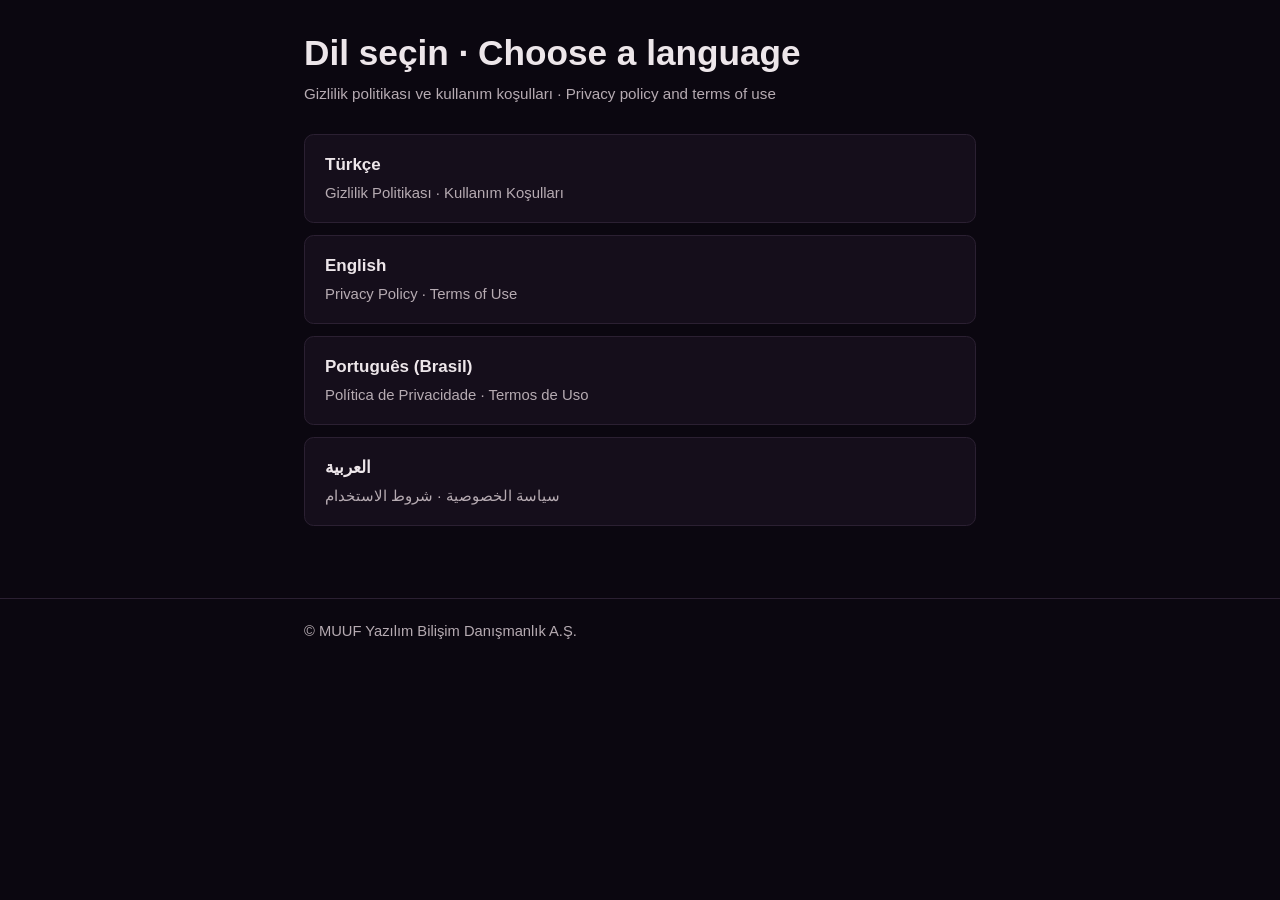
<file: index.html>
<!doctype html>
<html lang="en">
<head>
<meta charset="utf-8">
<meta name="viewport" content="width=device-width, initial-scale=1">
<meta http-equiv="Content-Security-Policy" content="default-src 'none'; style-src 'self'; img-src 'self'; base-uri 'none'; form-action 'none'">
<meta name="referrer" content="no-referrer">
<meta name="color-scheme" content="dark">
<title>Dil · Language · Idioma · اللغة</title>
<meta name="description" content="Gizlilik politikası ve kullanım koşulları · Privacy policy and terms of use · Política de privacidade e termos de uso · سياسة الخصوصية وشروط الاستخدام">
<link rel="stylesheet" href="style.css">
</head>
<body>
<main>
<div class="wrap">
<h1><span lang="tr">Dil seçin</span> · Choose a language</h1>
<p class="meta"><span lang="tr">Gizlilik politikası ve kullanım koşulları</span> · Privacy policy and terms of use</p>

<ul class="cards">
<li><a href="tr/index.html" lang="tr" hreflang="tr">Türkçe<small>Gizlilik Politikası · Kullanım Koşulları</small></a></li>
<li><a href="en/index.html" lang="en" hreflang="en">English<small>Privacy Policy · Terms of Use</small></a></li>
<li><a href="pt/index.html" lang="pt-BR" hreflang="pt-BR">Português (Brasil)<small>Política de Privacidade · Termos de Uso</small></a></li>
<li><a href="ar/index.html" lang="ar" hreflang="ar" dir="rtl">العربية<small>سياسة الخصوصية · شروط الاستخدام</small></a></li>
</ul>
</div>
</main>
<footer class="site-footer">
<div class="wrap">
<p>© MUUF Yazılım Bilişim Danışmanlık A.Ş.</p>
</div>
</footer>
</body>
</html>
</file>
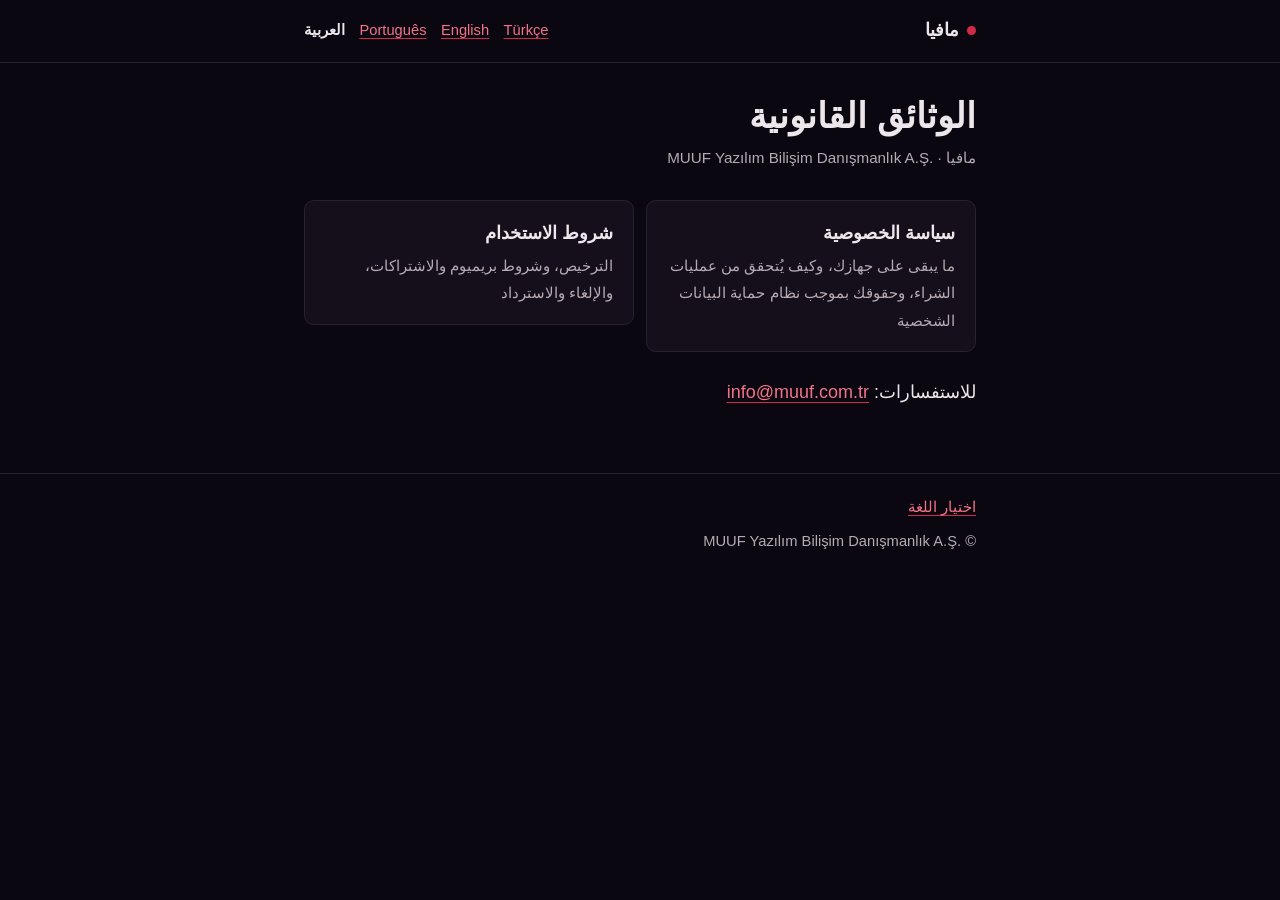
<file: ar/index.html>
<!doctype html>
<html lang="ar" dir="rtl">
<head>
<meta charset="utf-8">
<meta name="viewport" content="width=device-width, initial-scale=1">
<meta http-equiv="Content-Security-Policy" content="default-src 'none'; style-src 'self'; img-src 'self'; base-uri 'none'; form-action 'none'">
<meta name="referrer" content="no-referrer">
<meta name="color-scheme" content="dark">
<title>الوثائق القانونية · مافيا</title>
<meta name="description" content="سياسة الخصوصية وشروط الاستخدام لتطبيق مافيا.">
<link rel="stylesheet" href="../style.css">
</head>
<body>
<header class="site-header">
<div class="wrap">
<a class="brand" href="index.html"><bdi>مافيا</bdi></a>
<nav aria-label="اللغة">
<ul class="langs">
<li><a href="../tr/index.html" lang="tr" hreflang="tr" dir="ltr">Türkçe</a></li>
<li><a href="../en/index.html" lang="en" hreflang="en" dir="ltr">English</a></li>
<li><a href="../pt/index.html" lang="pt-BR" hreflang="pt-BR" dir="ltr">Português</a></li>
<li><a href="index.html" aria-current="page">العربية</a></li>
</ul>
</nav>
</div>
</header>

<main>
<div class="wrap">
<h1>الوثائق القانونية</h1>
<p class="meta"><bdi>مافيا</bdi> · <bdi>MUUF Yazılım Bilişim Danışmanlık A.Ş.</bdi></p>

<ul class="cards two">
<li><a href="privacy.html">سياسة الخصوصية<small>ما يبقى على جهازك، وكيف يُتحقق من عمليات الشراء، وحقوقك بموجب نظام حماية البيانات الشخصية</small></a></li>
<li><a href="terms.html">شروط الاستخدام<small>الترخيص، وشروط بريميوم والاشتراكات، والإلغاء والاسترداد</small></a></li>
</ul>

<p>للاستفسارات: <a href="mailto:info@muuf.com.tr" dir="ltr">info@muuf.com.tr</a></p>
</div>
</main>

<footer class="site-footer">
<div class="wrap">
<p><a href="../index.html">اختيار اللغة</a></p>
<p>© <bdi>MUUF Yazılım Bilişim Danışmanlık A.Ş.</bdi></p>
</div>
</footer>
</body>
</html>
</file>
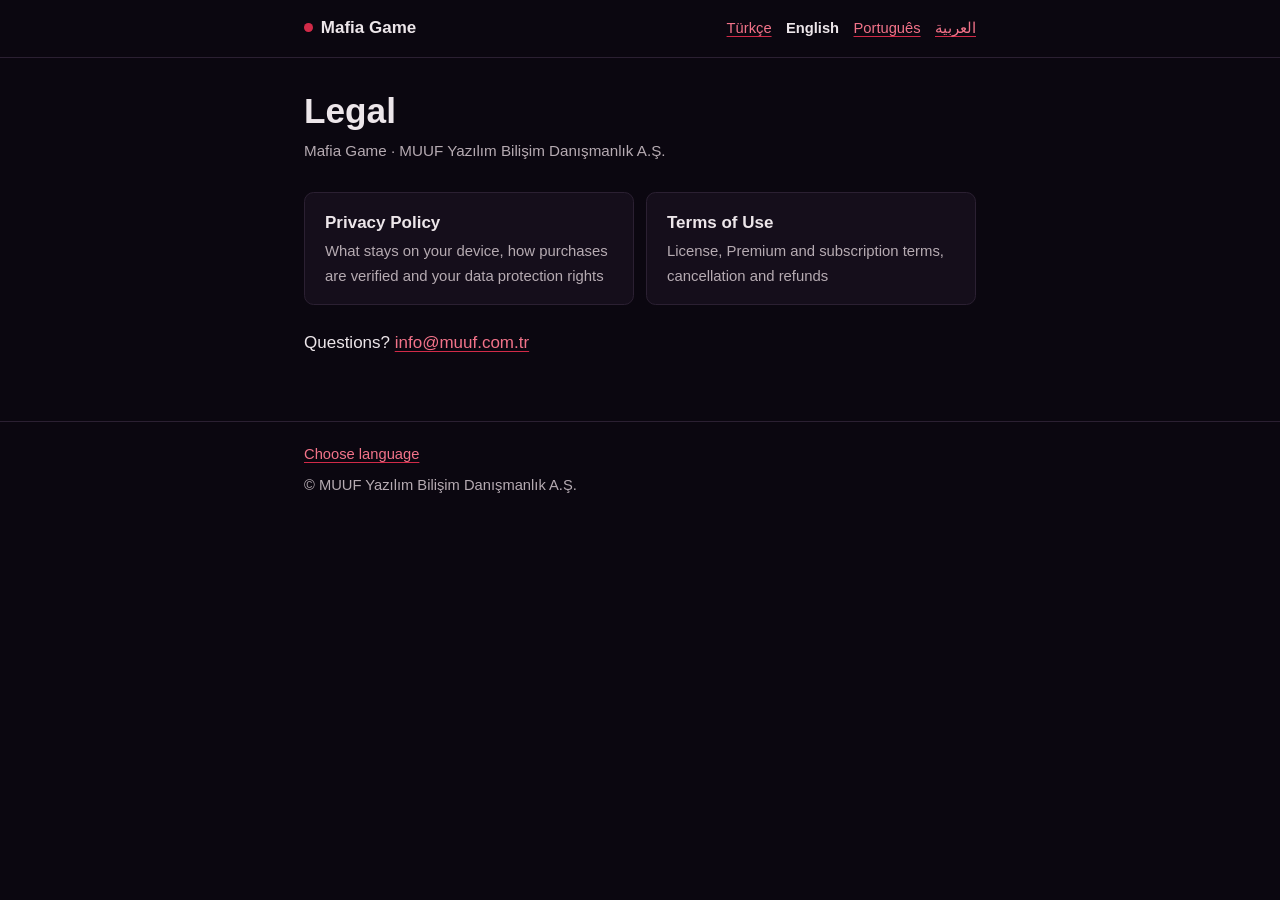
<file: en/index.html>
<!doctype html>
<html lang="en">
<head>
<meta charset="utf-8">
<meta name="viewport" content="width=device-width, initial-scale=1">
<meta http-equiv="Content-Security-Policy" content="default-src 'none'; style-src 'self'; img-src 'self'; base-uri 'none'; form-action 'none'">
<meta name="referrer" content="no-referrer">
<meta name="color-scheme" content="dark">
<title>Legal · Mafia Game</title>
<meta name="description" content="Mafia Game privacy policy and terms of use.">
<link rel="stylesheet" href="../style.css">
</head>
<body>
<header class="site-header">
<div class="wrap">
<a class="brand" href="index.html">Mafia Game</a>
<nav aria-label="Language">
<ul class="langs">
<li><a href="../tr/index.html" lang="tr" hreflang="tr">Türkçe</a></li>
<li><a href="index.html" aria-current="page">English</a></li>
<li><a href="../pt/index.html" lang="pt-BR" hreflang="pt-BR">Português</a></li>
<li><a href="../ar/index.html" lang="ar" hreflang="ar" dir="rtl">العربية</a></li>
</ul>
</nav>
</div>
</header>

<main>
<div class="wrap">
<h1>Legal</h1>
<p class="meta">Mafia Game · MUUF Yazılım Bilişim Danışmanlık A.Ş.</p>

<ul class="cards two">
<li><a href="privacy.html">Privacy Policy<small>What stays on your device, how purchases are verified and your data protection rights</small></a></li>
<li><a href="terms.html">Terms of Use<small>License, Premium and subscription terms, cancellation and refunds</small></a></li>
</ul>

<p>Questions? <a href="mailto:info@muuf.com.tr">info@muuf.com.tr</a></p>
</div>
</main>

<footer class="site-footer">
<div class="wrap">
<p><a href="../index.html">Choose language</a></p>
<p>© MUUF Yazılım Bilişim Danışmanlık A.Ş.</p>
</div>
</footer>
</body>
</html>
</file>
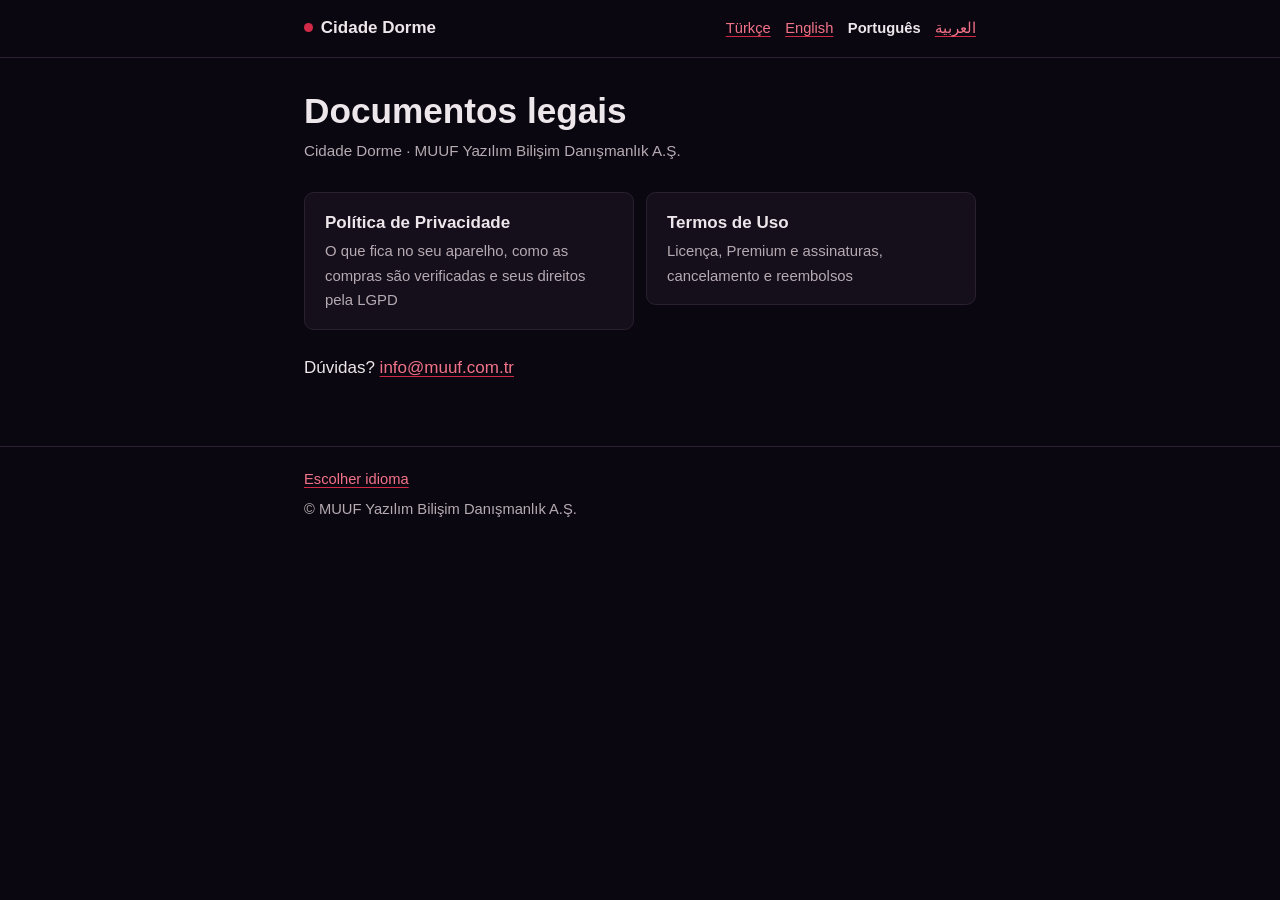
<file: pt/index.html>
<!doctype html>
<html lang="pt-BR">
<head>
<meta charset="utf-8">
<meta name="viewport" content="width=device-width, initial-scale=1">
<meta http-equiv="Content-Security-Policy" content="default-src 'none'; style-src 'self'; img-src 'self'; base-uri 'none'; form-action 'none'">
<meta name="referrer" content="no-referrer">
<meta name="color-scheme" content="dark">
<title>Documentos Legais · Cidade Dorme</title>
<meta name="description" content="Política de privacidade e termos de uso do aplicativo Cidade Dorme.">
<link rel="stylesheet" href="../style.css">
</head>
<body>
<header class="site-header">
<div class="wrap">
<a class="brand" href="index.html">Cidade Dorme</a>
<nav aria-label="Idioma">
<ul class="langs">
<li><a href="../tr/index.html" lang="tr" hreflang="tr">Türkçe</a></li>
<li><a href="../en/index.html" lang="en" hreflang="en">English</a></li>
<li><a href="index.html" aria-current="page">Português</a></li>
<li><a href="../ar/index.html" lang="ar" hreflang="ar" dir="rtl">العربية</a></li>
</ul>
</nav>
</div>
</header>

<main>
<div class="wrap">
<h1>Documentos legais</h1>
<p class="meta">Cidade Dorme · MUUF Yazılım Bilişim Danışmanlık A.Ş.</p>

<ul class="cards two">
<li><a href="privacy.html">Política de Privacidade<small>O que fica no seu aparelho, como as compras são verificadas e seus direitos pela LGPD</small></a></li>
<li><a href="terms.html">Termos de Uso<small>Licença, Premium e assinaturas, cancelamento e reembolsos</small></a></li>
</ul>

<p>Dúvidas? <a href="mailto:info@muuf.com.tr">info@muuf.com.tr</a></p>
</div>
</main>

<footer class="site-footer">
<div class="wrap">
<p><a href="../index.html">Escolher idioma</a></p>
<p>© MUUF Yazılım Bilişim Danışmanlık A.Ş.</p>
</div>
</footer>
</body>
</html>
</file>
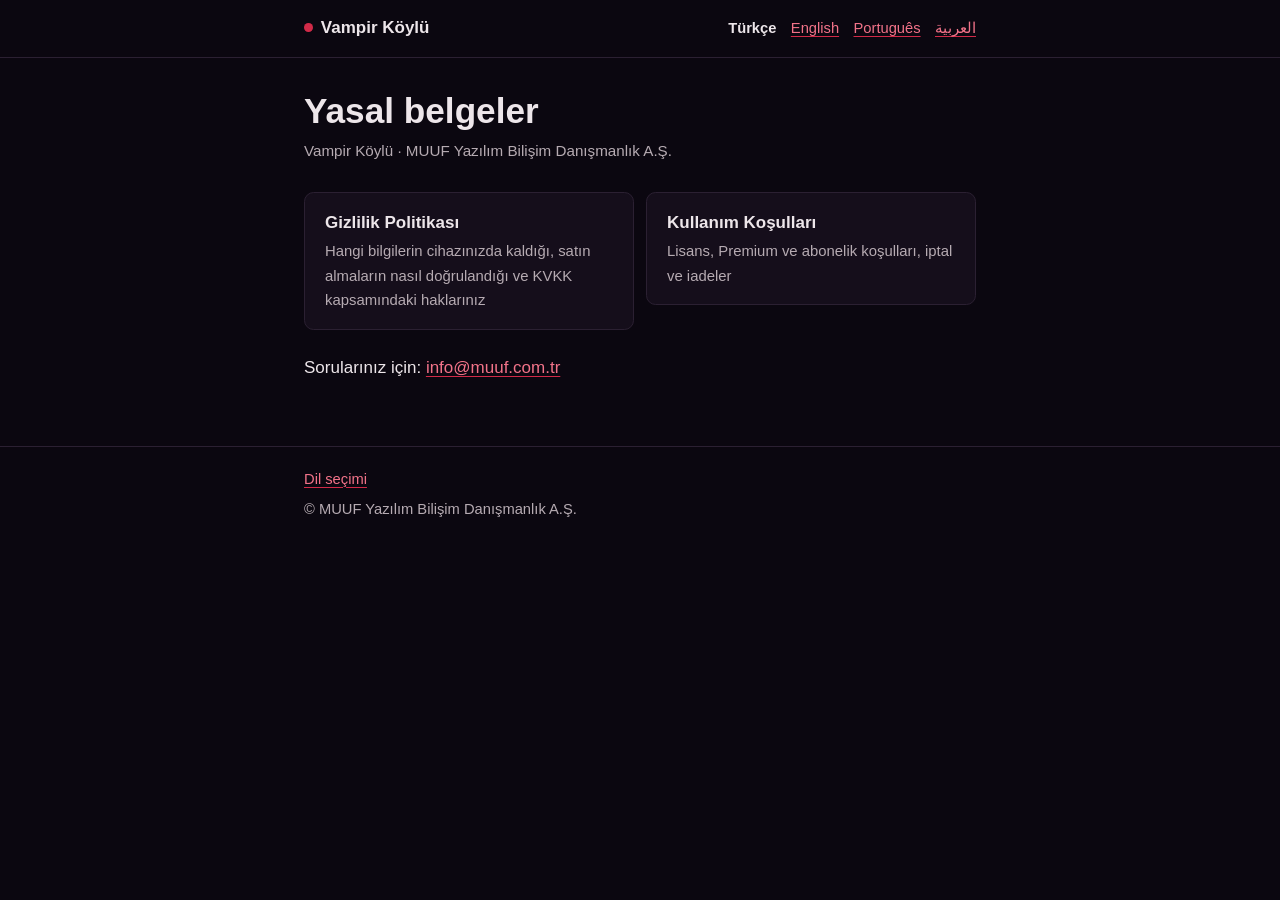
<file: tr/index.html>
<!doctype html>
<html lang="tr">
<head>
<meta charset="utf-8">
<meta name="viewport" content="width=device-width, initial-scale=1">
<meta http-equiv="Content-Security-Policy" content="default-src 'none'; style-src 'self'; img-src 'self'; base-uri 'none'; form-action 'none'">
<meta name="referrer" content="no-referrer">
<meta name="color-scheme" content="dark">
<title>Yasal Belgeler · Vampir Köylü</title>
<meta name="description" content="Vampir Köylü gizlilik politikası ve kullanım koşulları.">
<link rel="stylesheet" href="../style.css">
</head>
<body>
<header class="site-header">
<div class="wrap">
<a class="brand" href="index.html">Vampir Köylü</a>
<nav aria-label="Dil">
<ul class="langs">
<li><a href="index.html" aria-current="page">Türkçe</a></li>
<li><a href="../en/index.html" lang="en" hreflang="en">English</a></li>
<li><a href="../pt/index.html" lang="pt-BR" hreflang="pt-BR">Português</a></li>
<li><a href="../ar/index.html" lang="ar" hreflang="ar" dir="rtl">العربية</a></li>
</ul>
</nav>
</div>
</header>

<main>
<div class="wrap">
<h1>Yasal belgeler</h1>
<p class="meta">Vampir Köylü · MUUF Yazılım Bilişim Danışmanlık A.Ş.</p>

<ul class="cards two">
<li><a href="privacy.html">Gizlilik Politikası<small>Hangi bilgilerin cihazınızda kaldığı, satın almaların nasıl doğrulandığı ve KVKK kapsamındaki haklarınız</small></a></li>
<li><a href="terms.html">Kullanım Koşulları<small>Lisans, Premium ve abonelik koşulları, iptal ve iadeler</small></a></li>
</ul>

<p>Sorularınız için: <a href="mailto:info@muuf.com.tr">info@muuf.com.tr</a></p>
</div>
</main>

<footer class="site-footer">
<div class="wrap">
<p><a href="../index.html">Dil seçimi</a></p>
<p>© MUUF Yazılım Bilişim Danışmanlık A.Ş.</p>
</div>
</footer>
</body>
</html>
</file>
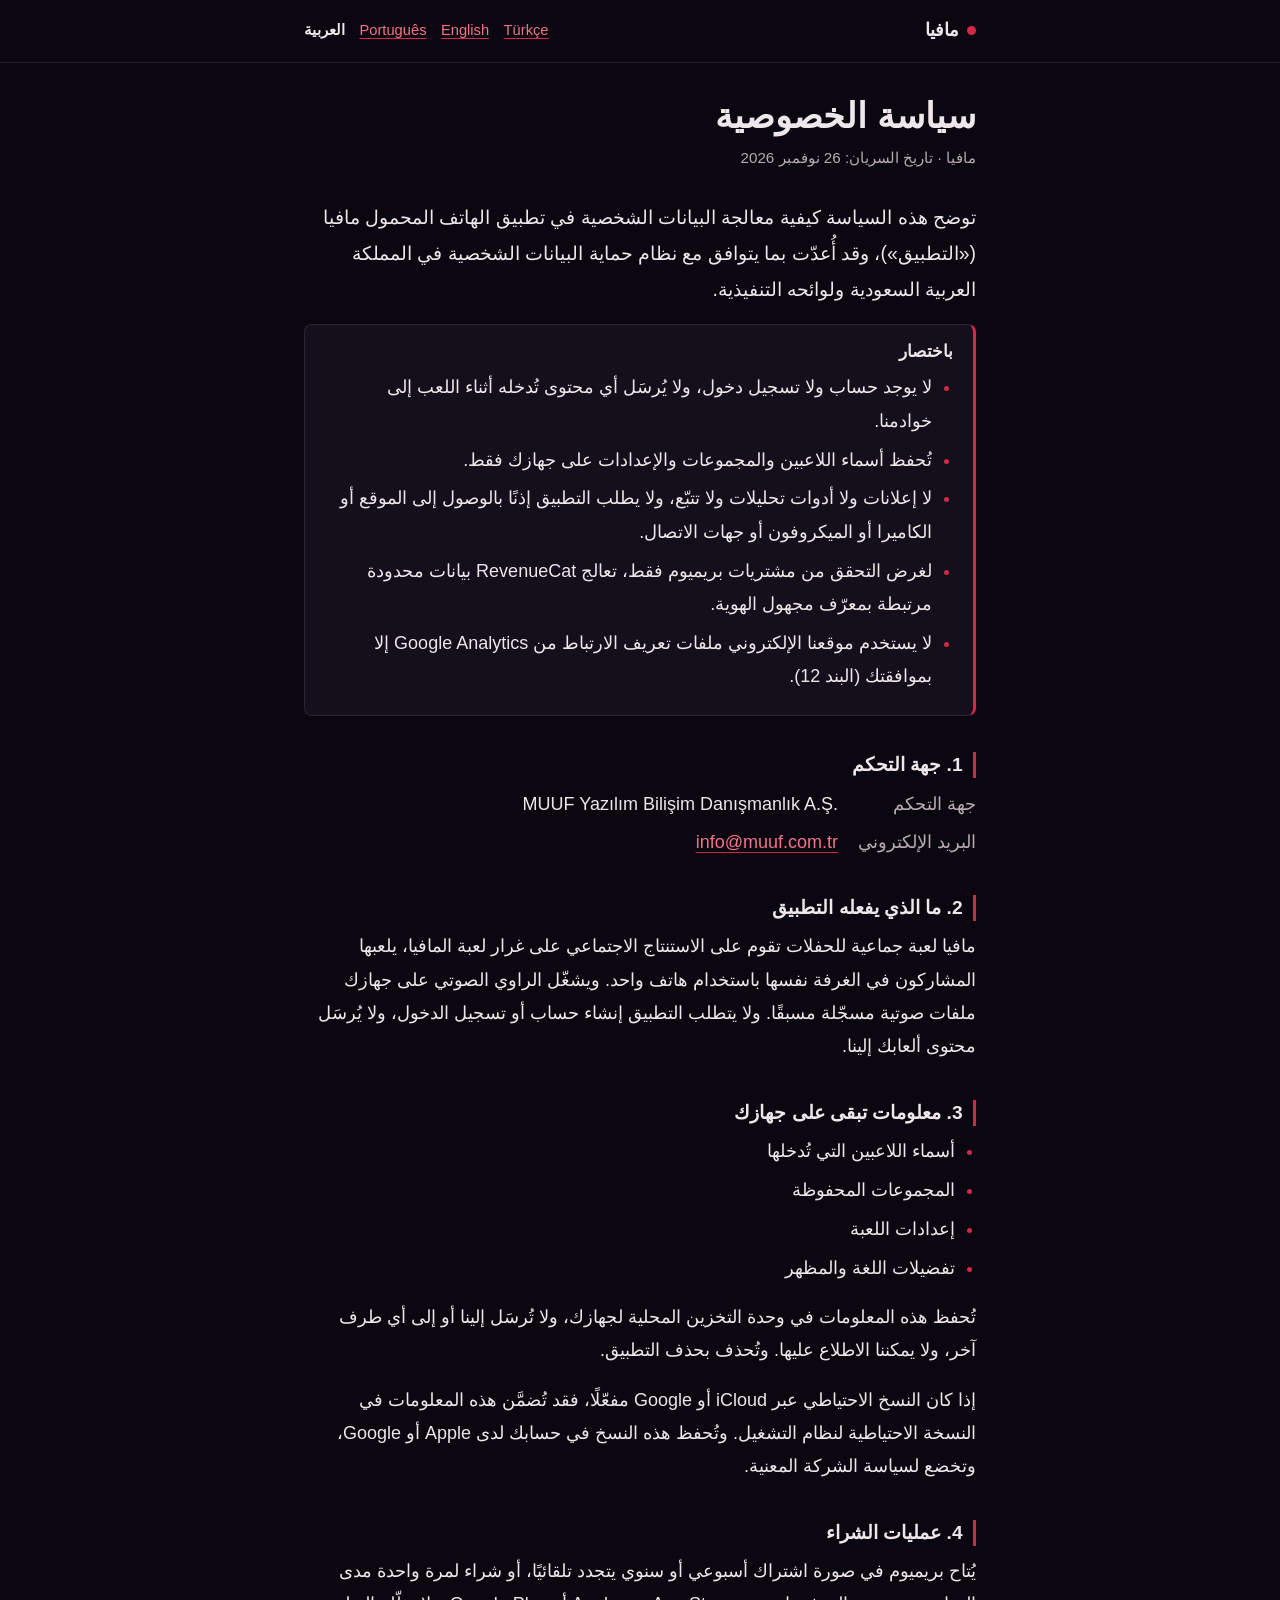
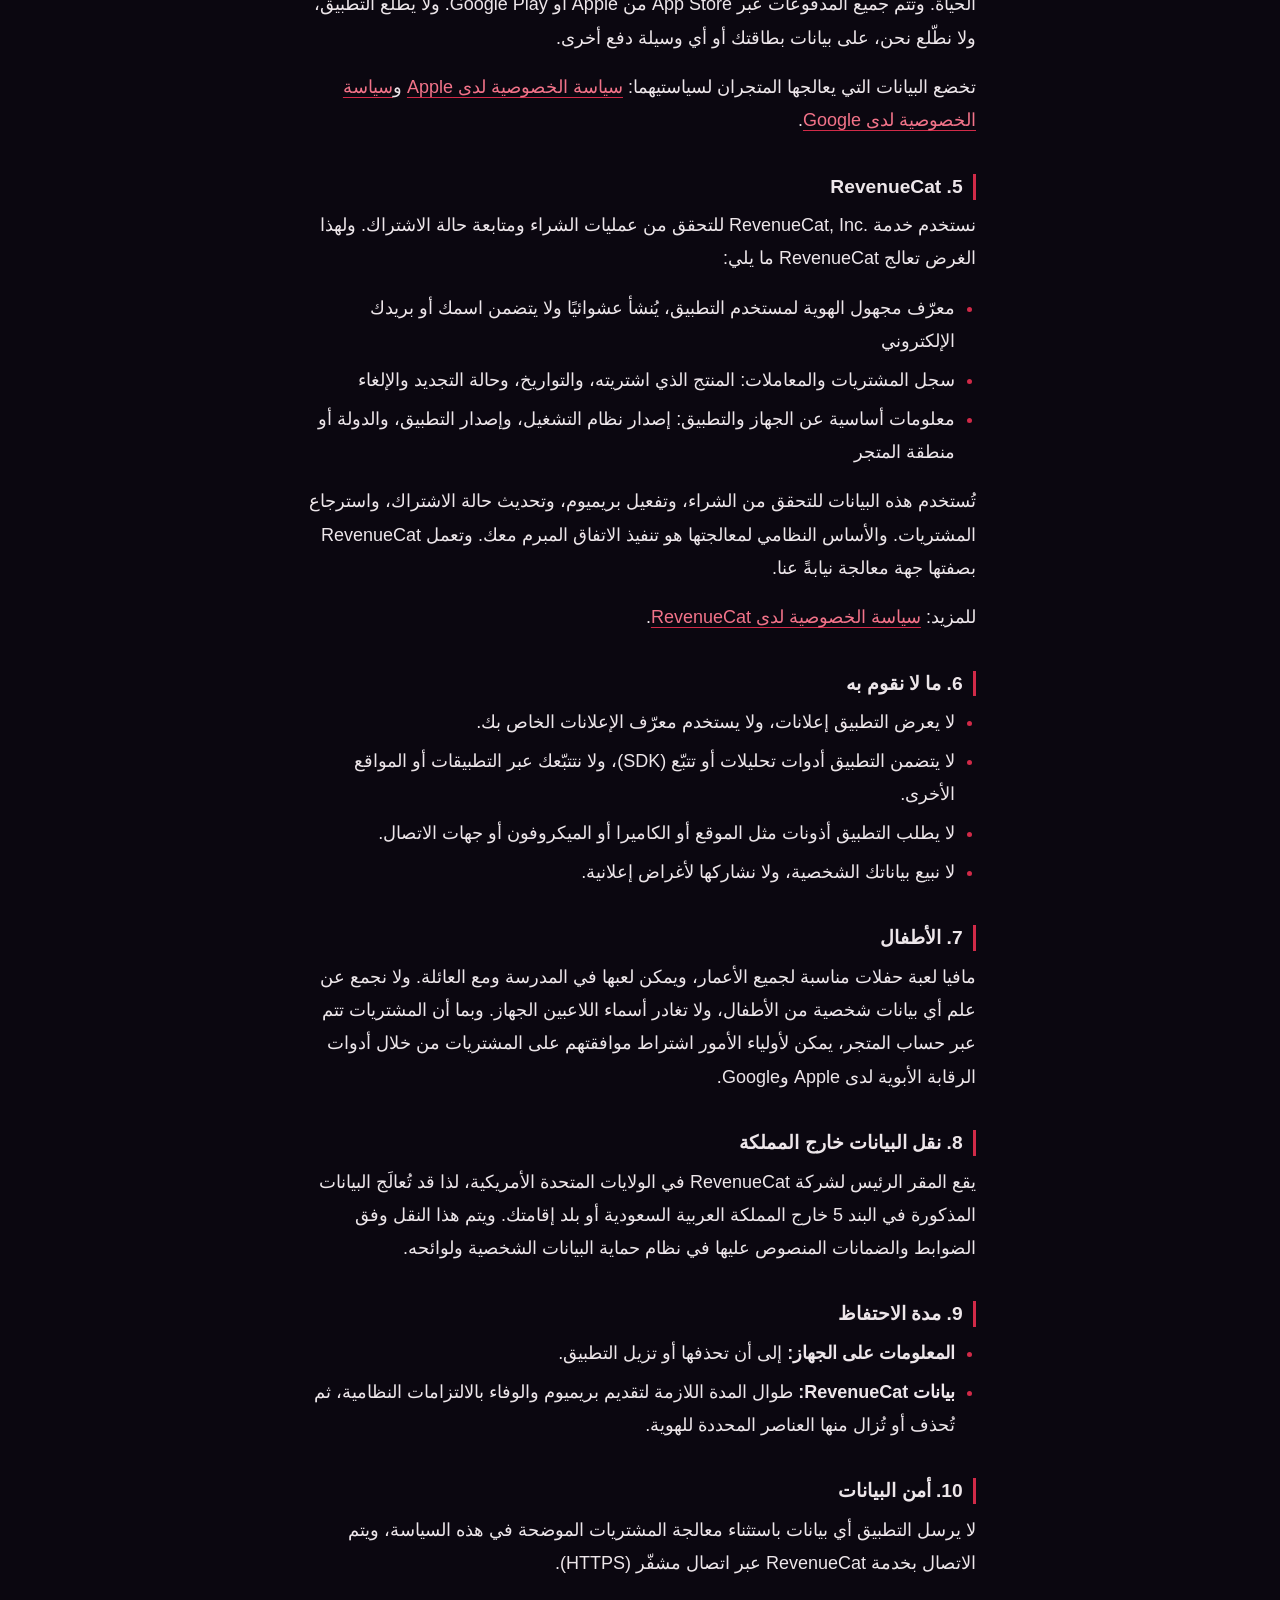
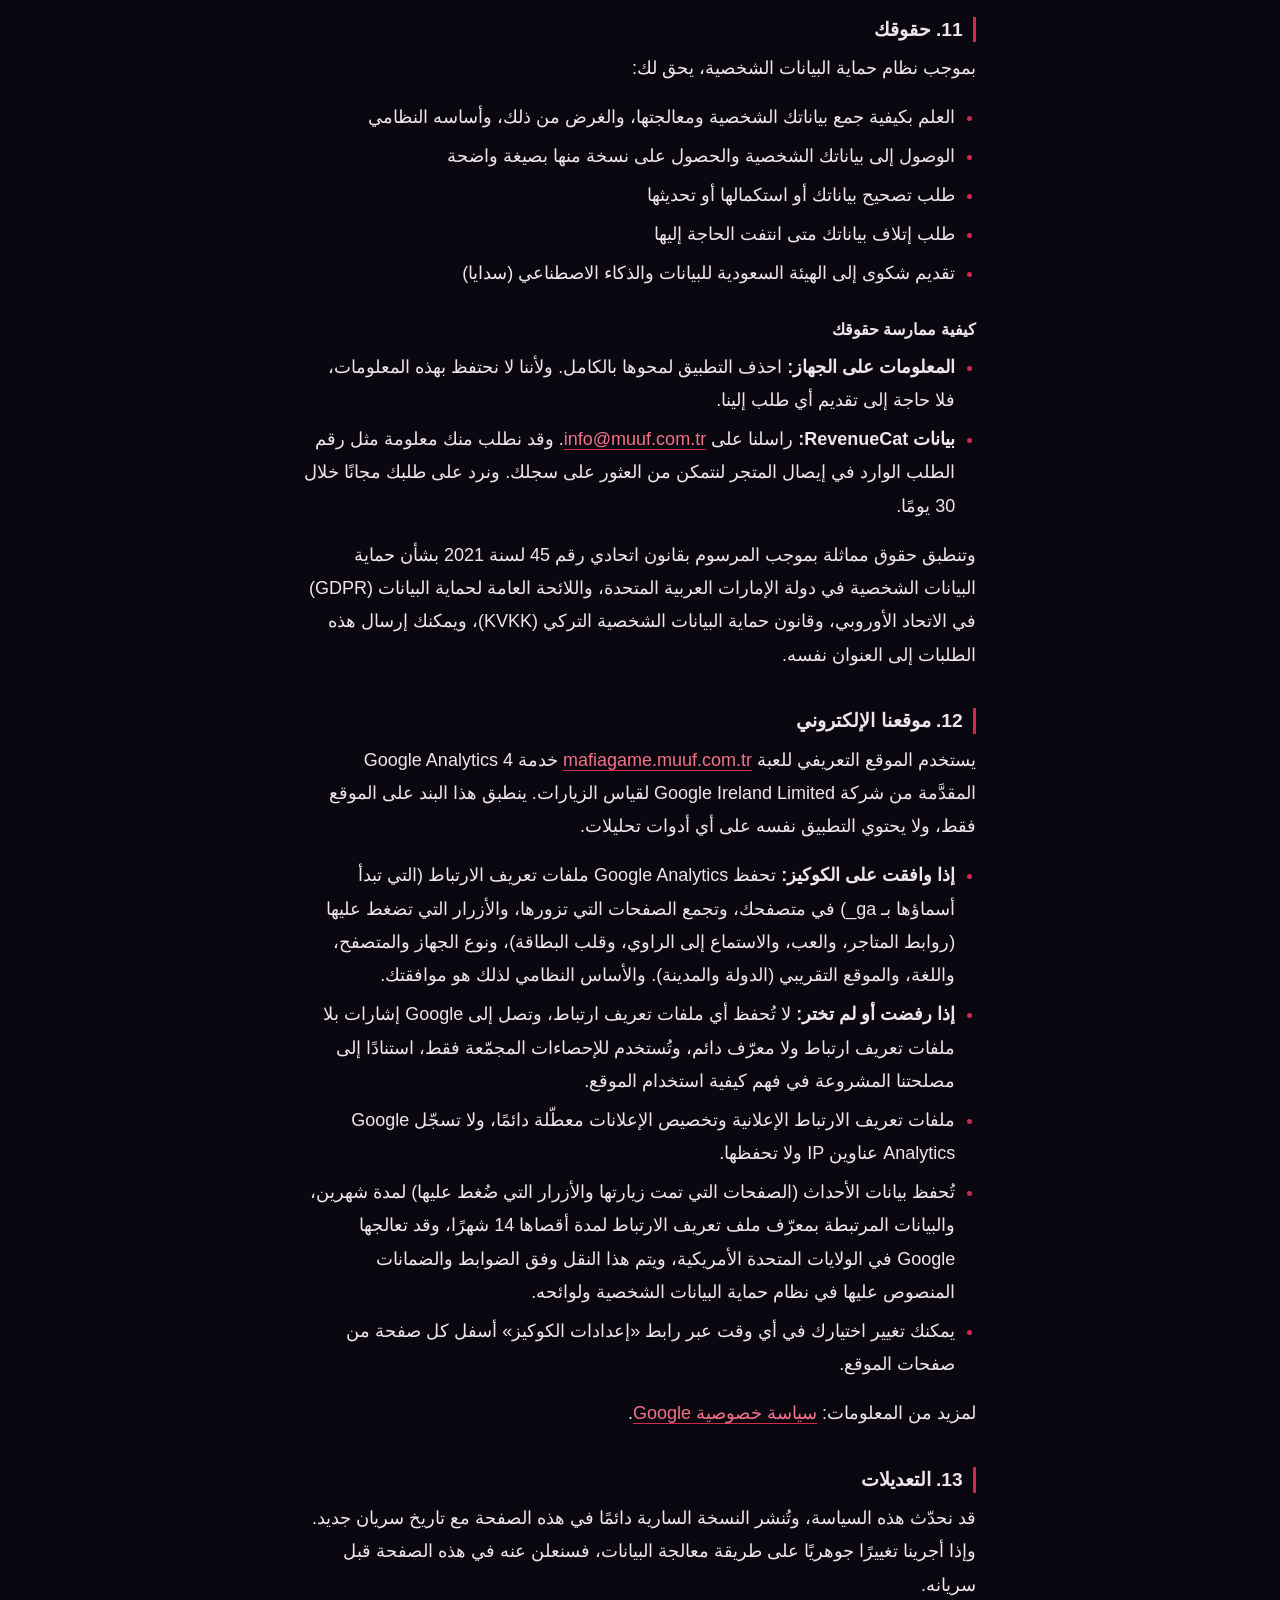
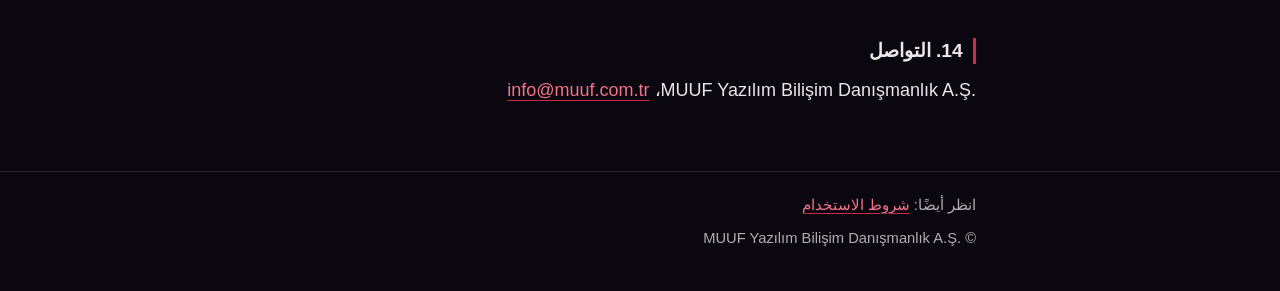
<file: ar/privacy.html>
<!doctype html>
<html lang="ar" dir="rtl">
<head>
<meta charset="utf-8">
<meta name="viewport" content="width=device-width, initial-scale=1">
<meta http-equiv="Content-Security-Policy" content="default-src 'none'; style-src 'self'; img-src 'self'; base-uri 'none'; form-action 'none'">
<meta name="referrer" content="no-referrer">
<meta name="color-scheme" content="dark">
<title>سياسة الخصوصية · مافيا</title>
<meta name="description" content="كيفية معالجة البيانات الشخصية في تطبيق مافيا وفق نظام حماية البيانات الشخصية.">
<link rel="stylesheet" href="../style.css">
</head>
<body>
<header class="site-header">
<div class="wrap">
<a class="brand" href="index.html"><bdi>مافيا</bdi></a>
<nav aria-label="اللغة">
<ul class="langs">
<li><a href="../tr/privacy.html" lang="tr" hreflang="tr" dir="ltr">Türkçe</a></li>
<li><a href="../en/privacy.html" lang="en" hreflang="en" dir="ltr">English</a></li>
<li><a href="../pt/privacy.html" lang="pt-BR" hreflang="pt-BR" dir="ltr">Português</a></li>
<li><a href="privacy.html" aria-current="page">العربية</a></li>
</ul>
</nav>
</div>
</header>

<main>
<div class="wrap">
<h1>سياسة الخصوصية</h1>
<p class="meta"><bdi>مافيا</bdi> · تاريخ السريان: <bdi>26 نوفمبر 2026</bdi></p>

<p class="lead">توضح هذه السياسة كيفية معالجة البيانات الشخصية في تطبيق الهاتف المحمول <bdi>مافيا</bdi> («التطبيق»)، وقد أُعدّت بما يتوافق مع نظام حماية البيانات الشخصية في المملكة العربية السعودية ولوائحه التنفيذية.</p>

<section class="summary" aria-labelledby="mulakhas">
<h2 id="mulakhas">باختصار</h2>
<ul>
<li>لا يوجد حساب ولا تسجيل دخول، ولا يُرسَل أي محتوى تُدخله أثناء اللعب إلى خوادمنا.</li>
<li>تُحفظ أسماء اللاعبين والمجموعات والإعدادات على جهازك فقط.</li>
<li>لا إعلانات ولا أدوات تحليلات ولا تتبّع، ولا يطلب التطبيق إذنًا بالوصول إلى الموقع أو الكاميرا أو الميكروفون أو جهات الاتصال.</li>
<li>لغرض التحقق من مشتريات بريميوم فقط، تعالج RevenueCat بيانات محدودة مرتبطة بمعرّف مجهول الهوية.</li>
<li>لا يستخدم موقعنا الإلكتروني ملفات تعريف الارتباط من Google Analytics إلا بموافقتك (البند 12).</li>
</ul>
</section>

<h2 id="jiha">1. جهة التحكم</h2>
<dl class="facts">
<dt>جهة التحكم</dt>
<dd><bdi>MUUF Yazılım Bilişim Danışmanlık A.Ş.</bdi></dd>
<dt>البريد الإلكتروني</dt>
<dd><a href="mailto:info@muuf.com.tr" dir="ltr">info@muuf.com.tr</a></dd>
</dl>

<h2 id="tatbiq">2. ما الذي يفعله التطبيق</h2>
<p><bdi>مافيا</bdi> لعبة جماعية للحفلات تقوم على الاستنتاج الاجتماعي على غرار لعبة المافيا، يلعبها المشاركون في الغرفة نفسها باستخدام هاتف واحد. ويشغّل الراوي الصوتي على جهازك ملفات صوتية مسجّلة مسبقًا. ولا يتطلب التطبيق إنشاء حساب أو تسجيل الدخول، ولا يُرسَل محتوى ألعابك إلينا.</p>

<h2 id="jihaz">3. معلومات تبقى على جهازك</h2>
<ul>
<li>أسماء اللاعبين التي تُدخلها</li>
<li>المجموعات المحفوظة</li>
<li>إعدادات اللعبة</li>
<li>تفضيلات اللغة والمظهر</li>
</ul>
<p>تُحفظ هذه المعلومات في وحدة التخزين المحلية لجهازك، ولا تُرسَل إلينا أو إلى أي طرف آخر، ولا يمكننا الاطلاع عليها. وتُحذف بحذف التطبيق.</p>
<p>إذا كان النسخ الاحتياطي عبر iCloud أو Google مفعّلًا، فقد تُضمَّن هذه المعلومات في النسخة الاحتياطية لنظام التشغيل. وتُحفظ هذه النسخ في حسابك لدى Apple أو Google، وتخضع لسياسة الشركة المعنية.</p>

<h2 id="shira">4. عمليات الشراء</h2>
<p>يُتاح بريميوم في صورة اشتراك أسبوعي أو سنوي يتجدد تلقائيًا، أو شراء لمرة واحدة مدى الحياة. وتتم جميع المدفوعات عبر App Store من Apple أو Google Play. ولا يطّلع التطبيق، ولا نطّلع نحن، على بيانات بطاقتك أو أي وسيلة دفع أخرى.</p>
<p>تخضع البيانات التي يعالجها المتجران لسياستيهما: <a href="https://www.apple.com/legal/privacy/" rel="noopener noreferrer">سياسة الخصوصية لدى Apple</a> و<a href="https://policies.google.com/privacy?hl=ar" rel="noopener noreferrer">سياسة الخصوصية لدى Google</a>.</p>

<h2 id="revenuecat">5. RevenueCat</h2>
<p>نستخدم خدمة <span dir="ltr">RevenueCat, Inc.</span> للتحقق من عمليات الشراء ومتابعة حالة الاشتراك. ولهذا الغرض تعالج RevenueCat ما يلي:</p>
<ul>
<li>معرّف مجهول الهوية لمستخدم التطبيق، يُنشأ عشوائيًا ولا يتضمن اسمك أو بريدك الإلكتروني</li>
<li>سجل المشتريات والمعاملات: المنتج الذي اشتريته، والتواريخ، وحالة التجديد والإلغاء</li>
<li>معلومات أساسية عن الجهاز والتطبيق: إصدار نظام التشغيل، وإصدار التطبيق، والدولة أو منطقة المتجر</li>
</ul>
<p>تُستخدم هذه البيانات للتحقق من الشراء، وتفعيل بريميوم، وتحديث حالة الاشتراك، واسترجاع المشتريات. والأساس النظامي لمعالجتها هو تنفيذ الاتفاق المبرم معك. وتعمل RevenueCat بصفتها جهة معالجة نيابةً عنا.</p>
<p>للمزيد: <a href="https://www.revenuecat.com/privacy" rel="noopener noreferrer">سياسة الخصوصية لدى RevenueCat</a>.</p>

<h2 id="la-naqum">6. ما لا نقوم به</h2>
<ul>
<li>لا يعرض التطبيق إعلانات، ولا يستخدم معرّف الإعلانات الخاص بك.</li>
<li>لا يتضمن التطبيق أدوات تحليلات أو تتبّع (SDK)، ولا نتتبّعك عبر التطبيقات أو المواقع الأخرى.</li>
<li>لا يطلب التطبيق أذونات مثل الموقع أو الكاميرا أو الميكروفون أو جهات الاتصال.</li>
<li>لا نبيع بياناتك الشخصية، ولا نشاركها لأغراض إعلانية.</li>
</ul>

<h2 id="atfal">7. الأطفال</h2>
<p><bdi>مافيا</bdi> لعبة حفلات مناسبة لجميع الأعمار، ويمكن لعبها في المدرسة ومع العائلة. ولا نجمع عن علم أي بيانات شخصية من الأطفال، ولا تغادر أسماء اللاعبين الجهاز. وبما أن المشتريات تتم عبر حساب المتجر، يمكن لأولياء الأمور اشتراط موافقتهم على المشتريات من خلال أدوات الرقابة الأبوية لدى Apple وGoogle.</p>

<h2 id="naql">8. نقل البيانات خارج المملكة</h2>
<p>يقع المقر الرئيس لشركة RevenueCat في الولايات المتحدة الأمريكية، لذا قد تُعالَج البيانات المذكورة في البند 5 خارج المملكة العربية السعودية أو بلد إقامتك. ويتم هذا النقل وفق الضوابط والضمانات المنصوص عليها في نظام حماية البيانات الشخصية ولوائحه.</p>

<h2 id="ihtifaz">9. مدة الاحتفاظ</h2>
<ul>
<li><strong>المعلومات على الجهاز:</strong> إلى أن تحذفها أو تزيل التطبيق.</li>
<li><strong>بيانات RevenueCat:</strong> طوال المدة اللازمة لتقديم بريميوم والوفاء بالالتزامات النظامية، ثم تُحذف أو تُزال منها العناصر المحددة للهوية.</li>
</ul>

<h2 id="amn">10. أمن البيانات</h2>
<p>لا يرسل التطبيق أي بيانات باستثناء معالجة المشتريات الموضحة في هذه السياسة، ويتم الاتصال بخدمة RevenueCat عبر اتصال مشفّر (HTTPS).</p>

<h2 id="huquq">11. حقوقك</h2>
<p>بموجب نظام حماية البيانات الشخصية، يحق لك:</p>
<ul>
<li>العلم بكيفية جمع بياناتك الشخصية ومعالجتها، والغرض من ذلك، وأساسه النظامي</li>
<li>الوصول إلى بياناتك الشخصية والحصول على نسخة منها بصيغة واضحة</li>
<li>طلب تصحيح بياناتك أو استكمالها أو تحديثها</li>
<li>طلب إتلاف بياناتك متى انتفت الحاجة إليها</li>
<li>تقديم شكوى إلى الهيئة السعودية للبيانات والذكاء الاصطناعي (سدايا)</li>
</ul>
<h3>كيفية ممارسة حقوقك</h3>
<ul>
<li><strong>المعلومات على الجهاز:</strong> احذف التطبيق لمحوها بالكامل. ولأننا لا نحتفظ بهذه المعلومات، فلا حاجة إلى تقديم أي طلب إلينا.</li>
<li><strong>بيانات RevenueCat:</strong> راسلنا على <a href="mailto:info@muuf.com.tr" dir="ltr">info@muuf.com.tr</a>. وقد نطلب منك معلومة مثل رقم الطلب الوارد في إيصال المتجر لنتمكن من العثور على سجلك. ونرد على طلبك مجانًا خلال 30 يومًا.</li>
</ul>
<p>وتنطبق حقوق مماثلة بموجب المرسوم بقانون اتحادي رقم 45 لسنة 2021 بشأن حماية البيانات الشخصية في دولة الإمارات العربية المتحدة، واللائحة العامة لحماية البيانات (GDPR) في الاتحاد الأوروبي، وقانون حماية البيانات الشخصية التركي (KVKK)، ويمكنك إرسال هذه الطلبات إلى العنوان نفسه.</p>

<h2 id="web">12. موقعنا الإلكتروني</h2>
<p>يستخدم الموقع التعريفي للعبة <a href="https://mafiagame.muuf.com.tr/"><bdi>mafiagame.muuf.com.tr</bdi></a> خدمة Google Analytics 4 المقدَّمة من شركة Google Ireland Limited لقياس الزيارات. ينطبق هذا البند على الموقع فقط، ولا يحتوي التطبيق نفسه على أي أدوات تحليلات.</p>
<ul>
<li><strong>إذا وافقت على الكوكيز:</strong> تحفظ Google Analytics ملفات تعريف الارتباط (التي تبدأ أسماؤها بـ <bdi>_ga</bdi>) في متصفحك، وتجمع الصفحات التي تزورها، والأزرار التي تضغط عليها (روابط المتاجر، والعب، والاستماع إلى الراوي، وقلب البطاقة)، ونوع الجهاز والمتصفح، واللغة، والموقع التقريبي (الدولة والمدينة). والأساس النظامي لذلك هو موافقتك.</li>
<li><strong>إذا رفضت أو لم تختر:</strong> لا تُحفظ أي ملفات تعريف ارتباط، وتصل إلى Google إشارات بلا ملفات تعريف ارتباط ولا معرّف دائم، وتُستخدم للإحصاءات المجمّعة فقط، استنادًا إلى مصلحتنا المشروعة في فهم كيفية استخدام الموقع.</li>
<li>ملفات تعريف الارتباط الإعلانية وتخصيص الإعلانات معطّلة دائمًا، ولا تسجّل Google Analytics عناوين IP ولا تحفظها.</li>
<li>تُحفظ بيانات الأحداث (الصفحات التي تمت زيارتها والأزرار التي ضُغط عليها) لمدة شهرين، والبيانات المرتبطة بمعرّف ملف تعريف الارتباط لمدة أقصاها 14 شهرًا، وقد تعالجها Google في الولايات المتحدة الأمريكية، ويتم هذا النقل وفق الضوابط والضمانات المنصوص عليها في نظام حماية البيانات الشخصية ولوائحه.</li>
<li>يمكنك تغيير اختيارك في أي وقت عبر رابط «إعدادات الكوكيز» أسفل كل صفحة من صفحات الموقع.</li>
</ul>
<p>لمزيد من المعلومات: <a href="https://policies.google.com/privacy?hl=ar" rel="noopener noreferrer">سياسة خصوصية Google</a>.</p>

<h2 id="taadilat">13. التعديلات</h2>
<p>قد نحدّث هذه السياسة، وتُنشر النسخة السارية دائمًا في هذه الصفحة مع تاريخ سريان جديد. وإذا أجرينا تغييرًا جوهريًا على طريقة معالجة البيانات، فسنعلن عنه في هذه الصفحة قبل سريانه.</p>

<h2 id="tawasul">14. التواصل</h2>
<p><bdi>MUUF Yazılım Bilişim Danışmanlık A.Ş.</bdi>، <a href="mailto:info@muuf.com.tr" dir="ltr">info@muuf.com.tr</a></p>
</div>
</main>

<footer class="site-footer">
<div class="wrap">
<p>انظر أيضًا: <a href="terms.html">شروط الاستخدام</a></p>
<p>© <bdi>MUUF Yazılım Bilişim Danışmanlık A.Ş.</bdi></p>
</div>
</footer>
</body>
</html>
</file>
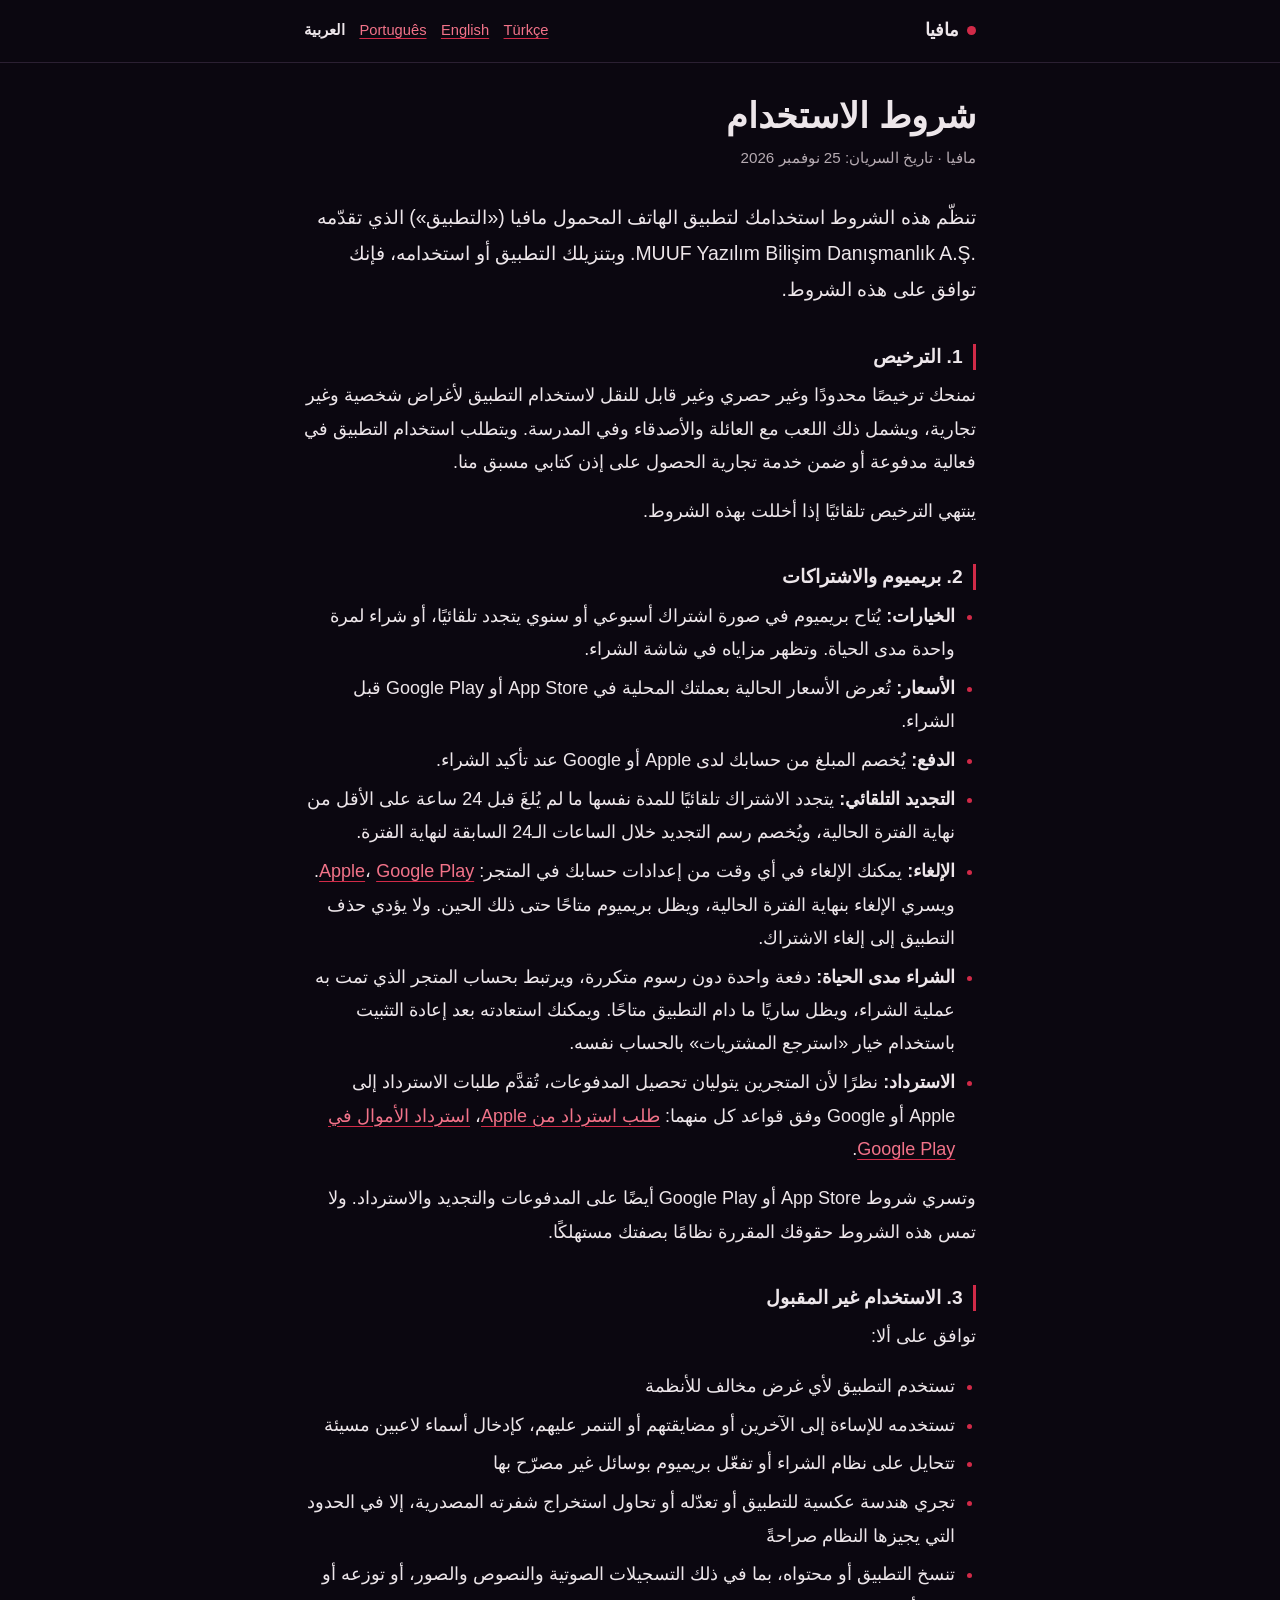
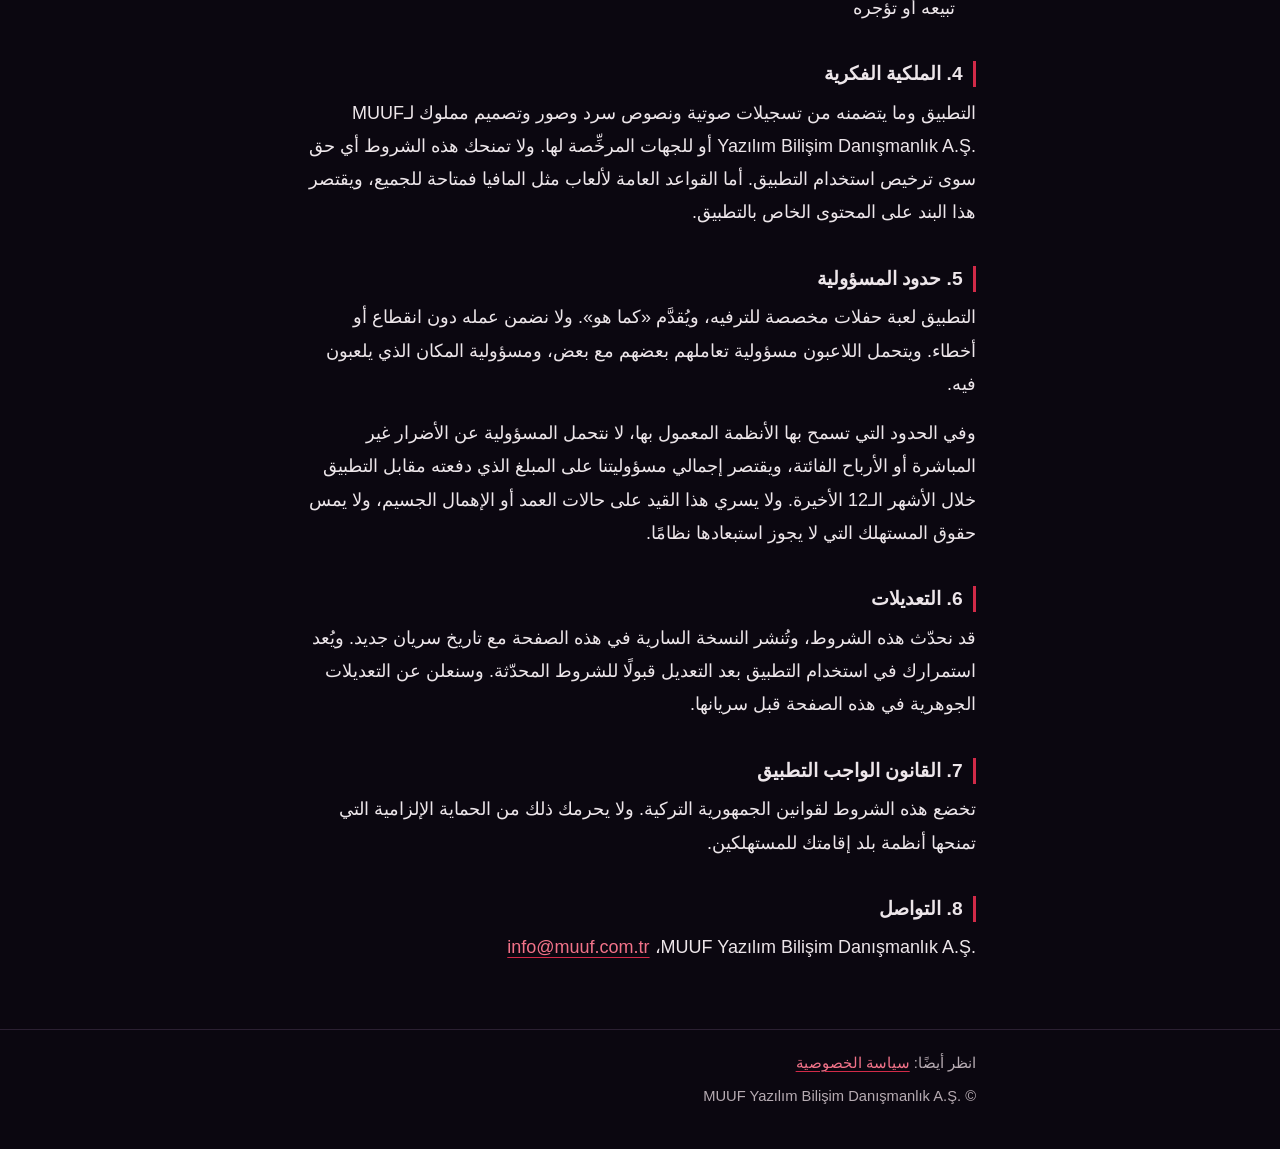
<file: ar/terms.html>
<!doctype html>
<html lang="ar" dir="rtl">
<head>
<meta charset="utf-8">
<meta name="viewport" content="width=device-width, initial-scale=1">
<meta http-equiv="Content-Security-Policy" content="default-src 'none'; style-src 'self'; img-src 'self'; base-uri 'none'; form-action 'none'">
<meta name="referrer" content="no-referrer">
<meta name="color-scheme" content="dark">
<title>شروط الاستخدام · مافيا</title>
<meta name="description" content="شروط استخدام تطبيق مافيا، بما في ذلك شروط بريميوم والاشتراكات.">
<link rel="stylesheet" href="../style.css">
</head>
<body>
<header class="site-header">
<div class="wrap">
<a class="brand" href="index.html"><bdi>مافيا</bdi></a>
<nav aria-label="اللغة">
<ul class="langs">
<li><a href="../tr/terms.html" lang="tr" hreflang="tr" dir="ltr">Türkçe</a></li>
<li><a href="../en/terms.html" lang="en" hreflang="en" dir="ltr">English</a></li>
<li><a href="../pt/terms.html" lang="pt-BR" hreflang="pt-BR" dir="ltr">Português</a></li>
<li><a href="terms.html" aria-current="page">العربية</a></li>
</ul>
</nav>
</div>
</header>

<main>
<div class="wrap">
<h1>شروط الاستخدام</h1>
<p class="meta"><bdi>مافيا</bdi> · تاريخ السريان: <bdi>25 نوفمبر 2026</bdi></p>

<p class="lead">تنظّم هذه الشروط استخدامك لتطبيق الهاتف المحمول <bdi>مافيا</bdi> («التطبيق») الذي تقدّمه <bdi>MUUF Yazılım Bilişim Danışmanlık A.Ş.</bdi>. وبتنزيلك التطبيق أو استخدامه، فإنك توافق على هذه الشروط.</p>

<h2 id="tarkhis">1. الترخيص</h2>
<p>نمنحك ترخيصًا محدودًا وغير حصري وغير قابل للنقل لاستخدام التطبيق لأغراض شخصية وغير تجارية، ويشمل ذلك اللعب مع العائلة والأصدقاء وفي المدرسة. ويتطلب استخدام التطبيق في فعالية مدفوعة أو ضمن خدمة تجارية الحصول على إذن كتابي مسبق منا.</p>
<p>ينتهي الترخيص تلقائيًا إذا أخللت بهذه الشروط.</p>

<h2 id="premium">2. بريميوم والاشتراكات</h2>
<ul>
<li><strong>الخيارات:</strong> يُتاح بريميوم في صورة اشتراك أسبوعي أو سنوي يتجدد تلقائيًا، أو شراء لمرة واحدة مدى الحياة. وتظهر مزاياه في شاشة الشراء.</li>
<li><strong>الأسعار:</strong> تُعرض الأسعار الحالية بعملتك المحلية في App Store أو Google Play قبل الشراء.</li>
<li><strong>الدفع:</strong> يُخصم المبلغ من حسابك لدى Apple أو Google عند تأكيد الشراء.</li>
<li><strong>التجديد التلقائي:</strong> يتجدد الاشتراك تلقائيًا للمدة نفسها ما لم يُلغَ قبل 24 ساعة على الأقل من نهاية الفترة الحالية، ويُخصم رسم التجديد خلال الساعات الـ24 السابقة لنهاية الفترة.</li>
<li><strong>الإلغاء:</strong> يمكنك الإلغاء في أي وقت من إعدادات حسابك في المتجر: <a href="https://support.apple.com/118428" rel="noopener noreferrer">Apple</a>، <a href="https://support.google.com/googleplay/answer/7018481?hl=ar" rel="noopener noreferrer">Google Play</a>. ويسري الإلغاء بنهاية الفترة الحالية، ويظل بريميوم متاحًا حتى ذلك الحين. ولا يؤدي حذف التطبيق إلى إلغاء الاشتراك.</li>
<li><strong>الشراء مدى الحياة:</strong> دفعة واحدة دون رسوم متكررة، ويرتبط بحساب المتجر الذي تمت به عملية الشراء، ويظل ساريًا ما دام التطبيق متاحًا. ويمكنك استعادته بعد إعادة التثبيت باستخدام خيار «استرجع المشتريات» بالحساب نفسه.</li>
<li><strong>الاسترداد:</strong> نظرًا لأن المتجرين يتوليان تحصيل المدفوعات، تُقدَّم طلبات الاسترداد إلى Apple أو Google وفق قواعد كل منهما: <a href="https://support.apple.com/118223" rel="noopener noreferrer">طلب استرداد من Apple</a>، <a href="https://support.google.com/googleplay/answer/2479637?hl=ar" rel="noopener noreferrer">استرداد الأموال في Google Play</a>.</li>
</ul>
<p>وتسري شروط App Store أو Google Play أيضًا على المدفوعات والتجديد والاسترداد. ولا تمس هذه الشروط حقوقك المقررة نظامًا بصفتك مستهلكًا.</p>

<h2 id="mamnu">3. الاستخدام غير المقبول</h2>
<p>توافق على ألا:</p>
<ul>
<li>تستخدم التطبيق لأي غرض مخالف للأنظمة</li>
<li>تستخدمه للإساءة إلى الآخرين أو مضايقتهم أو التنمر عليهم، كإدخال أسماء لاعبين مسيئة</li>
<li>تتحايل على نظام الشراء أو تفعّل بريميوم بوسائل غير مصرّح بها</li>
<li>تجري هندسة عكسية للتطبيق أو تعدّله أو تحاول استخراج شفرته المصدرية، إلا في الحدود التي يجيزها النظام صراحةً</li>
<li>تنسخ التطبيق أو محتواه، بما في ذلك التسجيلات الصوتية والنصوص والصور، أو توزعه أو تبيعه أو تؤجره</li>
</ul>

<h2 id="milkiya">4. الملكية الفكرية</h2>
<p>التطبيق وما يتضمنه من تسجيلات صوتية ونصوص سرد وصور وتصميم مملوك لـ<bdi>MUUF Yazılım Bilişim Danışmanlık A.Ş.</bdi> أو للجهات المرخِّصة لها. ولا تمنحك هذه الشروط أي حق سوى ترخيص استخدام التطبيق. أما القواعد العامة لألعاب مثل المافيا فمتاحة للجميع، ويقتصر هذا البند على المحتوى الخاص بالتطبيق.</p>

<h2 id="masuliya">5. حدود المسؤولية</h2>
<p>التطبيق لعبة حفلات مخصصة للترفيه، ويُقدَّم «كما هو». ولا نضمن عمله دون انقطاع أو أخطاء. ويتحمل اللاعبون مسؤولية تعاملهم بعضهم مع بعض، ومسؤولية المكان الذي يلعبون فيه.</p>
<p>وفي الحدود التي تسمح بها الأنظمة المعمول بها، لا نتحمل المسؤولية عن الأضرار غير المباشرة أو الأرباح الفائتة، ويقتصر إجمالي مسؤوليتنا على المبلغ الذي دفعته مقابل التطبيق خلال الأشهر الـ12 الأخيرة. ولا يسري هذا القيد على حالات العمد أو الإهمال الجسيم، ولا يمس حقوق المستهلك التي لا يجوز استبعادها نظامًا.</p>

<h2 id="taadilat">6. التعديلات</h2>
<p>قد نحدّث هذه الشروط، وتُنشر النسخة السارية في هذه الصفحة مع تاريخ سريان جديد. ويُعد استمرارك في استخدام التطبيق بعد التعديل قبولًا للشروط المحدّثة. وسنعلن عن التعديلات الجوهرية في هذه الصفحة قبل سريانها.</p>

<h2 id="qanun">7. القانون الواجب التطبيق</h2>
<p>تخضع هذه الشروط لقوانين الجمهورية التركية. ولا يحرمك ذلك من الحماية الإلزامية التي تمنحها أنظمة بلد إقامتك للمستهلكين.</p>

<h2 id="tawasul">8. التواصل</h2>
<p><bdi>MUUF Yazılım Bilişim Danışmanlık A.Ş.</bdi>، <a href="mailto:info@muuf.com.tr" dir="ltr">info@muuf.com.tr</a></p>
</div>
</main>

<footer class="site-footer">
<div class="wrap">
<p>انظر أيضًا: <a href="privacy.html">سياسة الخصوصية</a></p>
<p>© <bdi>MUUF Yazılım Bilişim Danışmanlık A.Ş.</bdi></p>
</div>
</footer>
</body>
</html>
</file>
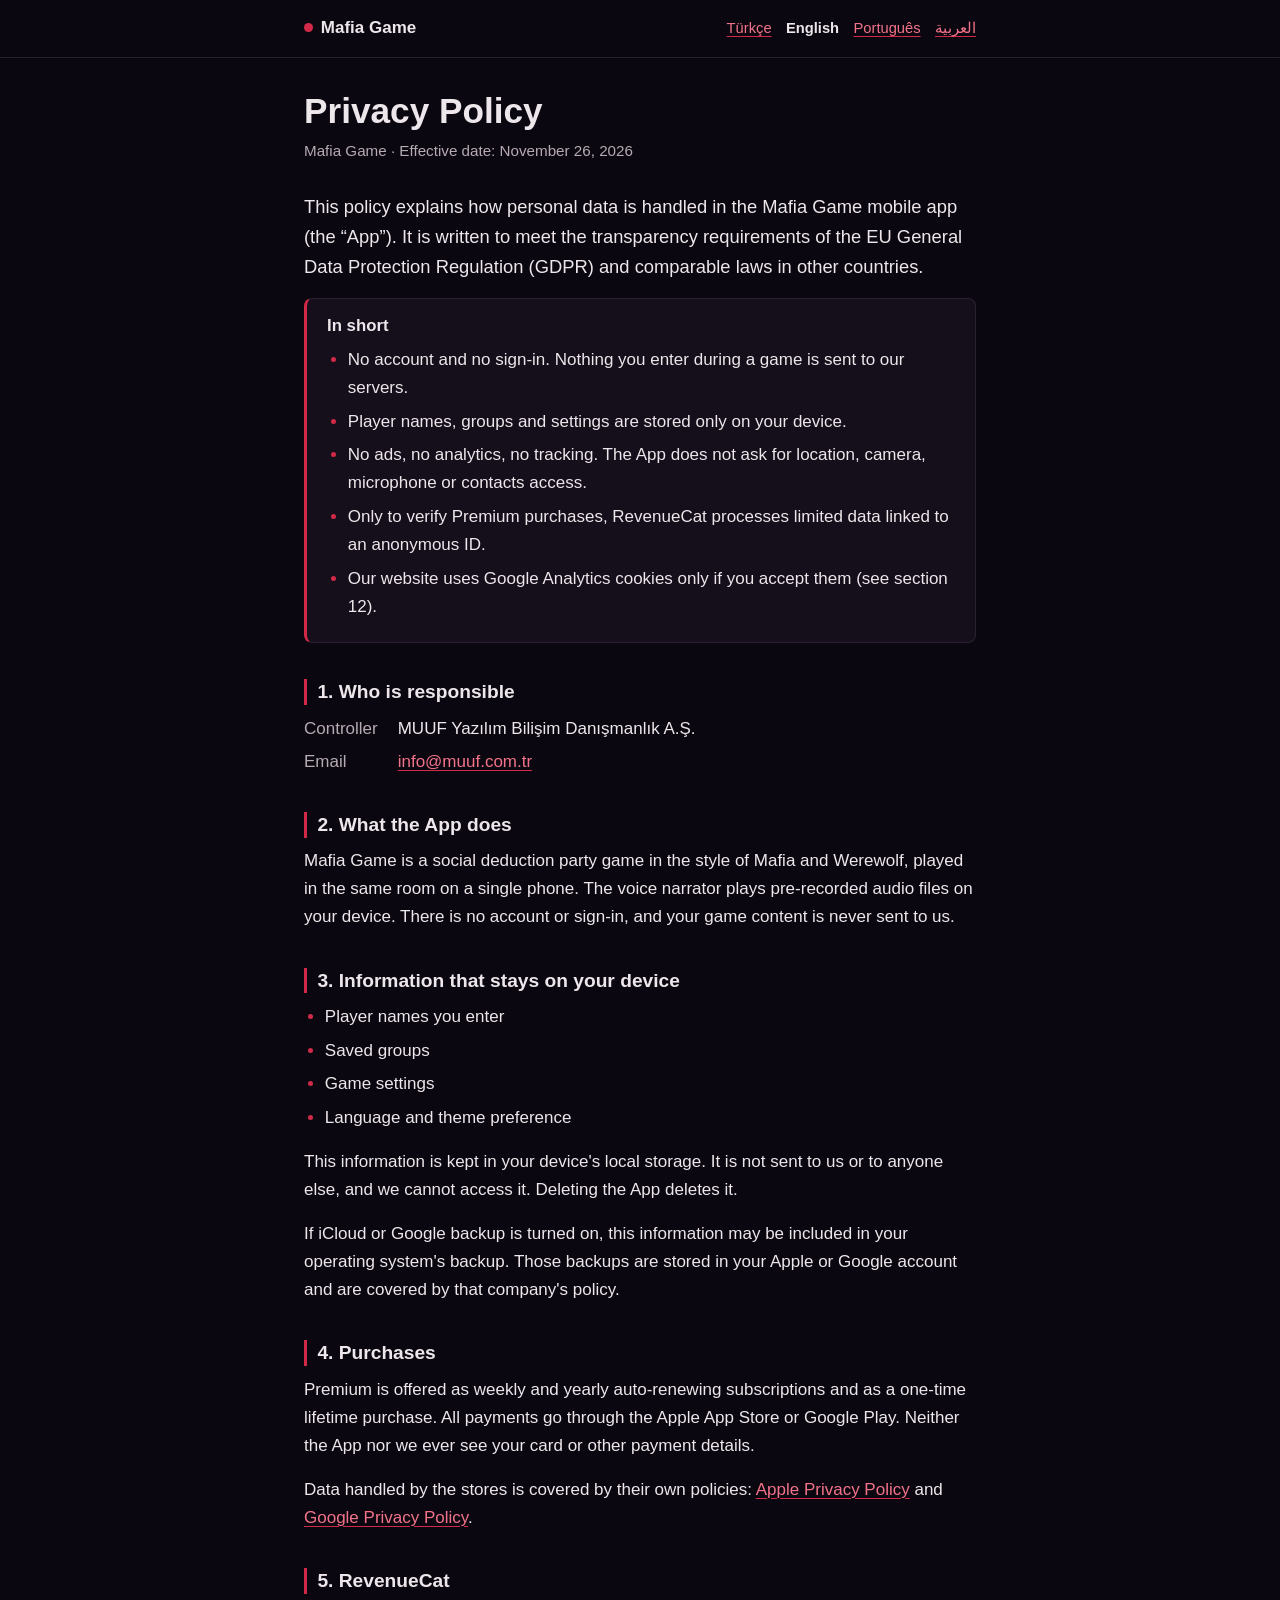
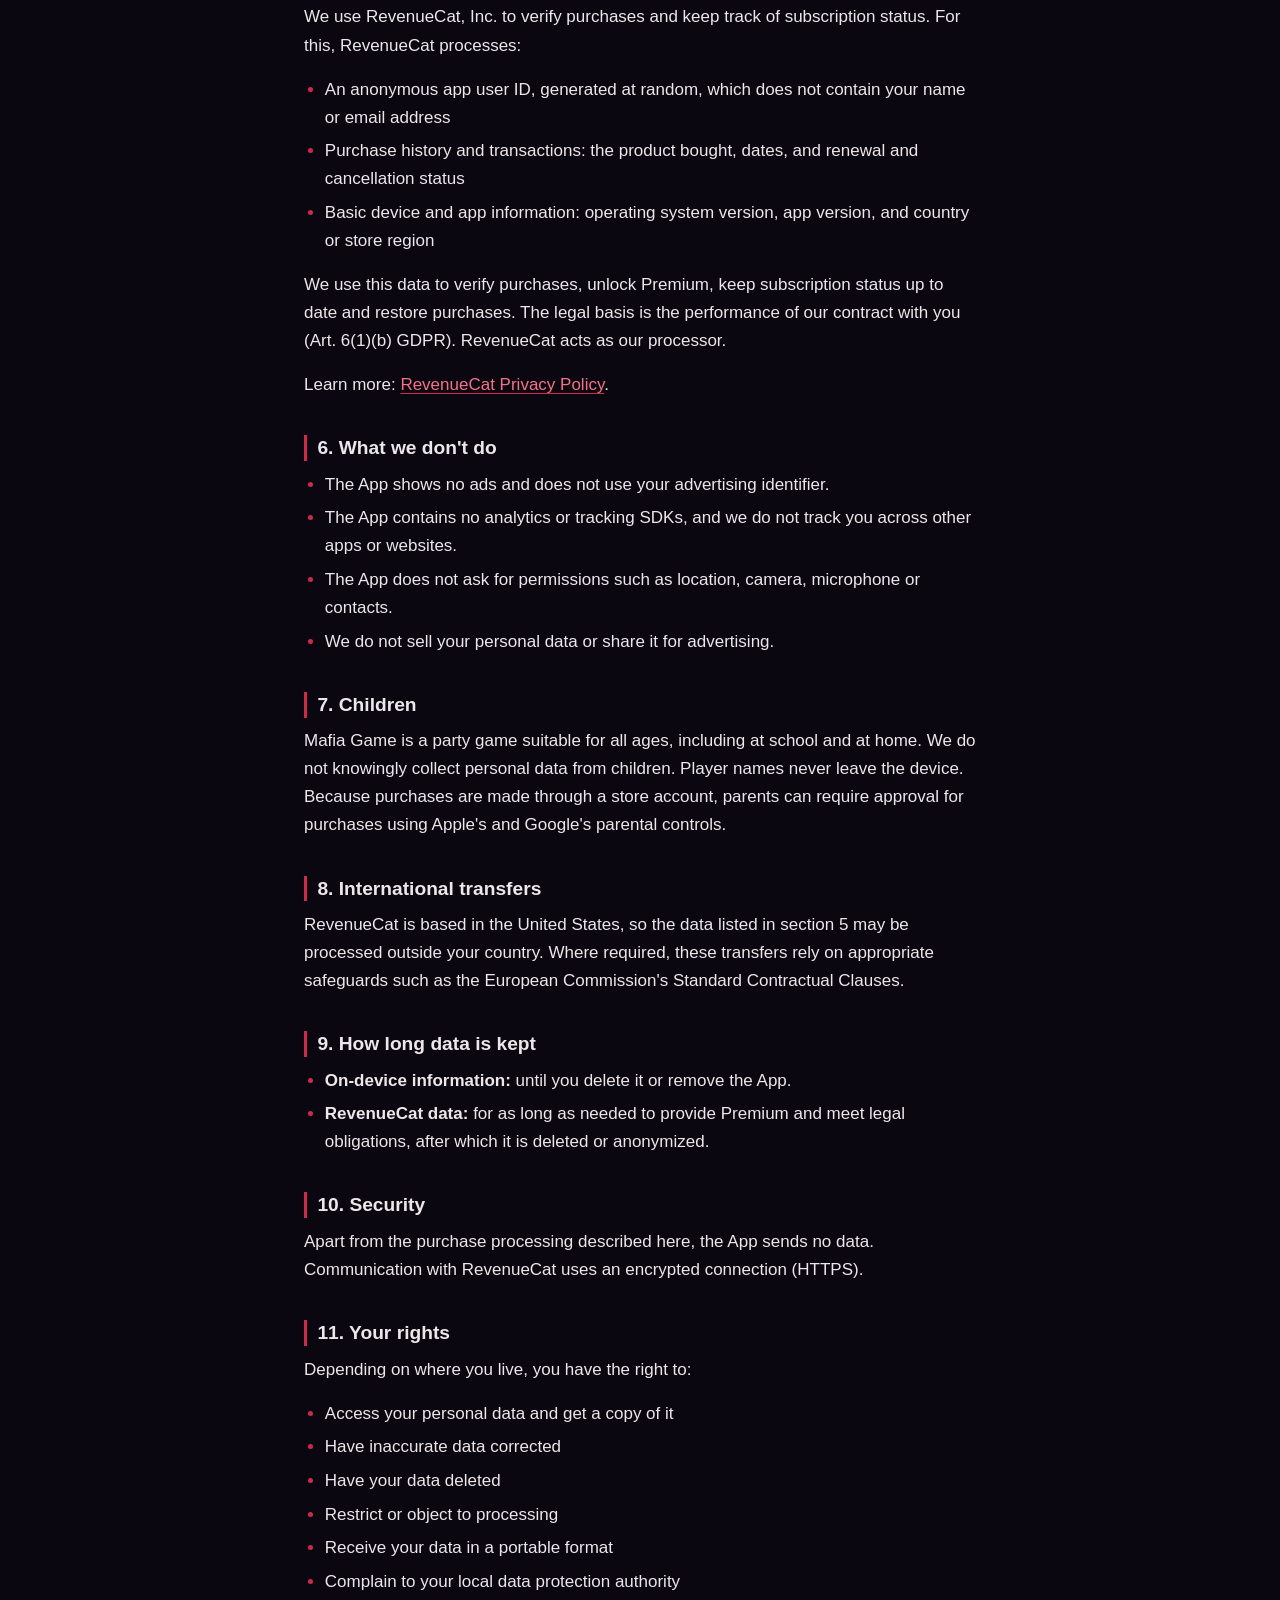
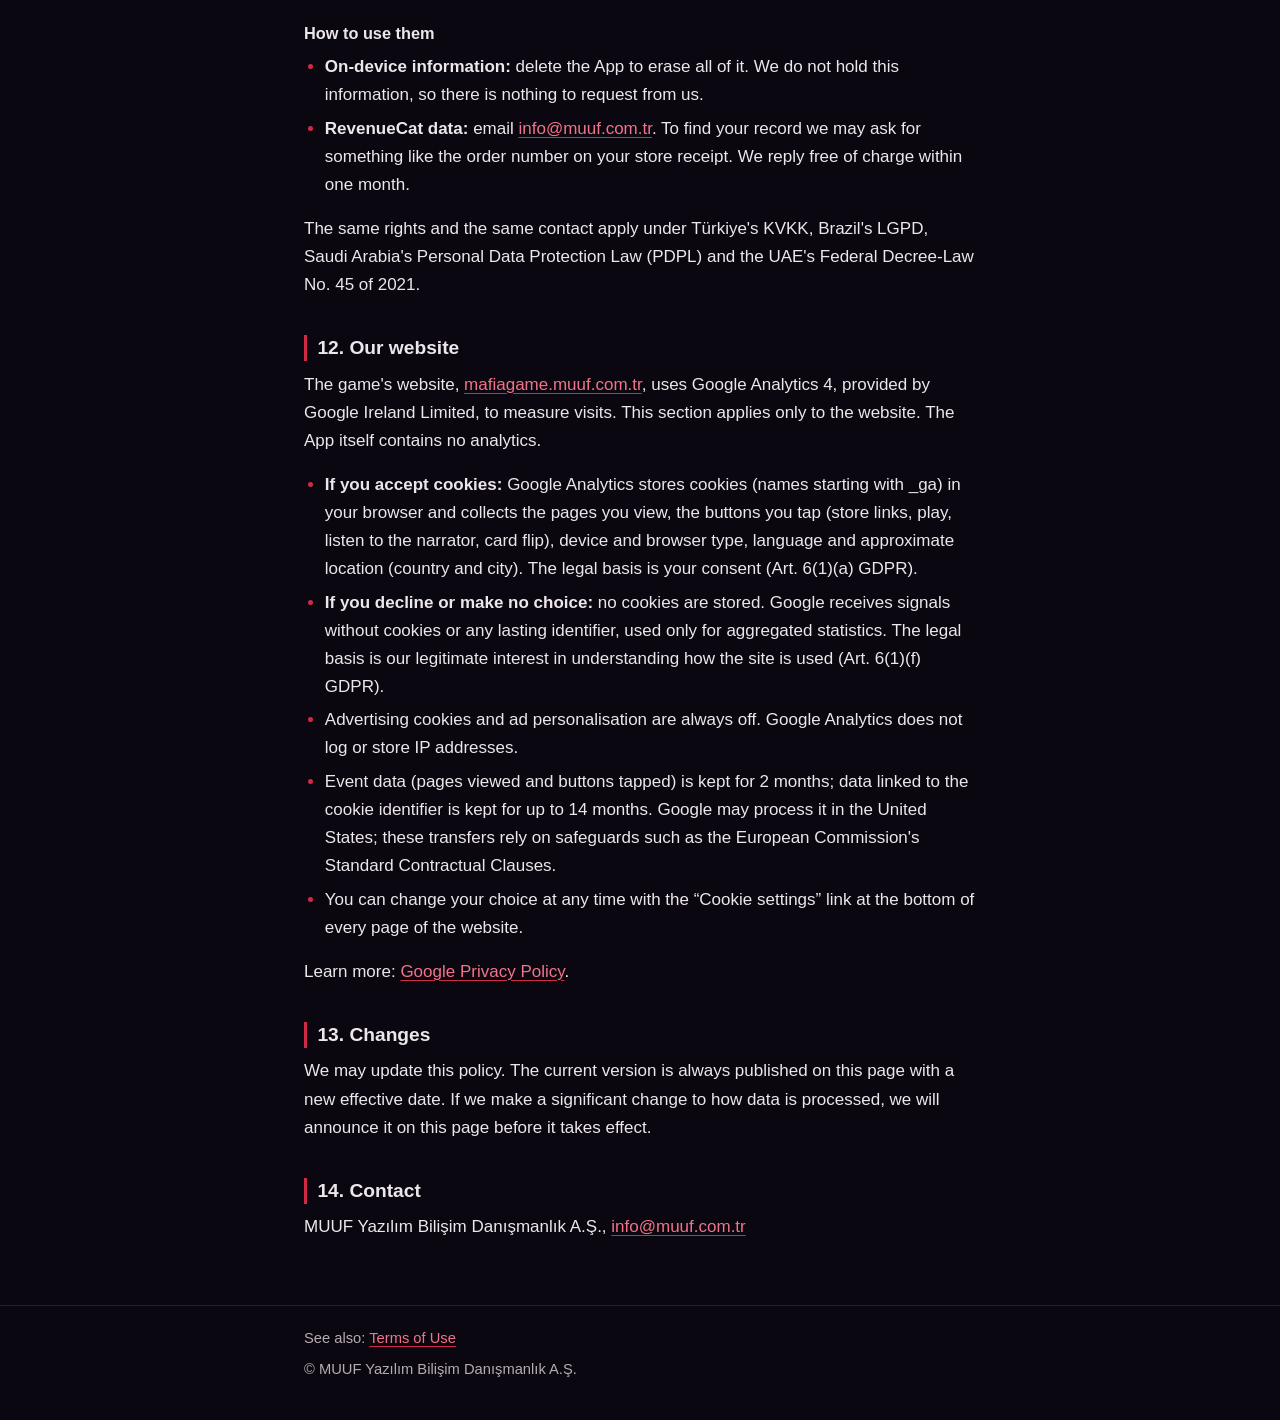
<file: en/privacy.html>
<!doctype html>
<html lang="en">
<head>
<meta charset="utf-8">
<meta name="viewport" content="width=device-width, initial-scale=1">
<meta http-equiv="Content-Security-Policy" content="default-src 'none'; style-src 'self'; img-src 'self'; base-uri 'none'; form-action 'none'">
<meta name="referrer" content="no-referrer">
<meta name="color-scheme" content="dark">
<title>Privacy Policy · Mafia Game</title>
<meta name="description" content="How Mafia Game handles personal data.">
<link rel="stylesheet" href="../style.css">
</head>
<body>
<header class="site-header">
<div class="wrap">
<a class="brand" href="index.html">Mafia Game</a>
<nav aria-label="Language">
<ul class="langs">
<li><a href="../tr/privacy.html" lang="tr" hreflang="tr">Türkçe</a></li>
<li><a href="privacy.html" aria-current="page">English</a></li>
<li><a href="../pt/privacy.html" lang="pt-BR" hreflang="pt-BR">Português</a></li>
<li><a href="../ar/privacy.html" lang="ar" hreflang="ar" dir="rtl">العربية</a></li>
</ul>
</nav>
</div>
</header>

<main>
<div class="wrap">
<h1>Privacy Policy</h1>
<p class="meta">Mafia Game · Effective date: November 26, 2026</p>

<p class="lead">This policy explains how personal data is handled in the Mafia Game mobile app (the “App”). It is written to meet the transparency requirements of the EU General Data Protection Regulation (GDPR) and comparable laws in other countries.</p>

<section class="summary" aria-labelledby="summary">
<h2 id="summary">In short</h2>
<ul>
<li>No account and no sign-in. Nothing you enter during a game is sent to our servers.</li>
<li>Player names, groups and settings are stored only on your device.</li>
<li>No ads, no analytics, no tracking. The App does not ask for location, camera, microphone or contacts access.</li>
<li>Only to verify Premium purchases, RevenueCat processes limited data linked to an anonymous ID.</li>
<li>Our website uses Google Analytics cookies only if you accept them (see section 12).</li>
</ul>
</section>

<h2 id="controller">1. Who is responsible</h2>
<dl class="facts">
<dt>Controller</dt>
<dd>MUUF Yazılım Bilişim Danışmanlık A.Ş.</dd>
<dt>Email</dt>
<dd><a href="mailto:info@muuf.com.tr">info@muuf.com.tr</a></dd>
</dl>

<h2 id="app">2. What the App does</h2>
<p>Mafia Game is a social deduction party game in the style of Mafia and Werewolf, played in the same room on a single phone. The voice narrator plays pre-recorded audio files on your device. There is no account or sign-in, and your game content is never sent to us.</p>

<h2 id="device">3. Information that stays on your device</h2>
<ul>
<li>Player names you enter</li>
<li>Saved groups</li>
<li>Game settings</li>
<li>Language and theme preference</li>
</ul>
<p>This information is kept in your device's local storage. It is not sent to us or to anyone else, and we cannot access it. Deleting the App deletes it.</p>
<p>If iCloud or Google backup is turned on, this information may be included in your operating system's backup. Those backups are stored in your Apple or Google account and are covered by that company's policy.</p>

<h2 id="purchases">4. Purchases</h2>
<p>Premium is offered as weekly and yearly auto-renewing subscriptions and as a one-time lifetime purchase. All payments go through the Apple App Store or Google Play. Neither the App nor we ever see your card or other payment details.</p>
<p>Data handled by the stores is covered by their own policies: <a href="https://www.apple.com/legal/privacy/" rel="noopener noreferrer">Apple Privacy Policy</a> and <a href="https://policies.google.com/privacy?hl=en" rel="noopener noreferrer">Google Privacy Policy</a>.</p>

<h2 id="revenuecat">5. RevenueCat</h2>
<p>We use RevenueCat, Inc. to verify purchases and keep track of subscription status. For this, RevenueCat processes:</p>
<ul>
<li>An anonymous app user ID, generated at random, which does not contain your name or email address</li>
<li>Purchase history and transactions: the product bought, dates, and renewal and cancellation status</li>
<li>Basic device and app information: operating system version, app version, and country or store region</li>
</ul>
<p>We use this data to verify purchases, unlock Premium, keep subscription status up to date and restore purchases. The legal basis is the performance of our contract with you (Art. 6(1)(b) GDPR). RevenueCat acts as our processor.</p>
<p>Learn more: <a href="https://www.revenuecat.com/privacy" rel="noopener noreferrer">RevenueCat Privacy Policy</a>.</p>

<h2 id="not">6. What we don't do</h2>
<ul>
<li>The App shows no ads and does not use your advertising identifier.</li>
<li>The App contains no analytics or tracking SDKs, and we do not track you across other apps or websites.</li>
<li>The App does not ask for permissions such as location, camera, microphone or contacts.</li>
<li>We do not sell your personal data or share it for advertising.</li>
</ul>

<h2 id="children">7. Children</h2>
<p>Mafia Game is a party game suitable for all ages, including at school and at home. We do not knowingly collect personal data from children. Player names never leave the device. Because purchases are made through a store account, parents can require approval for purchases using Apple's and Google's parental controls.</p>

<h2 id="transfers">8. International transfers</h2>
<p>RevenueCat is based in the United States, so the data listed in section 5 may be processed outside your country. Where required, these transfers rely on appropriate safeguards such as the European Commission's Standard Contractual Clauses.</p>

<h2 id="retention">9. How long data is kept</h2>
<ul>
<li><strong>On-device information:</strong> until you delete it or remove the App.</li>
<li><strong>RevenueCat data:</strong> for as long as needed to provide Premium and meet legal obligations, after which it is deleted or anonymized.</li>
</ul>

<h2 id="security">10. Security</h2>
<p>Apart from the purchase processing described here, the App sends no data. Communication with RevenueCat uses an encrypted connection (HTTPS).</p>

<h2 id="rights">11. Your rights</h2>
<p>Depending on where you live, you have the right to:</p>
<ul>
<li>Access your personal data and get a copy of it</li>
<li>Have inaccurate data corrected</li>
<li>Have your data deleted</li>
<li>Restrict or object to processing</li>
<li>Receive your data in a portable format</li>
<li>Complain to your local data protection authority</li>
</ul>
<h3>How to use them</h3>
<ul>
<li><strong>On-device information:</strong> delete the App to erase all of it. We do not hold this information, so there is nothing to request from us.</li>
<li><strong>RevenueCat data:</strong> email <a href="mailto:info@muuf.com.tr">info@muuf.com.tr</a>. To find your record we may ask for something like the order number on your store receipt. We reply free of charge within one month.</li>
</ul>
<p>The same rights and the same contact apply under Türkiye's KVKK, Brazil's LGPD, Saudi Arabia's Personal Data Protection Law (PDPL) and the UAE's Federal Decree-Law No. 45 of 2021.</p>

<h2 id="web">12. Our website</h2>
<p>The game's website, <a href="https://mafiagame.muuf.com.tr/">mafiagame.muuf.com.tr</a>, uses Google Analytics 4, provided by Google Ireland Limited, to measure visits. This section applies only to the website. The App itself contains no analytics.</p>
<ul>
<li><strong>If you accept cookies:</strong> Google Analytics stores cookies (names starting with _ga) in your browser and collects the pages you view, the buttons you tap (store links, play, listen to the narrator, card flip), device and browser type, language and approximate location (country and city). The legal basis is your consent (Art. 6(1)(a) GDPR).</li>
<li><strong>If you decline or make no choice:</strong> no cookies are stored. Google receives signals without cookies or any lasting identifier, used only for aggregated statistics. The legal basis is our legitimate interest in understanding how the site is used (Art. 6(1)(f) GDPR).</li>
<li>Advertising cookies and ad personalisation are always off. Google Analytics does not log or store IP addresses.</li>
<li>Event data (pages viewed and buttons tapped) is kept for 2 months; data linked to the cookie identifier is kept for up to 14 months. Google may process it in the United States; these transfers rely on safeguards such as the European Commission's Standard Contractual Clauses.</li>
<li>You can change your choice at any time with the “Cookie settings” link at the bottom of every page of the website.</li>
</ul>
<p>Learn more: <a href="https://policies.google.com/privacy?hl=en" rel="noopener noreferrer">Google Privacy Policy</a>.</p>

<h2 id="changes">13. Changes</h2>
<p>We may update this policy. The current version is always published on this page with a new effective date. If we make a significant change to how data is processed, we will announce it on this page before it takes effect.</p>

<h2 id="contact">14. Contact</h2>
<p>MUUF Yazılım Bilişim Danışmanlık A.Ş., <a href="mailto:info@muuf.com.tr">info@muuf.com.tr</a></p>
</div>
</main>

<footer class="site-footer">
<div class="wrap">
<p>See also: <a href="terms.html">Terms of Use</a></p>
<p>© MUUF Yazılım Bilişim Danışmanlık A.Ş.</p>
</div>
</footer>
</body>
</html>
</file>
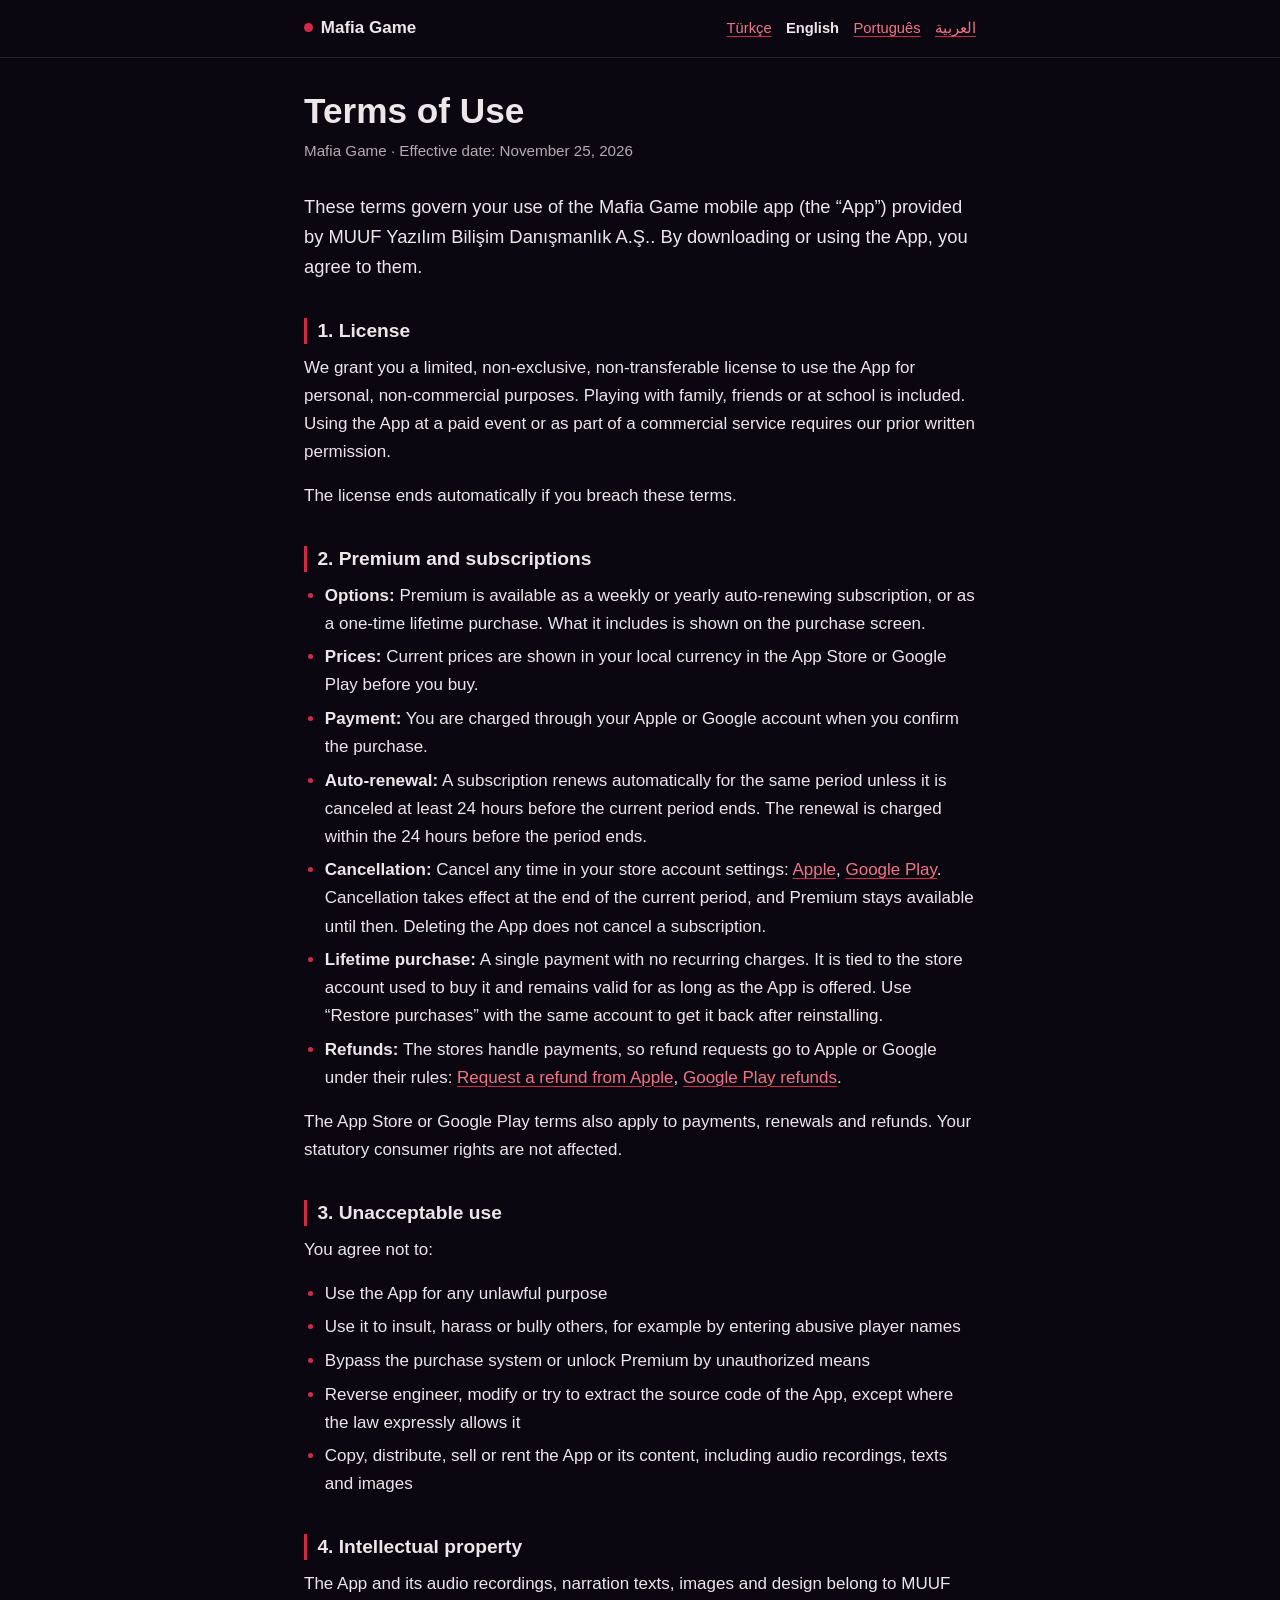
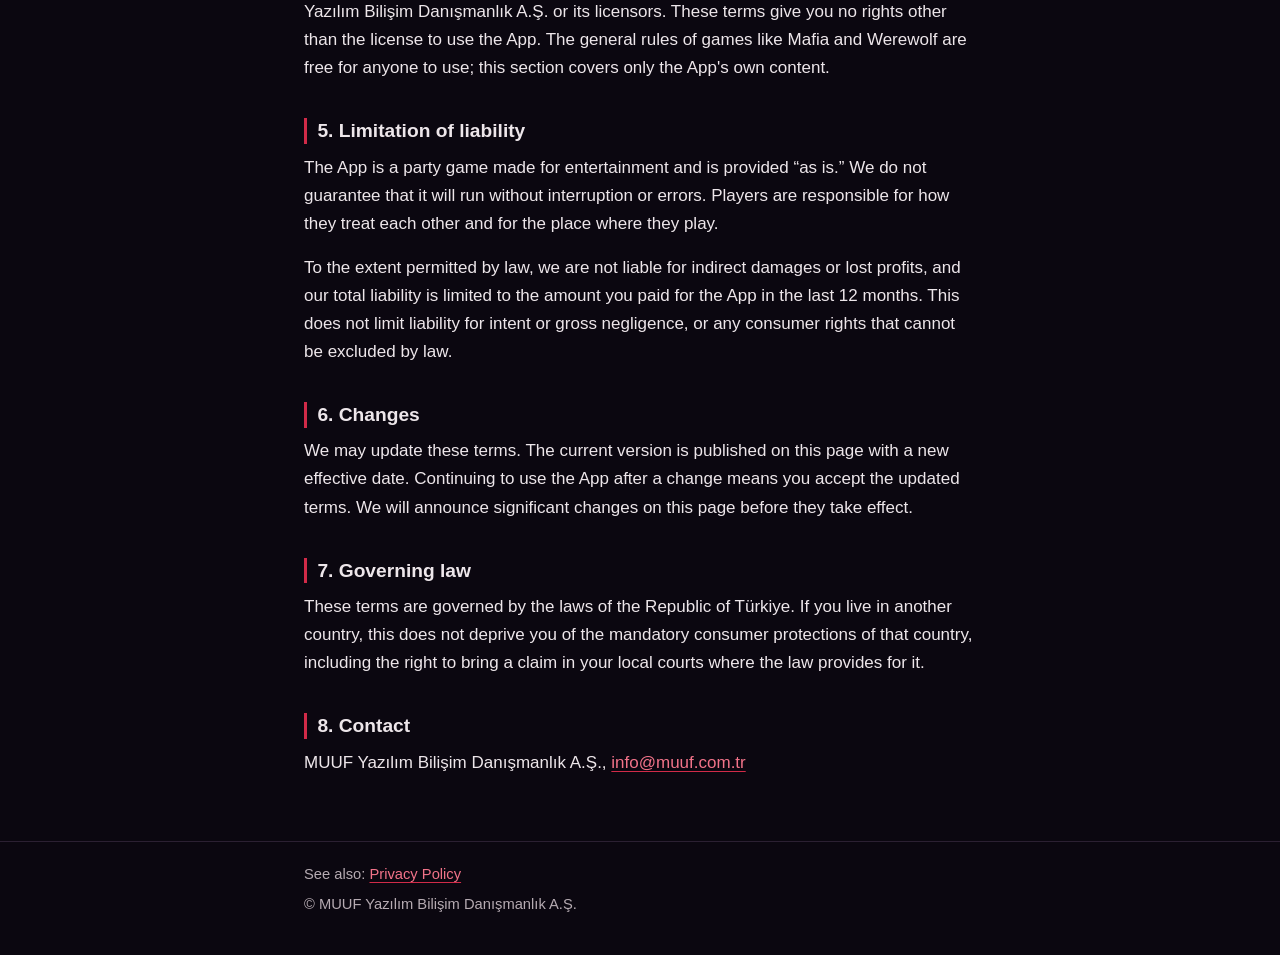
<file: en/terms.html>
<!doctype html>
<html lang="en">
<head>
<meta charset="utf-8">
<meta name="viewport" content="width=device-width, initial-scale=1">
<meta http-equiv="Content-Security-Policy" content="default-src 'none'; style-src 'self'; img-src 'self'; base-uri 'none'; form-action 'none'">
<meta name="referrer" content="no-referrer">
<meta name="color-scheme" content="dark">
<title>Terms of Use · Mafia Game</title>
<meta name="description" content="Mafia Game terms of use, including Premium and subscription terms.">
<link rel="stylesheet" href="../style.css">
</head>
<body>
<header class="site-header">
<div class="wrap">
<a class="brand" href="index.html">Mafia Game</a>
<nav aria-label="Language">
<ul class="langs">
<li><a href="../tr/terms.html" lang="tr" hreflang="tr">Türkçe</a></li>
<li><a href="terms.html" aria-current="page">English</a></li>
<li><a href="../pt/terms.html" lang="pt-BR" hreflang="pt-BR">Português</a></li>
<li><a href="../ar/terms.html" lang="ar" hreflang="ar" dir="rtl">العربية</a></li>
</ul>
</nav>
</div>
</header>

<main>
<div class="wrap">
<h1>Terms of Use</h1>
<p class="meta">Mafia Game · Effective date: November 25, 2026</p>

<p class="lead">These terms govern your use of the Mafia Game mobile app (the “App”) provided by MUUF Yazılım Bilişim Danışmanlık A.Ş.. By downloading or using the App, you agree to them.</p>

<h2 id="license">1. License</h2>
<p>We grant you a limited, non-exclusive, non-transferable license to use the App for personal, non-commercial purposes. Playing with family, friends or at school is included. Using the App at a paid event or as part of a commercial service requires our prior written permission.</p>
<p>The license ends automatically if you breach these terms.</p>

<h2 id="premium">2. Premium and subscriptions</h2>
<ul>
<li><strong>Options:</strong> Premium is available as a weekly or yearly auto-renewing subscription, or as a one-time lifetime purchase. What it includes is shown on the purchase screen.</li>
<li><strong>Prices:</strong> Current prices are shown in your local currency in the App Store or Google Play before you buy.</li>
<li><strong>Payment:</strong> You are charged through your Apple or Google account when you confirm the purchase.</li>
<li><strong>Auto-renewal:</strong> A subscription renews automatically for the same period unless it is canceled at least 24 hours before the current period ends. The renewal is charged within the 24 hours before the period ends.</li>
<li><strong>Cancellation:</strong> Cancel any time in your store account settings: <a href="https://support.apple.com/118428" rel="noopener noreferrer">Apple</a>, <a href="https://support.google.com/googleplay/answer/7018481?hl=en" rel="noopener noreferrer">Google Play</a>. Cancellation takes effect at the end of the current period, and Premium stays available until then. Deleting the App does not cancel a subscription.</li>
<li><strong>Lifetime purchase:</strong> A single payment with no recurring charges. It is tied to the store account used to buy it and remains valid for as long as the App is offered. Use “Restore purchases” with the same account to get it back after reinstalling.</li>
<li><strong>Refunds:</strong> The stores handle payments, so refund requests go to Apple or Google under their rules: <a href="https://support.apple.com/118223" rel="noopener noreferrer">Request a refund from Apple</a>, <a href="https://support.google.com/googleplay/answer/2479637?hl=en" rel="noopener noreferrer">Google Play refunds</a>.</li>
</ul>
<p>The App Store or Google Play terms also apply to payments, renewals and refunds. Your statutory consumer rights are not affected.</p>

<h2 id="use">3. Unacceptable use</h2>
<p>You agree not to:</p>
<ul>
<li>Use the App for any unlawful purpose</li>
<li>Use it to insult, harass or bully others, for example by entering abusive player names</li>
<li>Bypass the purchase system or unlock Premium by unauthorized means</li>
<li>Reverse engineer, modify or try to extract the source code of the App, except where the law expressly allows it</li>
<li>Copy, distribute, sell or rent the App or its content, including audio recordings, texts and images</li>
</ul>

<h2 id="ip">4. Intellectual property</h2>
<p>The App and its audio recordings, narration texts, images and design belong to MUUF Yazılım Bilişim Danışmanlık A.Ş. or its licensors. These terms give you no rights other than the license to use the App. The general rules of games like Mafia and Werewolf are free for anyone to use; this section covers only the App's own content.</p>

<h2 id="liability">5. Limitation of liability</h2>
<p>The App is a party game made for entertainment and is provided “as is.” We do not guarantee that it will run without interruption or errors. Players are responsible for how they treat each other and for the place where they play.</p>
<p>To the extent permitted by law, we are not liable for indirect damages or lost profits, and our total liability is limited to the amount you paid for the App in the last 12 months. This does not limit liability for intent or gross negligence, or any consumer rights that cannot be excluded by law.</p>

<h2 id="changes">6. Changes</h2>
<p>We may update these terms. The current version is published on this page with a new effective date. Continuing to use the App after a change means you accept the updated terms. We will announce significant changes on this page before they take effect.</p>

<h2 id="law">7. Governing law</h2>
<p>These terms are governed by the laws of the Republic of Türkiye. If you live in another country, this does not deprive you of the mandatory consumer protections of that country, including the right to bring a claim in your local courts where the law provides for it.</p>

<h2 id="contact">8. Contact</h2>
<p>MUUF Yazılım Bilişim Danışmanlık A.Ş., <a href="mailto:info@muuf.com.tr">info@muuf.com.tr</a></p>
</div>
</main>

<footer class="site-footer">
<div class="wrap">
<p>See also: <a href="privacy.html">Privacy Policy</a></p>
<p>© MUUF Yazılım Bilişim Danışmanlık A.Ş.</p>
</div>
</footer>
</body>
</html>
</file>
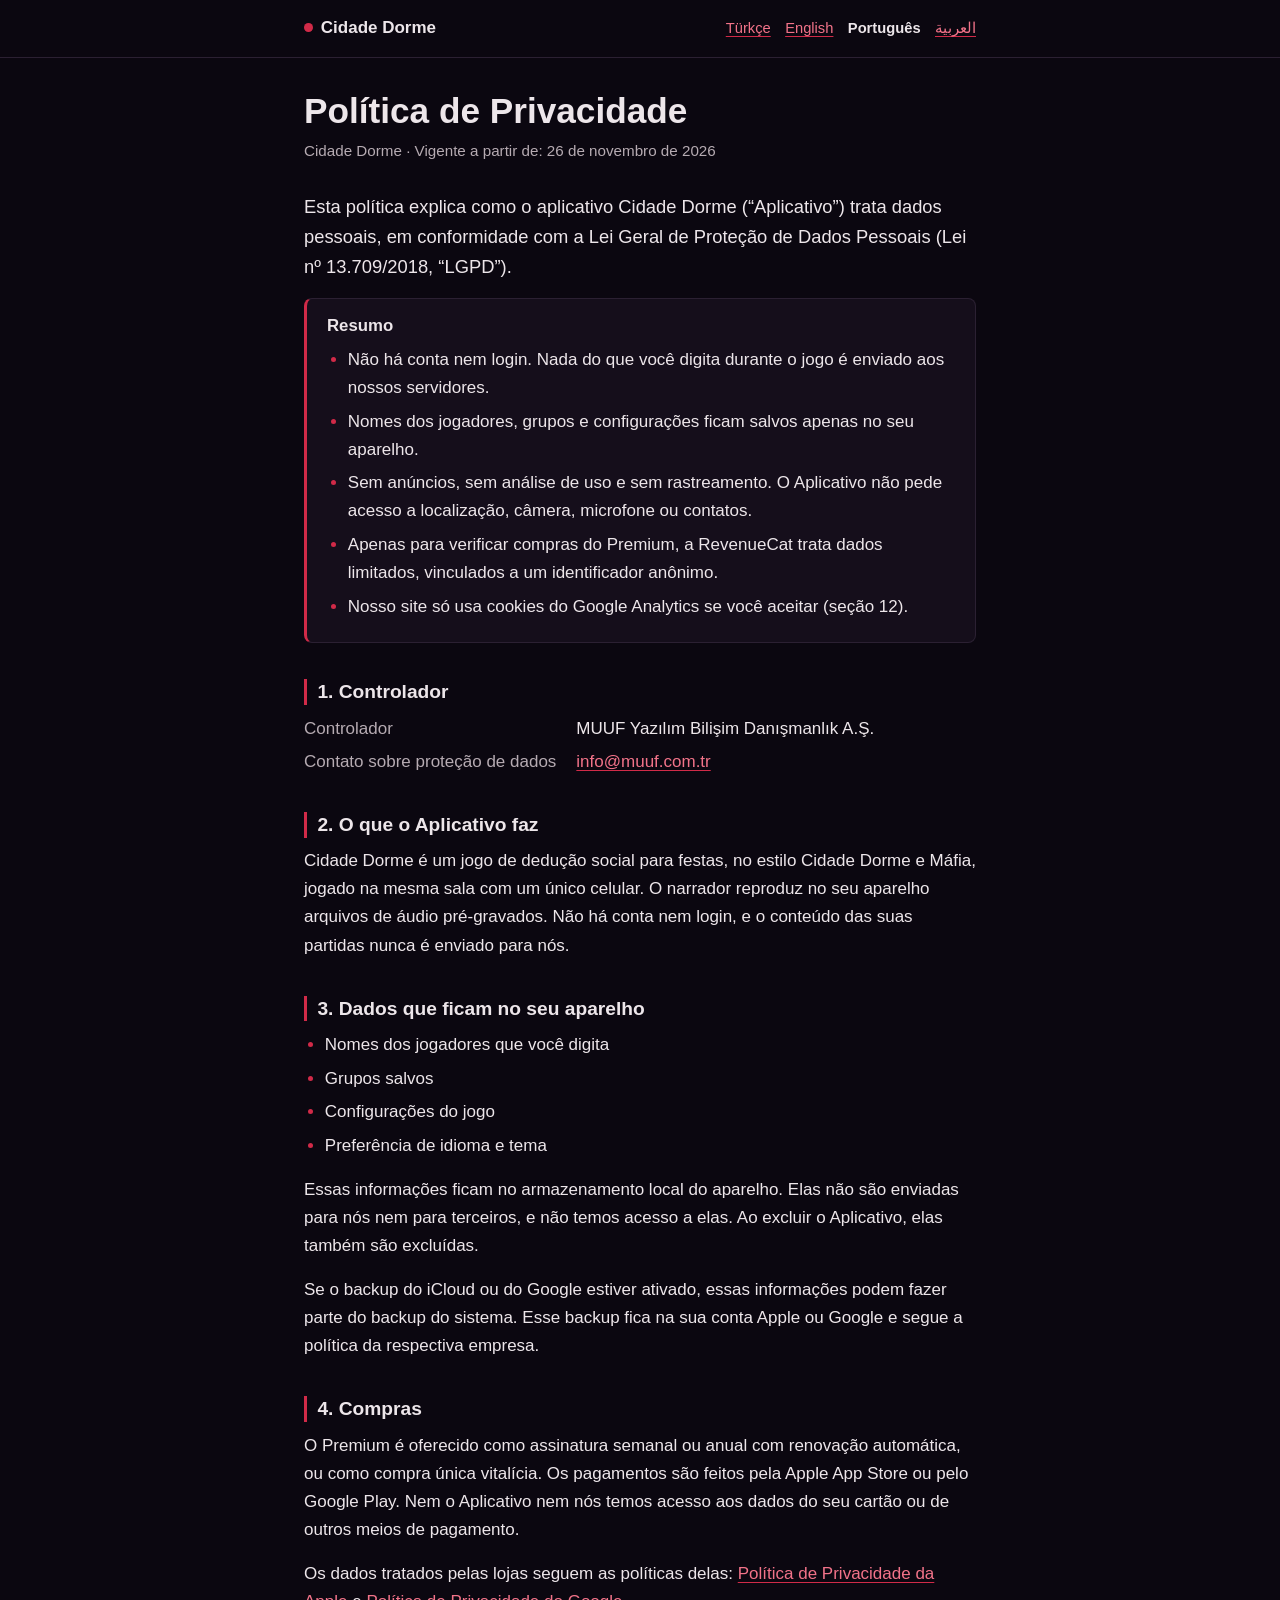
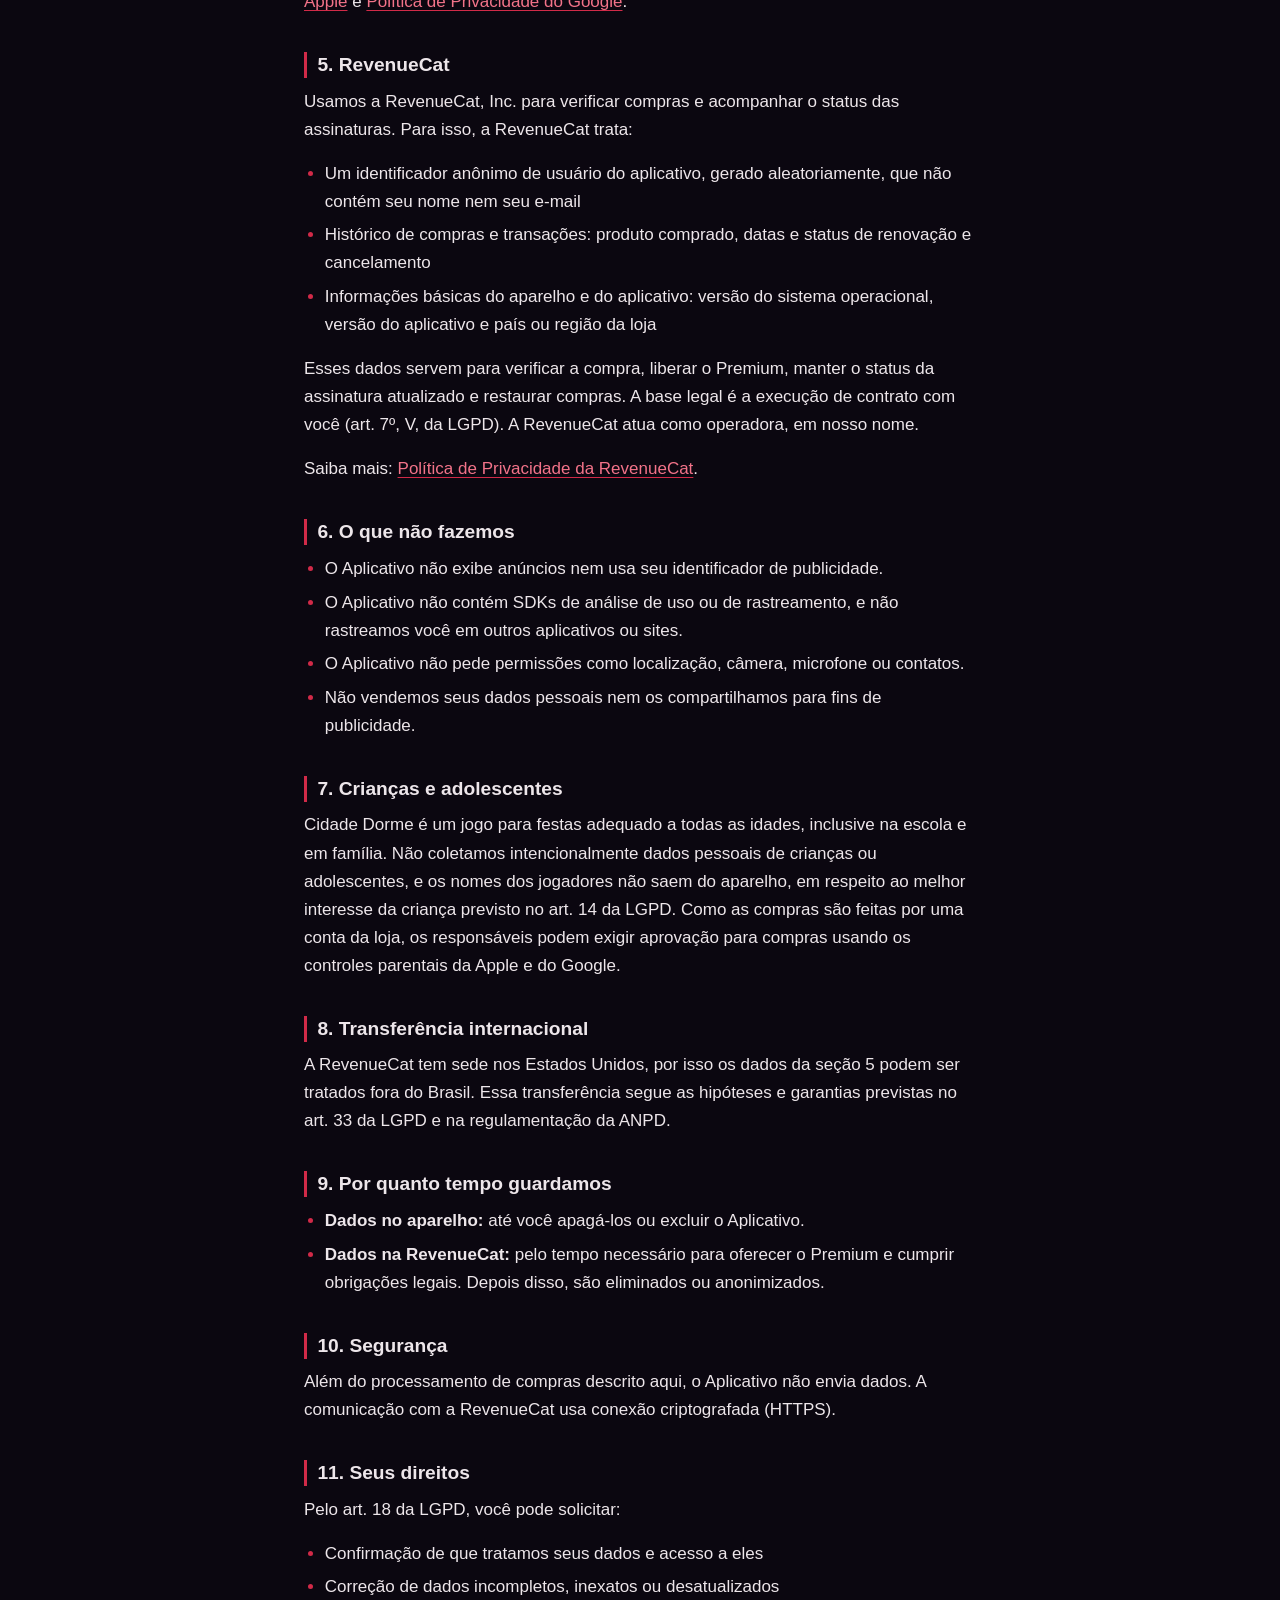
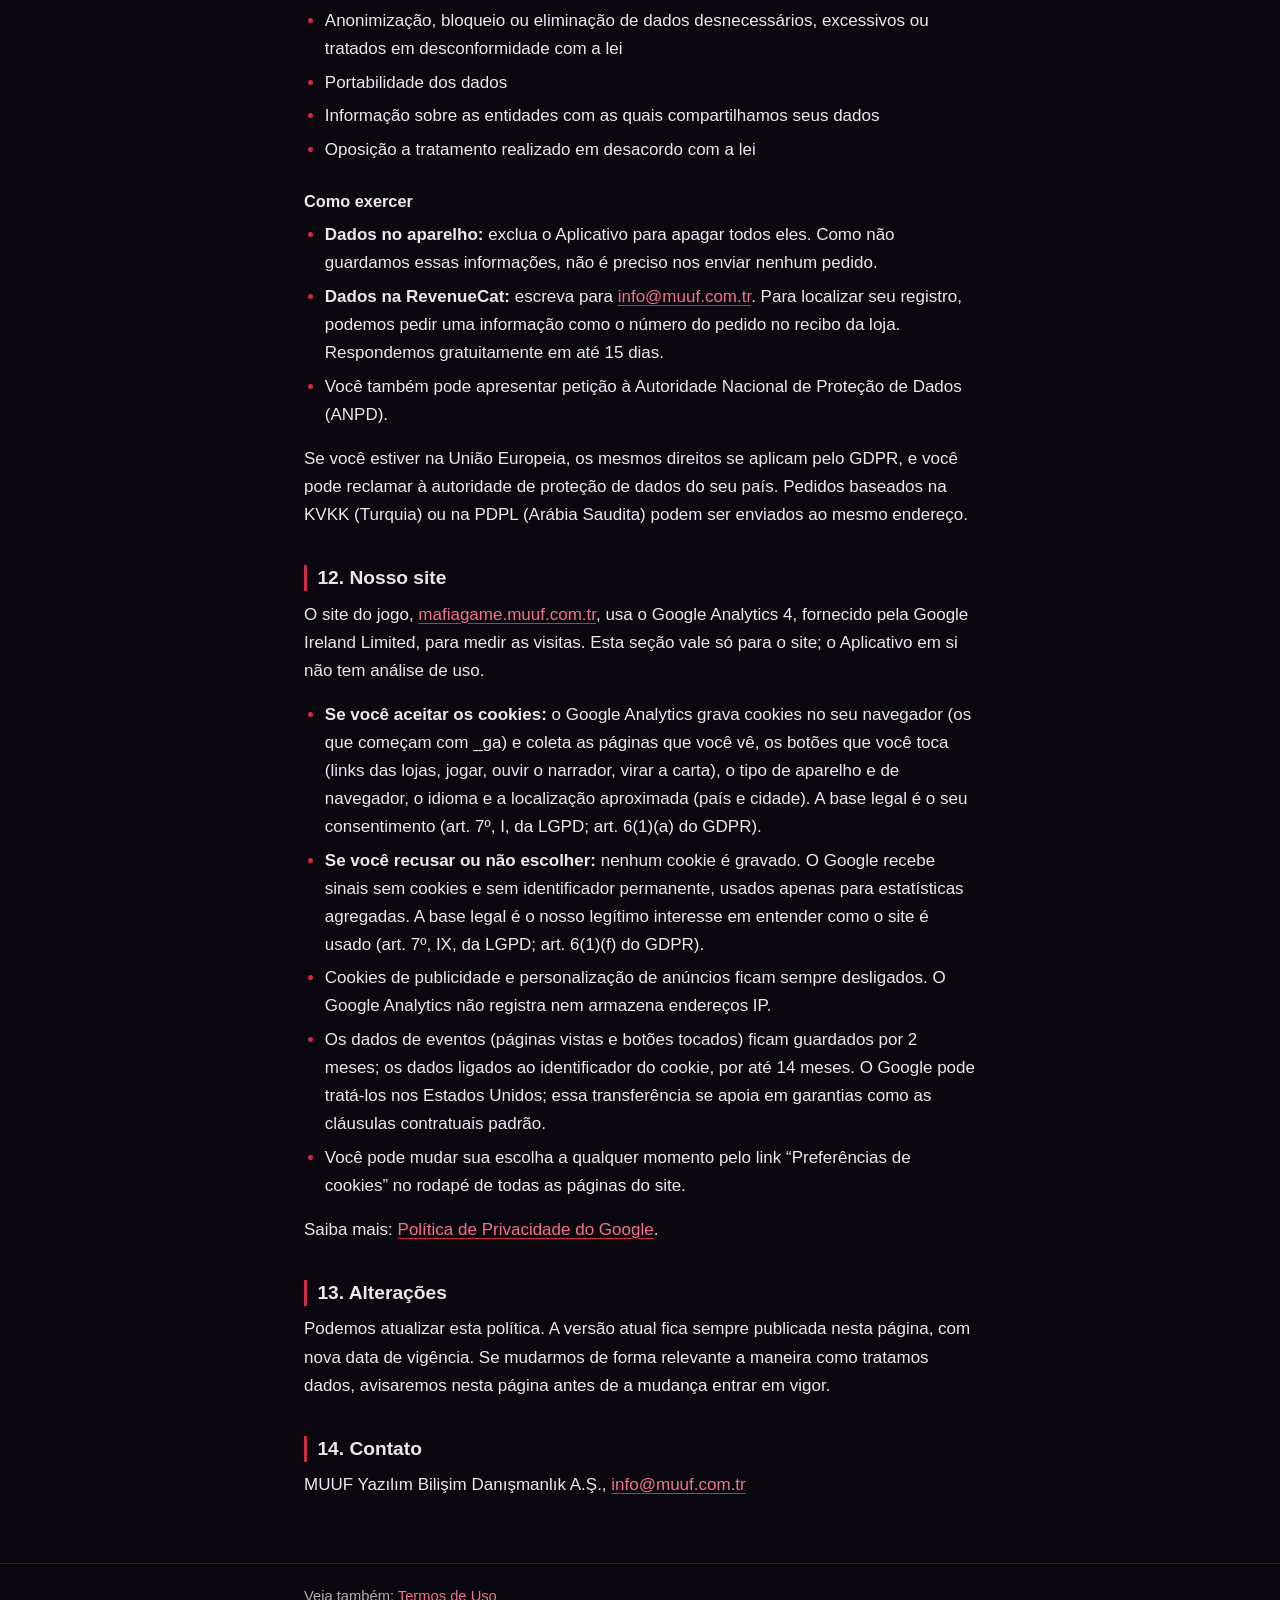
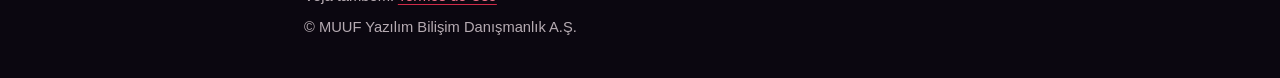
<file: pt/privacy.html>
<!doctype html>
<html lang="pt-BR">
<head>
<meta charset="utf-8">
<meta name="viewport" content="width=device-width, initial-scale=1">
<meta http-equiv="Content-Security-Policy" content="default-src 'none'; style-src 'self'; img-src 'self'; base-uri 'none'; form-action 'none'">
<meta name="referrer" content="no-referrer">
<meta name="color-scheme" content="dark">
<title>Política de Privacidade · Cidade Dorme</title>
<meta name="description" content="Como o aplicativo Cidade Dorme trata dados pessoais, de acordo com a LGPD.">
<link rel="stylesheet" href="../style.css">
</head>
<body>
<header class="site-header">
<div class="wrap">
<a class="brand" href="index.html">Cidade Dorme</a>
<nav aria-label="Idioma">
<ul class="langs">
<li><a href="../tr/privacy.html" lang="tr" hreflang="tr">Türkçe</a></li>
<li><a href="../en/privacy.html" lang="en" hreflang="en">English</a></li>
<li><a href="privacy.html" aria-current="page">Português</a></li>
<li><a href="../ar/privacy.html" lang="ar" hreflang="ar" dir="rtl">العربية</a></li>
</ul>
</nav>
</div>
</header>

<main>
<div class="wrap">
<h1>Política de Privacidade</h1>
<p class="meta">Cidade Dorme · Vigente a partir de: 26 de novembro de 2026</p>

<p class="lead">Esta política explica como o aplicativo Cidade Dorme (“Aplicativo”) trata dados pessoais, em conformidade com a Lei Geral de Proteção de Dados Pessoais (Lei nº 13.709/2018, “LGPD”).</p>

<section class="summary" aria-labelledby="resumo">
<h2 id="resumo">Resumo</h2>
<ul>
<li>Não há conta nem login. Nada do que você digita durante o jogo é enviado aos nossos servidores.</li>
<li>Nomes dos jogadores, grupos e configurações ficam salvos apenas no seu aparelho.</li>
<li>Sem anúncios, sem análise de uso e sem rastreamento. O Aplicativo não pede acesso a localização, câmera, microfone ou contatos.</li>
<li>Apenas para verificar compras do Premium, a RevenueCat trata dados limitados, vinculados a um identificador anônimo.</li>
<li>Nosso site só usa cookies do Google Analytics se você aceitar (seção 12).</li>
</ul>
</section>

<h2 id="controlador">1. Controlador</h2>
<dl class="facts">
<dt>Controlador</dt>
<dd>MUUF Yazılım Bilişim Danışmanlık A.Ş.</dd>
<dt>Contato sobre proteção de dados</dt>
<dd><a href="mailto:info@muuf.com.tr">info@muuf.com.tr</a></dd>
</dl>

<h2 id="aplicativo">2. O que o Aplicativo faz</h2>
<p>Cidade Dorme é um jogo de dedução social para festas, no estilo Cidade Dorme e Máfia, jogado na mesma sala com um único celular. O narrador reproduz no seu aparelho arquivos de áudio pré-gravados. Não há conta nem login, e o conteúdo das suas partidas nunca é enviado para nós.</p>

<h2 id="aparelho">3. Dados que ficam no seu aparelho</h2>
<ul>
<li>Nomes dos jogadores que você digita</li>
<li>Grupos salvos</li>
<li>Configurações do jogo</li>
<li>Preferência de idioma e tema</li>
</ul>
<p>Essas informações ficam no armazenamento local do aparelho. Elas não são enviadas para nós nem para terceiros, e não temos acesso a elas. Ao excluir o Aplicativo, elas também são excluídas.</p>
<p>Se o backup do iCloud ou do Google estiver ativado, essas informações podem fazer parte do backup do sistema. Esse backup fica na sua conta Apple ou Google e segue a política da respectiva empresa.</p>

<h2 id="compras">4. Compras</h2>
<p>O Premium é oferecido como assinatura semanal ou anual com renovação automática, ou como compra única vitalícia. Os pagamentos são feitos pela Apple App Store ou pelo Google Play. Nem o Aplicativo nem nós temos acesso aos dados do seu cartão ou de outros meios de pagamento.</p>
<p>Os dados tratados pelas lojas seguem as políticas delas: <a href="https://www.apple.com/legal/privacy/" rel="noopener noreferrer">Política de Privacidade da Apple</a> e <a href="https://policies.google.com/privacy?hl=pt-BR" rel="noopener noreferrer">Política de Privacidade do Google</a>.</p>

<h2 id="revenuecat">5. RevenueCat</h2>
<p>Usamos a RevenueCat, Inc. para verificar compras e acompanhar o status das assinaturas. Para isso, a RevenueCat trata:</p>
<ul>
<li>Um identificador anônimo de usuário do aplicativo, gerado aleatoriamente, que não contém seu nome nem seu e-mail</li>
<li>Histórico de compras e transações: produto comprado, datas e status de renovação e cancelamento</li>
<li>Informações básicas do aparelho e do aplicativo: versão do sistema operacional, versão do aplicativo e país ou região da loja</li>
</ul>
<p>Esses dados servem para verificar a compra, liberar o Premium, manter o status da assinatura atualizado e restaurar compras. A base legal é a execução de contrato com você (art. 7º, V, da LGPD). A RevenueCat atua como operadora, em nosso nome.</p>
<p>Saiba mais: <a href="https://www.revenuecat.com/privacy" rel="noopener noreferrer">Política de Privacidade da RevenueCat</a>.</p>

<h2 id="nao-fazemos">6. O que não fazemos</h2>
<ul>
<li>O Aplicativo não exibe anúncios nem usa seu identificador de publicidade.</li>
<li>O Aplicativo não contém SDKs de análise de uso ou de rastreamento, e não rastreamos você em outros aplicativos ou sites.</li>
<li>O Aplicativo não pede permissões como localização, câmera, microfone ou contatos.</li>
<li>Não vendemos seus dados pessoais nem os compartilhamos para fins de publicidade.</li>
</ul>

<h2 id="criancas">7. Crianças e adolescentes</h2>
<p>Cidade Dorme é um jogo para festas adequado a todas as idades, inclusive na escola e em família. Não coletamos intencionalmente dados pessoais de crianças ou adolescentes, e os nomes dos jogadores não saem do aparelho, em respeito ao melhor interesse da criança previsto no art. 14 da LGPD. Como as compras são feitas por uma conta da loja, os responsáveis podem exigir aprovação para compras usando os controles parentais da Apple e do Google.</p>

<h2 id="transferencia">8. Transferência internacional</h2>
<p>A RevenueCat tem sede nos Estados Unidos, por isso os dados da seção 5 podem ser tratados fora do Brasil. Essa transferência segue as hipóteses e garantias previstas no art. 33 da LGPD e na regulamentação da ANPD.</p>

<h2 id="retencao">9. Por quanto tempo guardamos</h2>
<ul>
<li><strong>Dados no aparelho:</strong> até você apagá-los ou excluir o Aplicativo.</li>
<li><strong>Dados na RevenueCat:</strong> pelo tempo necessário para oferecer o Premium e cumprir obrigações legais. Depois disso, são eliminados ou anonimizados.</li>
</ul>

<h2 id="seguranca">10. Segurança</h2>
<p>Além do processamento de compras descrito aqui, o Aplicativo não envia dados. A comunicação com a RevenueCat usa conexão criptografada (HTTPS).</p>

<h2 id="direitos">11. Seus direitos</h2>
<p>Pelo art. 18 da LGPD, você pode solicitar:</p>
<ul>
<li>Confirmação de que tratamos seus dados e acesso a eles</li>
<li>Correção de dados incompletos, inexatos ou desatualizados</li>
<li>Anonimização, bloqueio ou eliminação de dados desnecessários, excessivos ou tratados em desconformidade com a lei</li>
<li>Portabilidade dos dados</li>
<li>Informação sobre as entidades com as quais compartilhamos seus dados</li>
<li>Oposição a tratamento realizado em desacordo com a lei</li>
</ul>
<h3>Como exercer</h3>
<ul>
<li><strong>Dados no aparelho:</strong> exclua o Aplicativo para apagar todos eles. Como não guardamos essas informações, não é preciso nos enviar nenhum pedido.</li>
<li><strong>Dados na RevenueCat:</strong> escreva para <a href="mailto:info@muuf.com.tr">info@muuf.com.tr</a>. Para localizar seu registro, podemos pedir uma informação como o número do pedido no recibo da loja. Respondemos gratuitamente em até 15 dias.</li>
<li>Você também pode apresentar petição à Autoridade Nacional de Proteção de Dados (ANPD).</li>
</ul>
<p>Se você estiver na União Europeia, os mesmos direitos se aplicam pelo GDPR, e você pode reclamar à autoridade de proteção de dados do seu país. Pedidos baseados na KVKK (Turquia) ou na PDPL (Arábia Saudita) podem ser enviados ao mesmo endereço.</p>

<h2 id="web">12. Nosso site</h2>
<p>O site do jogo, <a href="https://mafiagame.muuf.com.tr/">mafiagame.muuf.com.tr</a>, usa o Google Analytics 4, fornecido pela Google Ireland Limited, para medir as visitas. Esta seção vale só para o site; o Aplicativo em si não tem análise de uso.</p>
<ul>
<li><strong>Se você aceitar os cookies:</strong> o Google Analytics grava cookies no seu navegador (os que começam com _ga) e coleta as páginas que você vê, os botões que você toca (links das lojas, jogar, ouvir o narrador, virar a carta), o tipo de aparelho e de navegador, o idioma e a localização aproximada (país e cidade). A base legal é o seu consentimento (art. 7º, I, da LGPD; art. 6(1)(a) do GDPR).</li>
<li><strong>Se você recusar ou não escolher:</strong> nenhum cookie é gravado. O Google recebe sinais sem cookies e sem identificador permanente, usados apenas para estatísticas agregadas. A base legal é o nosso legítimo interesse em entender como o site é usado (art. 7º, IX, da LGPD; art. 6(1)(f) do GDPR).</li>
<li>Cookies de publicidade e personalização de anúncios ficam sempre desligados. O Google Analytics não registra nem armazena endereços IP.</li>
<li>Os dados de eventos (páginas vistas e botões tocados) ficam guardados por 2 meses; os dados ligados ao identificador do cookie, por até 14 meses. O Google pode tratá-los nos Estados Unidos; essa transferência se apoia em garantias como as cláusulas contratuais padrão.</li>
<li>Você pode mudar sua escolha a qualquer momento pelo link “Preferências de cookies” no rodapé de todas as páginas do site.</li>
</ul>
<p>Saiba mais: <a href="https://policies.google.com/privacy?hl=pt-BR" rel="noopener noreferrer">Política de Privacidade do Google</a>.</p>

<h2 id="alteracoes">13. Alterações</h2>
<p>Podemos atualizar esta política. A versão atual fica sempre publicada nesta página, com nova data de vigência. Se mudarmos de forma relevante a maneira como tratamos dados, avisaremos nesta página antes de a mudança entrar em vigor.</p>

<h2 id="contato">14. Contato</h2>
<p>MUUF Yazılım Bilişim Danışmanlık A.Ş., <a href="mailto:info@muuf.com.tr">info@muuf.com.tr</a></p>
</div>
</main>

<footer class="site-footer">
<div class="wrap">
<p>Veja também: <a href="terms.html">Termos de Uso</a></p>
<p>© MUUF Yazılım Bilişim Danışmanlık A.Ş.</p>
</div>
</footer>
</body>
</html>
</file>
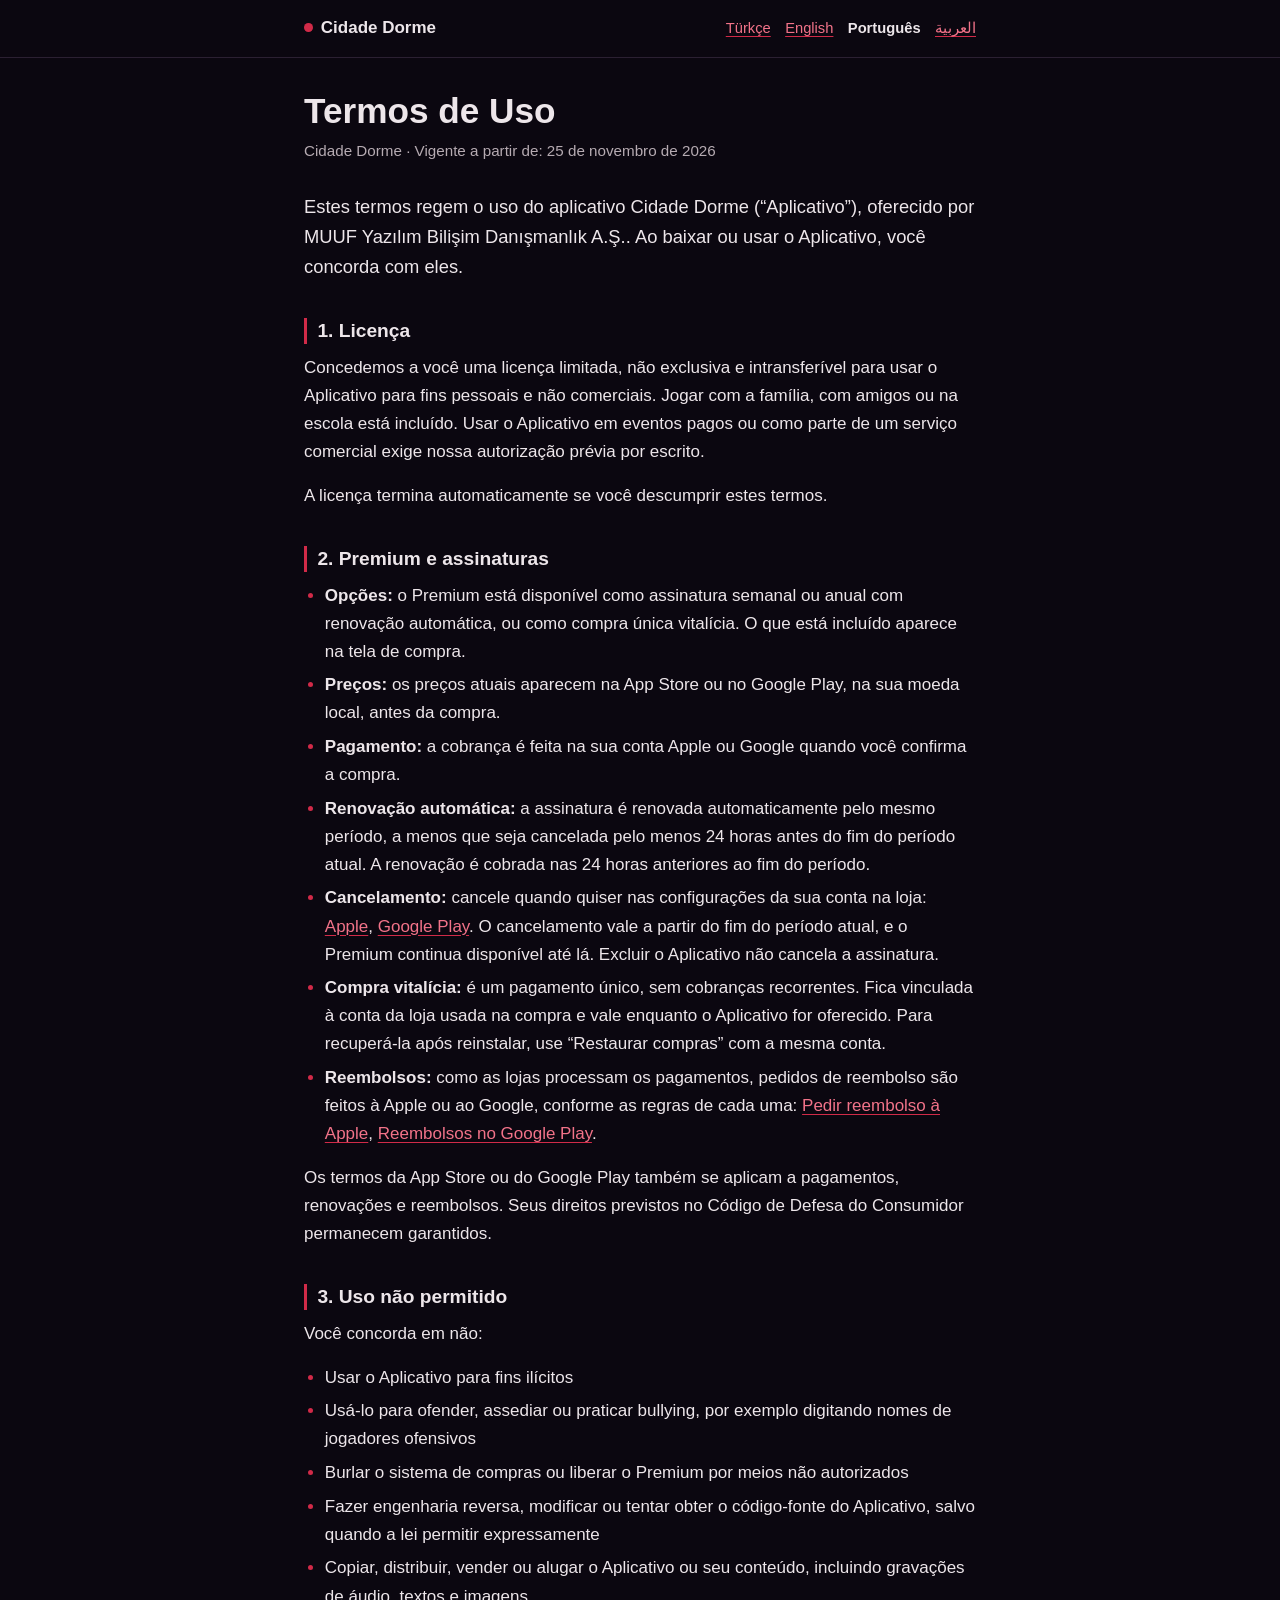
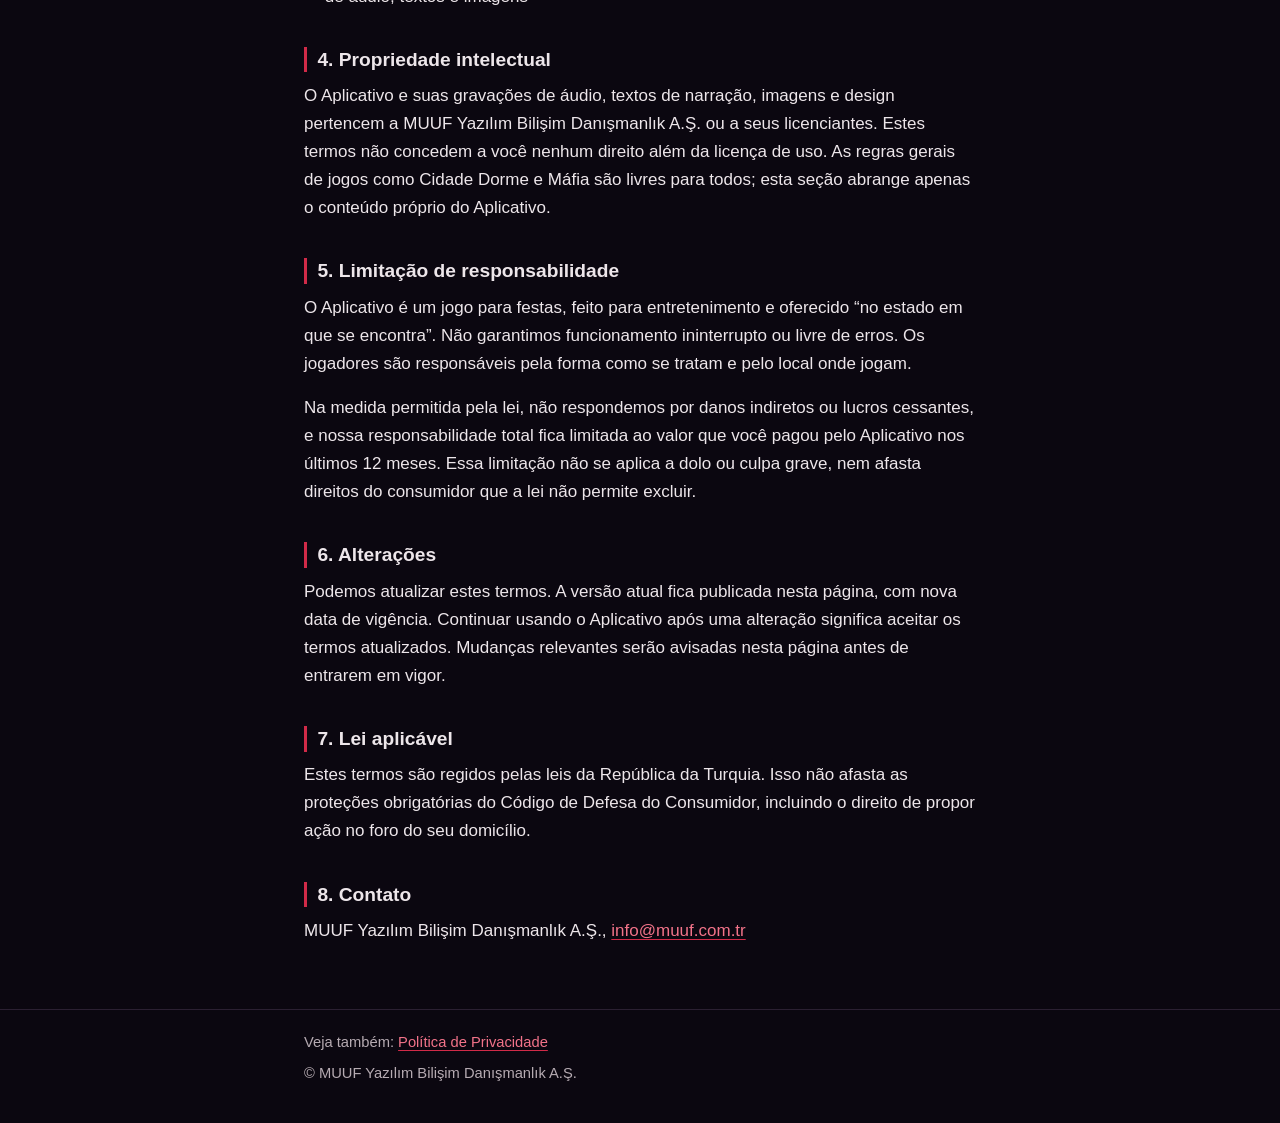
<file: pt/terms.html>
<!doctype html>
<html lang="pt-BR">
<head>
<meta charset="utf-8">
<meta name="viewport" content="width=device-width, initial-scale=1">
<meta http-equiv="Content-Security-Policy" content="default-src 'none'; style-src 'self'; img-src 'self'; base-uri 'none'; form-action 'none'">
<meta name="referrer" content="no-referrer">
<meta name="color-scheme" content="dark">
<title>Termos de Uso · Cidade Dorme</title>
<meta name="description" content="Termos de uso do aplicativo Cidade Dorme, incluindo Premium e assinaturas.">
<link rel="stylesheet" href="../style.css">
</head>
<body>
<header class="site-header">
<div class="wrap">
<a class="brand" href="index.html">Cidade Dorme</a>
<nav aria-label="Idioma">
<ul class="langs">
<li><a href="../tr/terms.html" lang="tr" hreflang="tr">Türkçe</a></li>
<li><a href="../en/terms.html" lang="en" hreflang="en">English</a></li>
<li><a href="terms.html" aria-current="page">Português</a></li>
<li><a href="../ar/terms.html" lang="ar" hreflang="ar" dir="rtl">العربية</a></li>
</ul>
</nav>
</div>
</header>

<main>
<div class="wrap">
<h1>Termos de Uso</h1>
<p class="meta">Cidade Dorme · Vigente a partir de: 25 de novembro de 2026</p>

<p class="lead">Estes termos regem o uso do aplicativo Cidade Dorme (“Aplicativo”), oferecido por MUUF Yazılım Bilişim Danışmanlık A.Ş.. Ao baixar ou usar o Aplicativo, você concorda com eles.</p>

<h2 id="licenca">1. Licença</h2>
<p>Concedemos a você uma licença limitada, não exclusiva e intransferível para usar o Aplicativo para fins pessoais e não comerciais. Jogar com a família, com amigos ou na escola está incluído. Usar o Aplicativo em eventos pagos ou como parte de um serviço comercial exige nossa autorização prévia por escrito.</p>
<p>A licença termina automaticamente se você descumprir estes termos.</p>

<h2 id="premium">2. Premium e assinaturas</h2>
<ul>
<li><strong>Opções:</strong> o Premium está disponível como assinatura semanal ou anual com renovação automática, ou como compra única vitalícia. O que está incluído aparece na tela de compra.</li>
<li><strong>Preços:</strong> os preços atuais aparecem na App Store ou no Google Play, na sua moeda local, antes da compra.</li>
<li><strong>Pagamento:</strong> a cobrança é feita na sua conta Apple ou Google quando você confirma a compra.</li>
<li><strong>Renovação automática:</strong> a assinatura é renovada automaticamente pelo mesmo período, a menos que seja cancelada pelo menos 24 horas antes do fim do período atual. A renovação é cobrada nas 24 horas anteriores ao fim do período.</li>
<li><strong>Cancelamento:</strong> cancele quando quiser nas configurações da sua conta na loja: <a href="https://support.apple.com/118428" rel="noopener noreferrer">Apple</a>, <a href="https://support.google.com/googleplay/answer/7018481?hl=pt-BR" rel="noopener noreferrer">Google Play</a>. O cancelamento vale a partir do fim do período atual, e o Premium continua disponível até lá. Excluir o Aplicativo não cancela a assinatura.</li>
<li><strong>Compra vitalícia:</strong> é um pagamento único, sem cobranças recorrentes. Fica vinculada à conta da loja usada na compra e vale enquanto o Aplicativo for oferecido. Para recuperá-la após reinstalar, use “Restaurar compras” com a mesma conta.</li>
<li><strong>Reembolsos:</strong> como as lojas processam os pagamentos, pedidos de reembolso são feitos à Apple ou ao Google, conforme as regras de cada uma: <a href="https://support.apple.com/118223" rel="noopener noreferrer">Pedir reembolso à Apple</a>, <a href="https://support.google.com/googleplay/answer/2479637?hl=pt-BR" rel="noopener noreferrer">Reembolsos no Google Play</a>.</li>
</ul>
<p>Os termos da App Store ou do Google Play também se aplicam a pagamentos, renovações e reembolsos. Seus direitos previstos no Código de Defesa do Consumidor permanecem garantidos.</p>

<h2 id="uso">3. Uso não permitido</h2>
<p>Você concorda em não:</p>
<ul>
<li>Usar o Aplicativo para fins ilícitos</li>
<li>Usá-lo para ofender, assediar ou praticar bullying, por exemplo digitando nomes de jogadores ofensivos</li>
<li>Burlar o sistema de compras ou liberar o Premium por meios não autorizados</li>
<li>Fazer engenharia reversa, modificar ou tentar obter o código-fonte do Aplicativo, salvo quando a lei permitir expressamente</li>
<li>Copiar, distribuir, vender ou alugar o Aplicativo ou seu conteúdo, incluindo gravações de áudio, textos e imagens</li>
</ul>

<h2 id="propriedade">4. Propriedade intelectual</h2>
<p>O Aplicativo e suas gravações de áudio, textos de narração, imagens e design pertencem a MUUF Yazılım Bilişim Danışmanlık A.Ş. ou a seus licenciantes. Estes termos não concedem a você nenhum direito além da licença de uso. As regras gerais de jogos como Cidade Dorme e Máfia são livres para todos; esta seção abrange apenas o conteúdo próprio do Aplicativo.</p>

<h2 id="responsabilidade">5. Limitação de responsabilidade</h2>
<p>O Aplicativo é um jogo para festas, feito para entretenimento e oferecido “no estado em que se encontra”. Não garantimos funcionamento ininterrupto ou livre de erros. Os jogadores são responsáveis pela forma como se tratam e pelo local onde jogam.</p>
<p>Na medida permitida pela lei, não respondemos por danos indiretos ou lucros cessantes, e nossa responsabilidade total fica limitada ao valor que você pagou pelo Aplicativo nos últimos 12 meses. Essa limitação não se aplica a dolo ou culpa grave, nem afasta direitos do consumidor que a lei não permite excluir.</p>

<h2 id="alteracoes">6. Alterações</h2>
<p>Podemos atualizar estes termos. A versão atual fica publicada nesta página, com nova data de vigência. Continuar usando o Aplicativo após uma alteração significa aceitar os termos atualizados. Mudanças relevantes serão avisadas nesta página antes de entrarem em vigor.</p>

<h2 id="lei">7. Lei aplicável</h2>
<p>Estes termos são regidos pelas leis da República da Turquia. Isso não afasta as proteções obrigatórias do Código de Defesa do Consumidor, incluindo o direito de propor ação no foro do seu domicílio.</p>

<h2 id="contato">8. Contato</h2>
<p>MUUF Yazılım Bilişim Danışmanlık A.Ş., <a href="mailto:info@muuf.com.tr">info@muuf.com.tr</a></p>
</div>
</main>

<footer class="site-footer">
<div class="wrap">
<p>Veja também: <a href="privacy.html">Política de Privacidade</a></p>
<p>© MUUF Yazılım Bilişim Danışmanlık A.Ş.</p>
</div>
</footer>
</body>
</html>
</file>
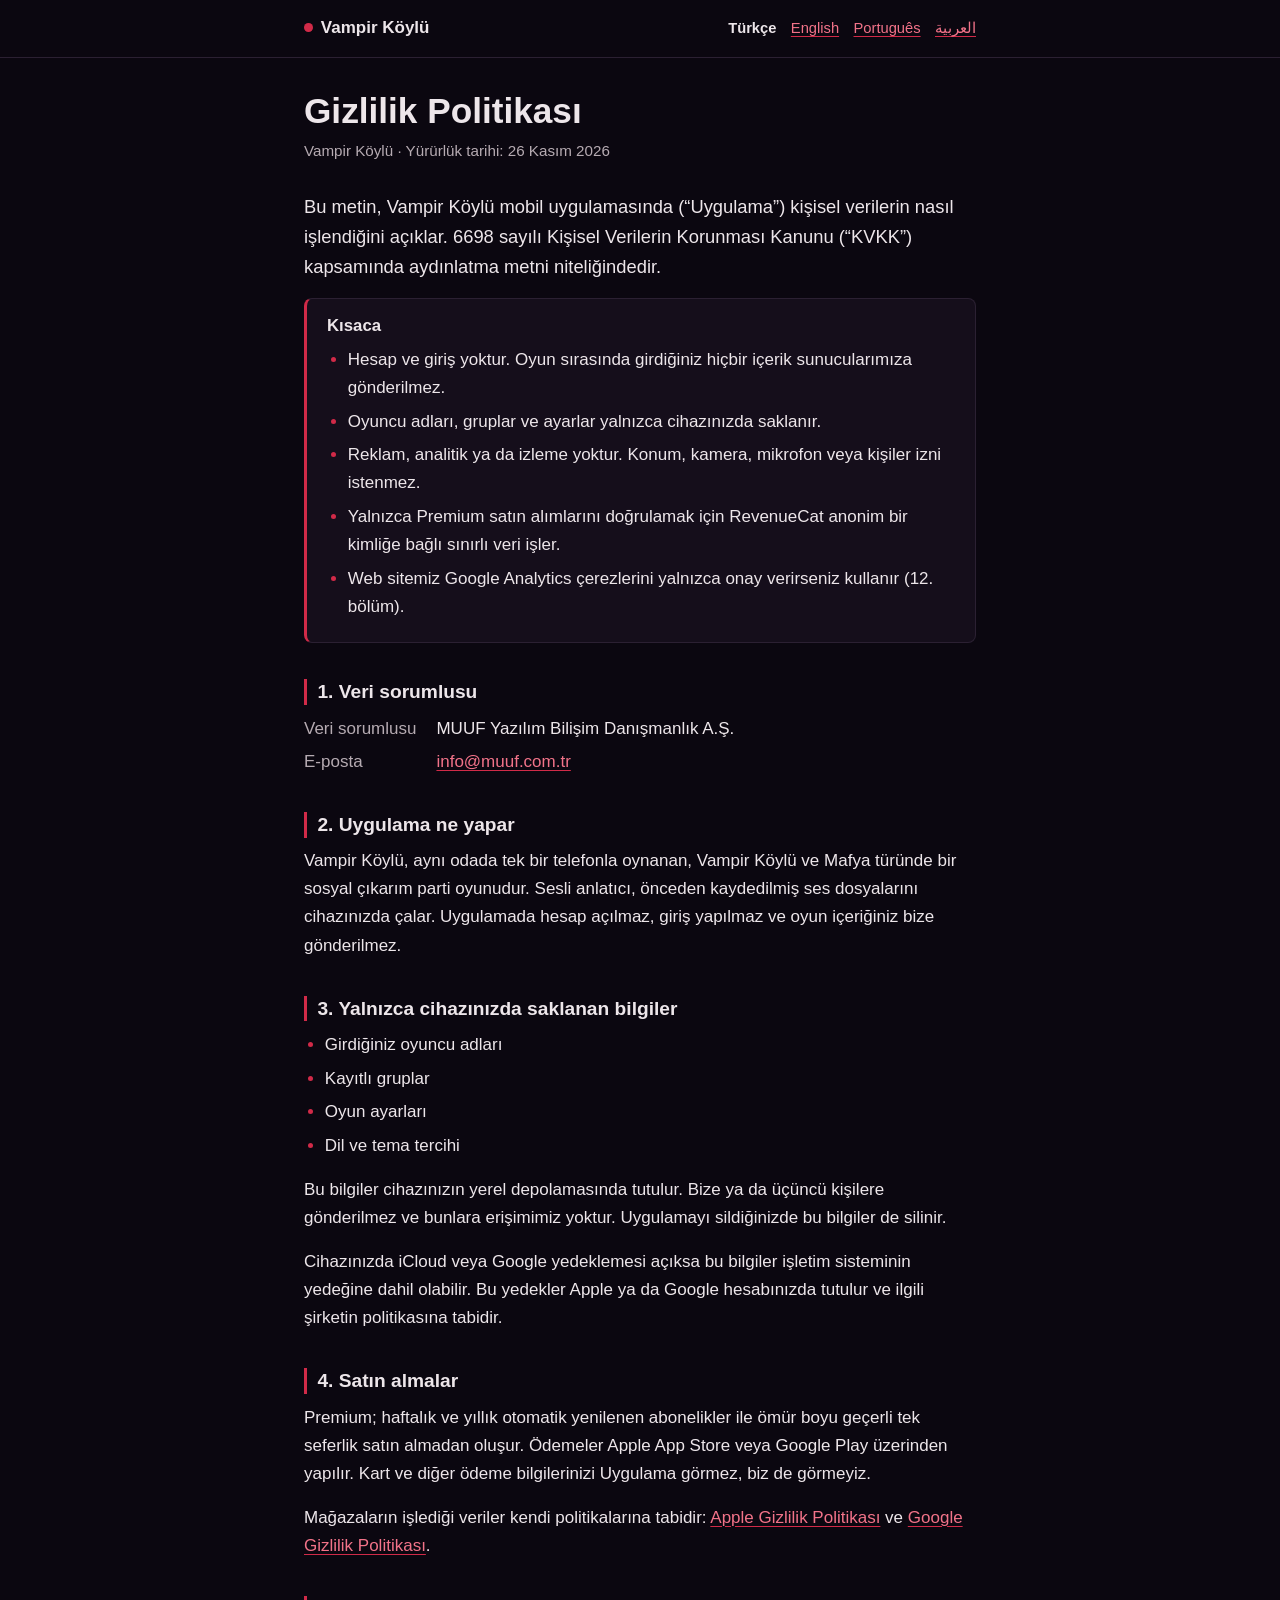
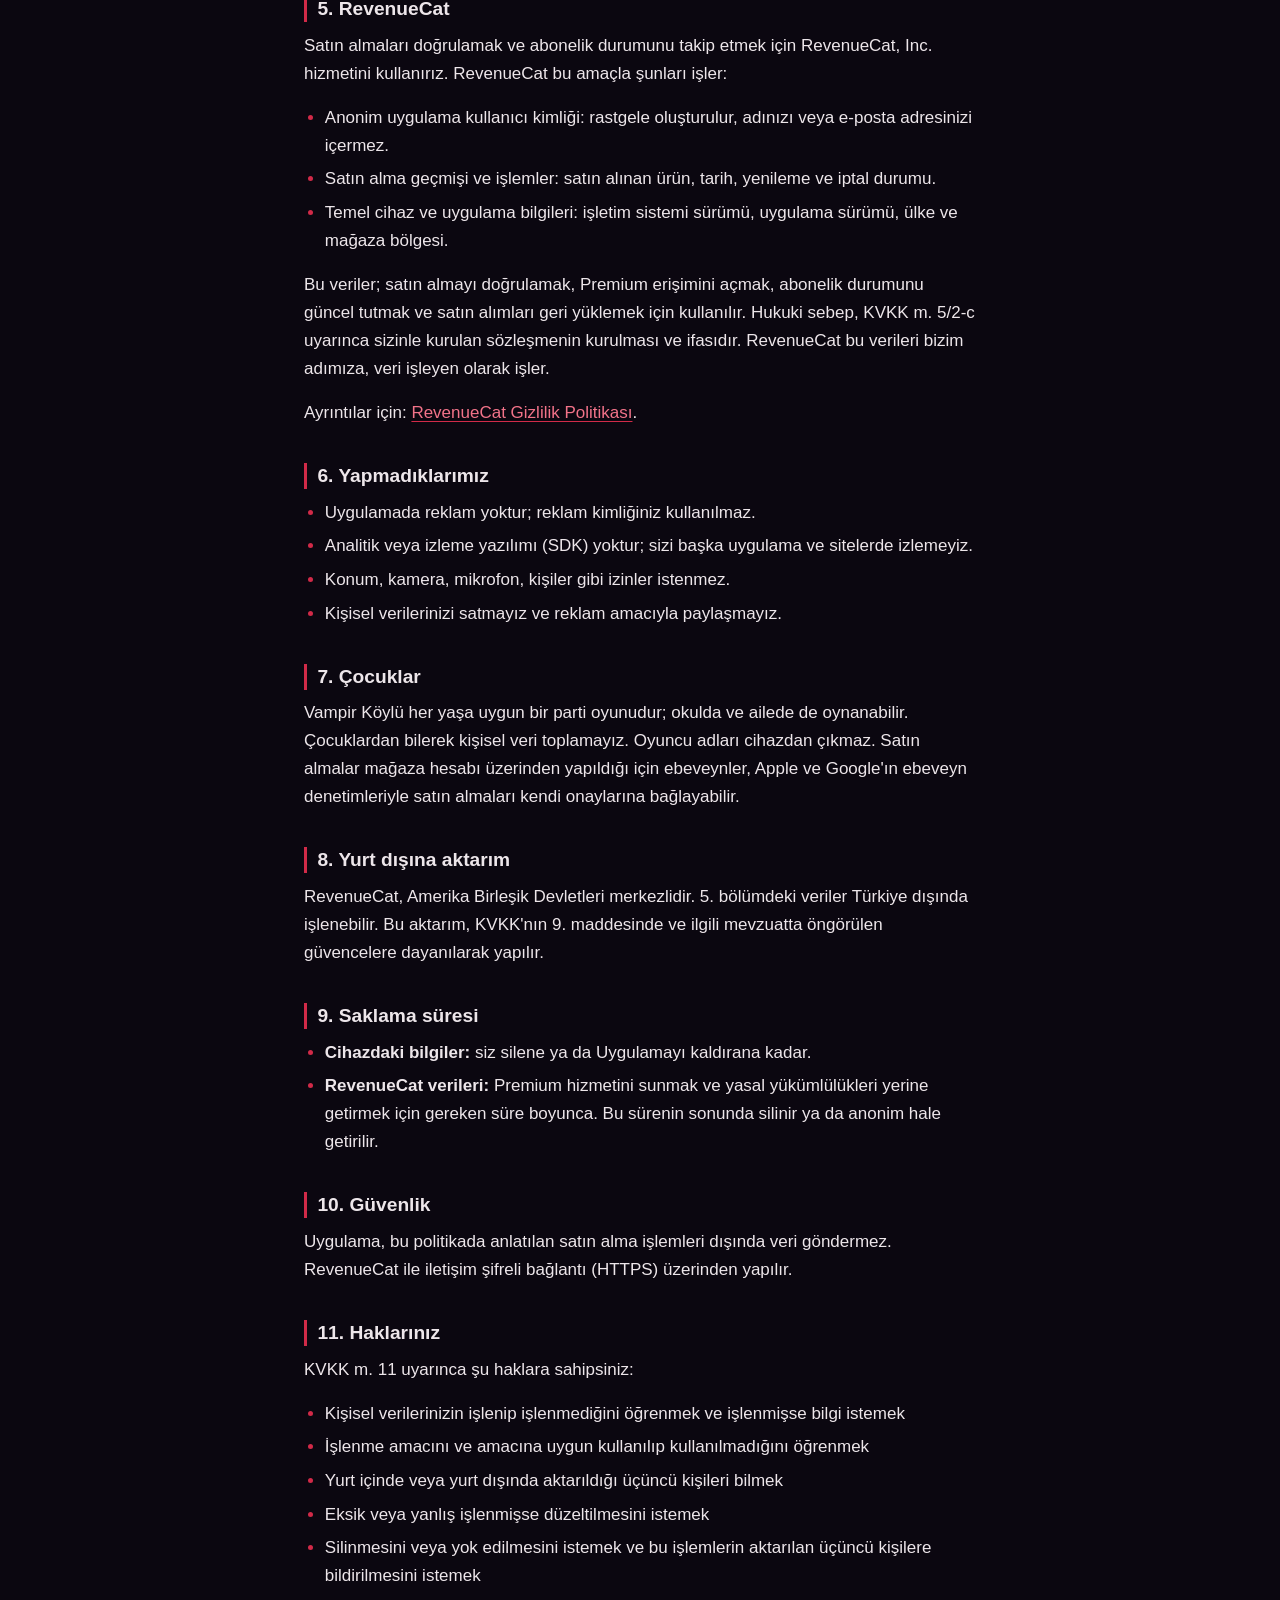
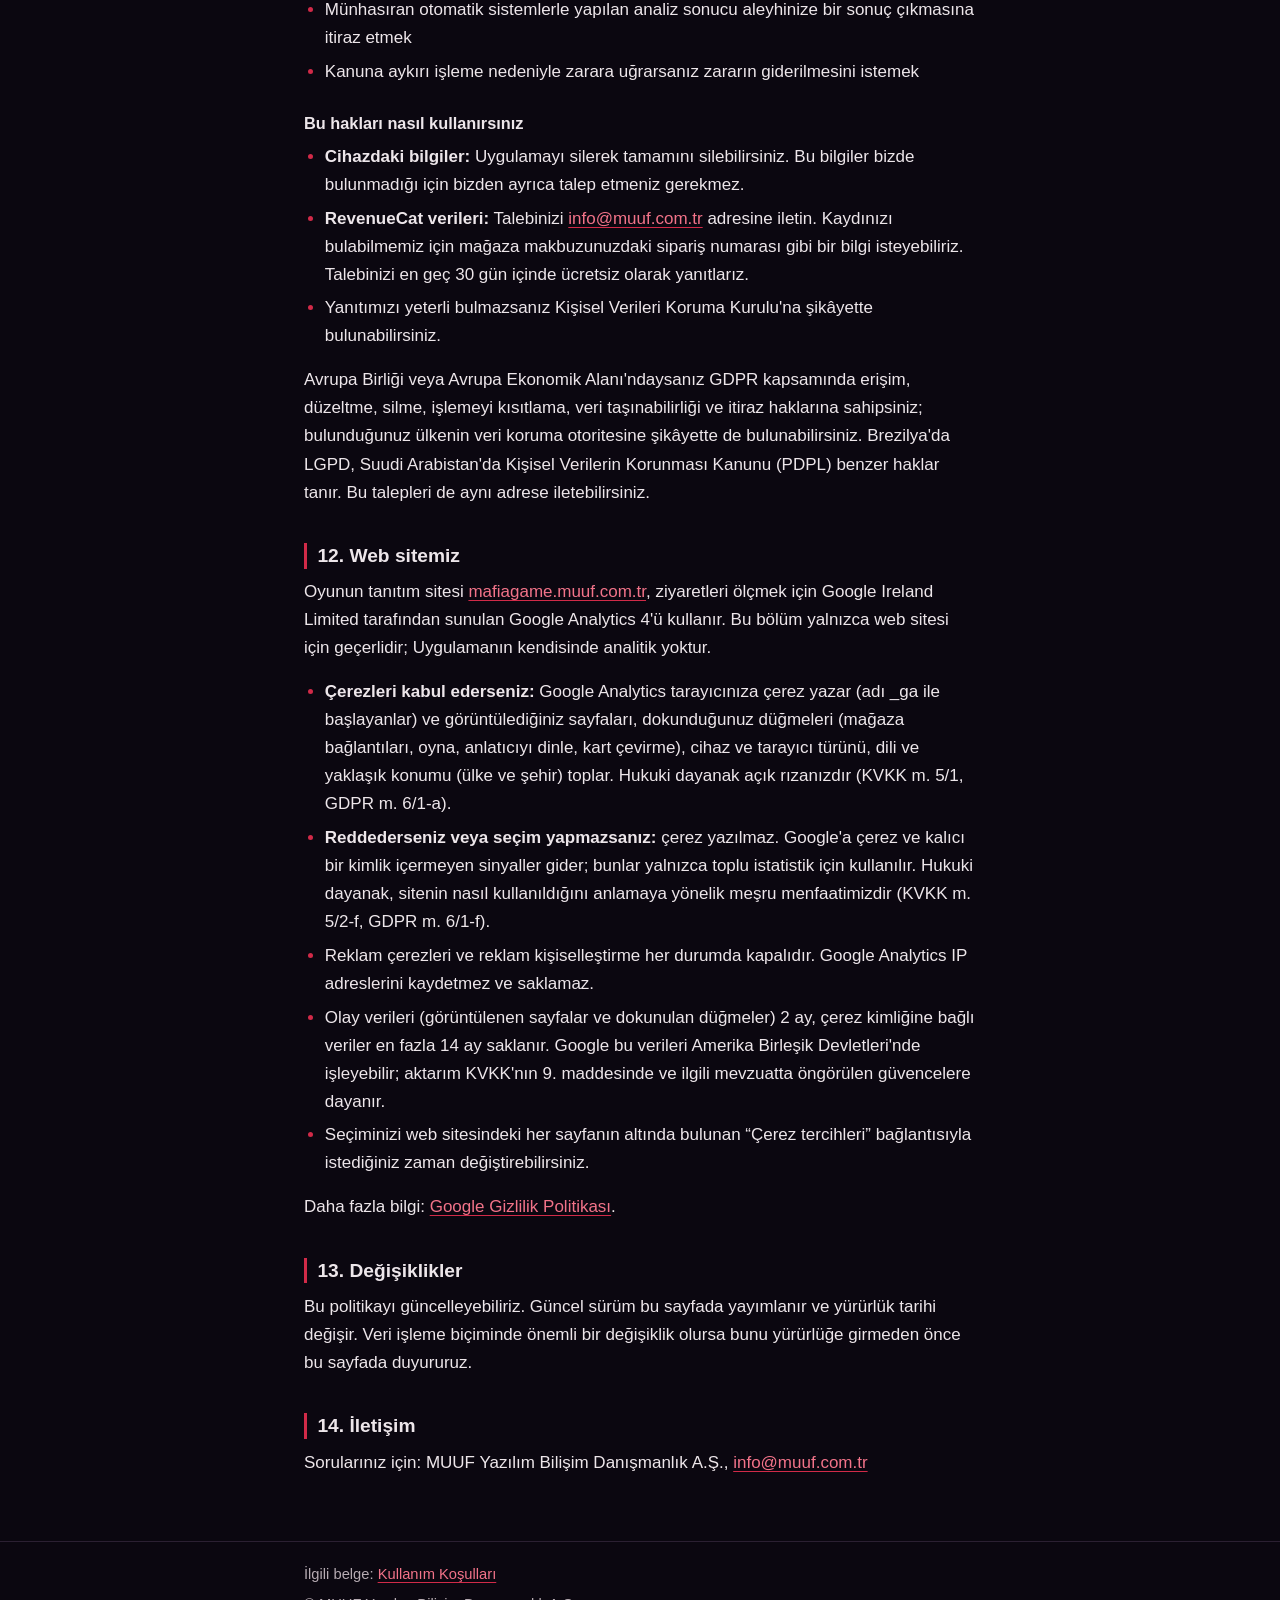
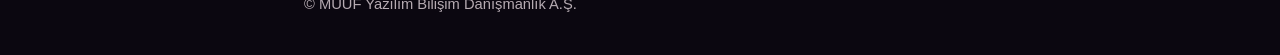
<file: tr/privacy.html>
<!doctype html>
<html lang="tr">
<head>
<meta charset="utf-8">
<meta name="viewport" content="width=device-width, initial-scale=1">
<meta http-equiv="Content-Security-Policy" content="default-src 'none'; style-src 'self'; img-src 'self'; base-uri 'none'; form-action 'none'">
<meta name="referrer" content="no-referrer">
<meta name="color-scheme" content="dark">
<title>Gizlilik Politikası · Vampir Köylü</title>
<meta name="description" content="Vampir Köylü gizlilik politikası ve KVKK aydınlatma metni.">
<link rel="stylesheet" href="../style.css">
</head>
<body>
<header class="site-header">
<div class="wrap">
<a class="brand" href="index.html">Vampir Köylü</a>
<nav aria-label="Dil">
<ul class="langs">
<li><a href="privacy.html" aria-current="page">Türkçe</a></li>
<li><a href="../en/privacy.html" lang="en" hreflang="en">English</a></li>
<li><a href="../pt/privacy.html" lang="pt-BR" hreflang="pt-BR">Português</a></li>
<li><a href="../ar/privacy.html" lang="ar" hreflang="ar" dir="rtl">العربية</a></li>
</ul>
</nav>
</div>
</header>

<main>
<div class="wrap">
<h1>Gizlilik Politikası</h1>
<p class="meta">Vampir Köylü · Yürürlük tarihi: 26 Kasım 2026</p>

<p class="lead">Bu metin, Vampir Köylü mobil uygulamasında (“Uygulama”) kişisel verilerin nasıl işlendiğini açıklar. 6698 sayılı Kişisel Verilerin Korunması Kanunu (“KVKK”) kapsamında aydınlatma metni niteliğindedir.</p>

<section class="summary" aria-labelledby="ozet">
<h2 id="ozet">Kısaca</h2>
<ul>
<li>Hesap ve giriş yoktur. Oyun sırasında girdiğiniz hiçbir içerik sunucularımıza gönderilmez.</li>
<li>Oyuncu adları, gruplar ve ayarlar yalnızca cihazınızda saklanır.</li>
<li>Reklam, analitik ya da izleme yoktur. Konum, kamera, mikrofon veya kişiler izni istenmez.</li>
<li>Yalnızca Premium satın alımlarını doğrulamak için RevenueCat anonim bir kimliğe bağlı sınırlı veri işler.</li>
<li>Web sitemiz Google Analytics çerezlerini yalnızca onay verirseniz kullanır (12. bölüm).</li>
</ul>
</section>

<h2 id="sorumlu">1. Veri sorumlusu</h2>
<dl class="facts">
<dt>Veri sorumlusu</dt>
<dd>MUUF Yazılım Bilişim Danışmanlık A.Ş.</dd>
<dt>E-posta</dt>
<dd><a href="mailto:info@muuf.com.tr">info@muuf.com.tr</a></dd>
</dl>

<h2 id="uygulama">2. Uygulama ne yapar</h2>
<p>Vampir Köylü, aynı odada tek bir telefonla oynanan, Vampir Köylü ve Mafya türünde bir sosyal çıkarım parti oyunudur. Sesli anlatıcı, önceden kaydedilmiş ses dosyalarını cihazınızda çalar. Uygulamada hesap açılmaz, giriş yapılmaz ve oyun içeriğiniz bize gönderilmez.</p>

<h2 id="cihaz">3. Yalnızca cihazınızda saklanan bilgiler</h2>
<ul>
<li>Girdiğiniz oyuncu adları</li>
<li>Kayıtlı gruplar</li>
<li>Oyun ayarları</li>
<li>Dil ve tema tercihi</li>
</ul>
<p>Bu bilgiler cihazınızın yerel depolamasında tutulur. Bize ya da üçüncü kişilere gönderilmez ve bunlara erişimimiz yoktur. Uygulamayı sildiğinizde bu bilgiler de silinir.</p>
<p>Cihazınızda iCloud veya Google yedeklemesi açıksa bu bilgiler işletim sisteminin yedeğine dahil olabilir. Bu yedekler Apple ya da Google hesabınızda tutulur ve ilgili şirketin politikasına tabidir.</p>

<h2 id="satin-alma">4. Satın almalar</h2>
<p>Premium; haftalık ve yıllık otomatik yenilenen abonelikler ile ömür boyu geçerli tek seferlik satın almadan oluşur. Ödemeler Apple App Store veya Google Play üzerinden yapılır. Kart ve diğer ödeme bilgilerinizi Uygulama görmez, biz de görmeyiz.</p>
<p>Mağazaların işlediği veriler kendi politikalarına tabidir: <a href="https://www.apple.com/legal/privacy/" rel="noopener noreferrer">Apple Gizlilik Politikası</a> ve <a href="https://policies.google.com/privacy?hl=tr" rel="noopener noreferrer">Google Gizlilik Politikası</a>.</p>

<h2 id="revenuecat">5. RevenueCat</h2>
<p>Satın almaları doğrulamak ve abonelik durumunu takip etmek için RevenueCat, Inc. hizmetini kullanırız. RevenueCat bu amaçla şunları işler:</p>
<ul>
<li>Anonim uygulama kullanıcı kimliği: rastgele oluşturulur, adınızı veya e-posta adresinizi içermez.</li>
<li>Satın alma geçmişi ve işlemler: satın alınan ürün, tarih, yenileme ve iptal durumu.</li>
<li>Temel cihaz ve uygulama bilgileri: işletim sistemi sürümü, uygulama sürümü, ülke ve mağaza bölgesi.</li>
</ul>
<p>Bu veriler; satın almayı doğrulamak, Premium erişimini açmak, abonelik durumunu güncel tutmak ve satın alımları geri yüklemek için kullanılır. Hukuki sebep, KVKK m. 5/2-c uyarınca sizinle kurulan sözleşmenin kurulması ve ifasıdır. RevenueCat bu verileri bizim adımıza, veri işleyen olarak işler.</p>
<p>Ayrıntılar için: <a href="https://www.revenuecat.com/privacy" rel="noopener noreferrer">RevenueCat Gizlilik Politikası</a>.</p>

<h2 id="yapmadiklarimiz">6. Yapmadıklarımız</h2>
<ul>
<li>Uygulamada reklam yoktur; reklam kimliğiniz kullanılmaz.</li>
<li>Analitik veya izleme yazılımı (SDK) yoktur; sizi başka uygulama ve sitelerde izlemeyiz.</li>
<li>Konum, kamera, mikrofon, kişiler gibi izinler istenmez.</li>
<li>Kişisel verilerinizi satmayız ve reklam amacıyla paylaşmayız.</li>
</ul>

<h2 id="cocuklar">7. Çocuklar</h2>
<p>Vampir Köylü her yaşa uygun bir parti oyunudur; okulda ve ailede de oynanabilir. Çocuklardan bilerek kişisel veri toplamayız. Oyuncu adları cihazdan çıkmaz. Satın almalar mağaza hesabı üzerinden yapıldığı için ebeveynler, Apple ve Google'ın ebeveyn denetimleriyle satın almaları kendi onaylarına bağlayabilir.</p>

<h2 id="aktarim">8. Yurt dışına aktarım</h2>
<p>RevenueCat, Amerika Birleşik Devletleri merkezlidir. 5. bölümdeki veriler Türkiye dışında işlenebilir. Bu aktarım, KVKK'nın 9. maddesinde ve ilgili mevzuatta öngörülen güvencelere dayanılarak yapılır.</p>

<h2 id="saklama">9. Saklama süresi</h2>
<ul>
<li><strong>Cihazdaki bilgiler:</strong> siz silene ya da Uygulamayı kaldırana kadar.</li>
<li><strong>RevenueCat verileri:</strong> Premium hizmetini sunmak ve yasal yükümlülükleri yerine getirmek için gereken süre boyunca. Bu sürenin sonunda silinir ya da anonim hale getirilir.</li>
</ul>

<h2 id="guvenlik">10. Güvenlik</h2>
<p>Uygulama, bu politikada anlatılan satın alma işlemleri dışında veri göndermez. RevenueCat ile iletişim şifreli bağlantı (HTTPS) üzerinden yapılır.</p>

<h2 id="haklar">11. Haklarınız</h2>
<p>KVKK m. 11 uyarınca şu haklara sahipsiniz:</p>
<ul>
<li>Kişisel verilerinizin işlenip işlenmediğini öğrenmek ve işlenmişse bilgi istemek</li>
<li>İşlenme amacını ve amacına uygun kullanılıp kullanılmadığını öğrenmek</li>
<li>Yurt içinde veya yurt dışında aktarıldığı üçüncü kişileri bilmek</li>
<li>Eksik veya yanlış işlenmişse düzeltilmesini istemek</li>
<li>Silinmesini veya yok edilmesini istemek ve bu işlemlerin aktarılan üçüncü kişilere bildirilmesini istemek</li>
<li>Münhasıran otomatik sistemlerle yapılan analiz sonucu aleyhinize bir sonuç çıkmasına itiraz etmek</li>
<li>Kanuna aykırı işleme nedeniyle zarara uğrarsanız zararın giderilmesini istemek</li>
</ul>
<h3>Bu hakları nasıl kullanırsınız</h3>
<ul>
<li><strong>Cihazdaki bilgiler:</strong> Uygulamayı silerek tamamını silebilirsiniz. Bu bilgiler bizde bulunmadığı için bizden ayrıca talep etmeniz gerekmez.</li>
<li><strong>RevenueCat verileri:</strong> Talebinizi <a href="mailto:info@muuf.com.tr">info@muuf.com.tr</a> adresine iletin. Kaydınızı bulabilmemiz için mağaza makbuzunuzdaki sipariş numarası gibi bir bilgi isteyebiliriz. Talebinizi en geç 30 gün içinde ücretsiz olarak yanıtlarız.</li>
<li>Yanıtımızı yeterli bulmazsanız Kişisel Verileri Koruma Kurulu'na şikâyette bulunabilirsiniz.</li>
</ul>
<p>Avrupa Birliği veya Avrupa Ekonomik Alanı'ndaysanız GDPR kapsamında erişim, düzeltme, silme, işlemeyi kısıtlama, veri taşınabilirliği ve itiraz haklarına sahipsiniz; bulunduğunuz ülkenin veri koruma otoritesine şikâyette de bulunabilirsiniz. Brezilya'da LGPD, Suudi Arabistan'da Kişisel Verilerin Korunması Kanunu (PDPL) benzer haklar tanır. Bu talepleri de aynı adrese iletebilirsiniz.</p>

<h2 id="web">12. Web sitemiz</h2>
<p>Oyunun tanıtım sitesi <a href="https://mafiagame.muuf.com.tr/">mafiagame.muuf.com.tr</a>, ziyaretleri ölçmek için Google Ireland Limited tarafından sunulan Google Analytics 4'ü kullanır. Bu bölüm yalnızca web sitesi için geçerlidir; Uygulamanın kendisinde analitik yoktur.</p>
<ul>
<li><strong>Çerezleri kabul ederseniz:</strong> Google Analytics tarayıcınıza çerez yazar (adı _ga ile başlayanlar) ve görüntülediğiniz sayfaları, dokunduğunuz düğmeleri (mağaza bağlantıları, oyna, anlatıcıyı dinle, kart çevirme), cihaz ve tarayıcı türünü, dili ve yaklaşık konumu (ülke ve şehir) toplar. Hukuki dayanak açık rızanızdır (KVKK m. 5/1, GDPR m. 6/1-a).</li>
<li><strong>Reddederseniz veya seçim yapmazsanız:</strong> çerez yazılmaz. Google'a çerez ve kalıcı bir kimlik içermeyen sinyaller gider; bunlar yalnızca toplu istatistik için kullanılır. Hukuki dayanak, sitenin nasıl kullanıldığını anlamaya yönelik meşru menfaatimizdir (KVKK m. 5/2-f, GDPR m. 6/1-f).</li>
<li>Reklam çerezleri ve reklam kişiselleştirme her durumda kapalıdır. Google Analytics IP adreslerini kaydetmez ve saklamaz.</li>
<li>Olay verileri (görüntülenen sayfalar ve dokunulan düğmeler) 2 ay, çerez kimliğine bağlı veriler en fazla 14 ay saklanır. Google bu verileri Amerika Birleşik Devletleri'nde işleyebilir; aktarım KVKK'nın 9. maddesinde ve ilgili mevzuatta öngörülen güvencelere dayanır.</li>
<li>Seçiminizi web sitesindeki her sayfanın altında bulunan “Çerez tercihleri” bağlantısıyla istediğiniz zaman değiştirebilirsiniz.</li>
</ul>
<p>Daha fazla bilgi: <a href="https://policies.google.com/privacy?hl=tr" rel="noopener noreferrer">Google Gizlilik Politikası</a>.</p>

<h2 id="degisiklikler">13. Değişiklikler</h2>
<p>Bu politikayı güncelleyebiliriz. Güncel sürüm bu sayfada yayımlanır ve yürürlük tarihi değişir. Veri işleme biçiminde önemli bir değişiklik olursa bunu yürürlüğe girmeden önce bu sayfada duyururuz.</p>

<h2 id="iletisim">14. İletişim</h2>
<p>Sorularınız için: MUUF Yazılım Bilişim Danışmanlık A.Ş., <a href="mailto:info@muuf.com.tr">info@muuf.com.tr</a></p>
</div>
</main>

<footer class="site-footer">
<div class="wrap">
<p>İlgili belge: <a href="terms.html">Kullanım Koşulları</a></p>
<p>© MUUF Yazılım Bilişim Danışmanlık A.Ş.</p>
</div>
</footer>
</body>
</html>
</file>
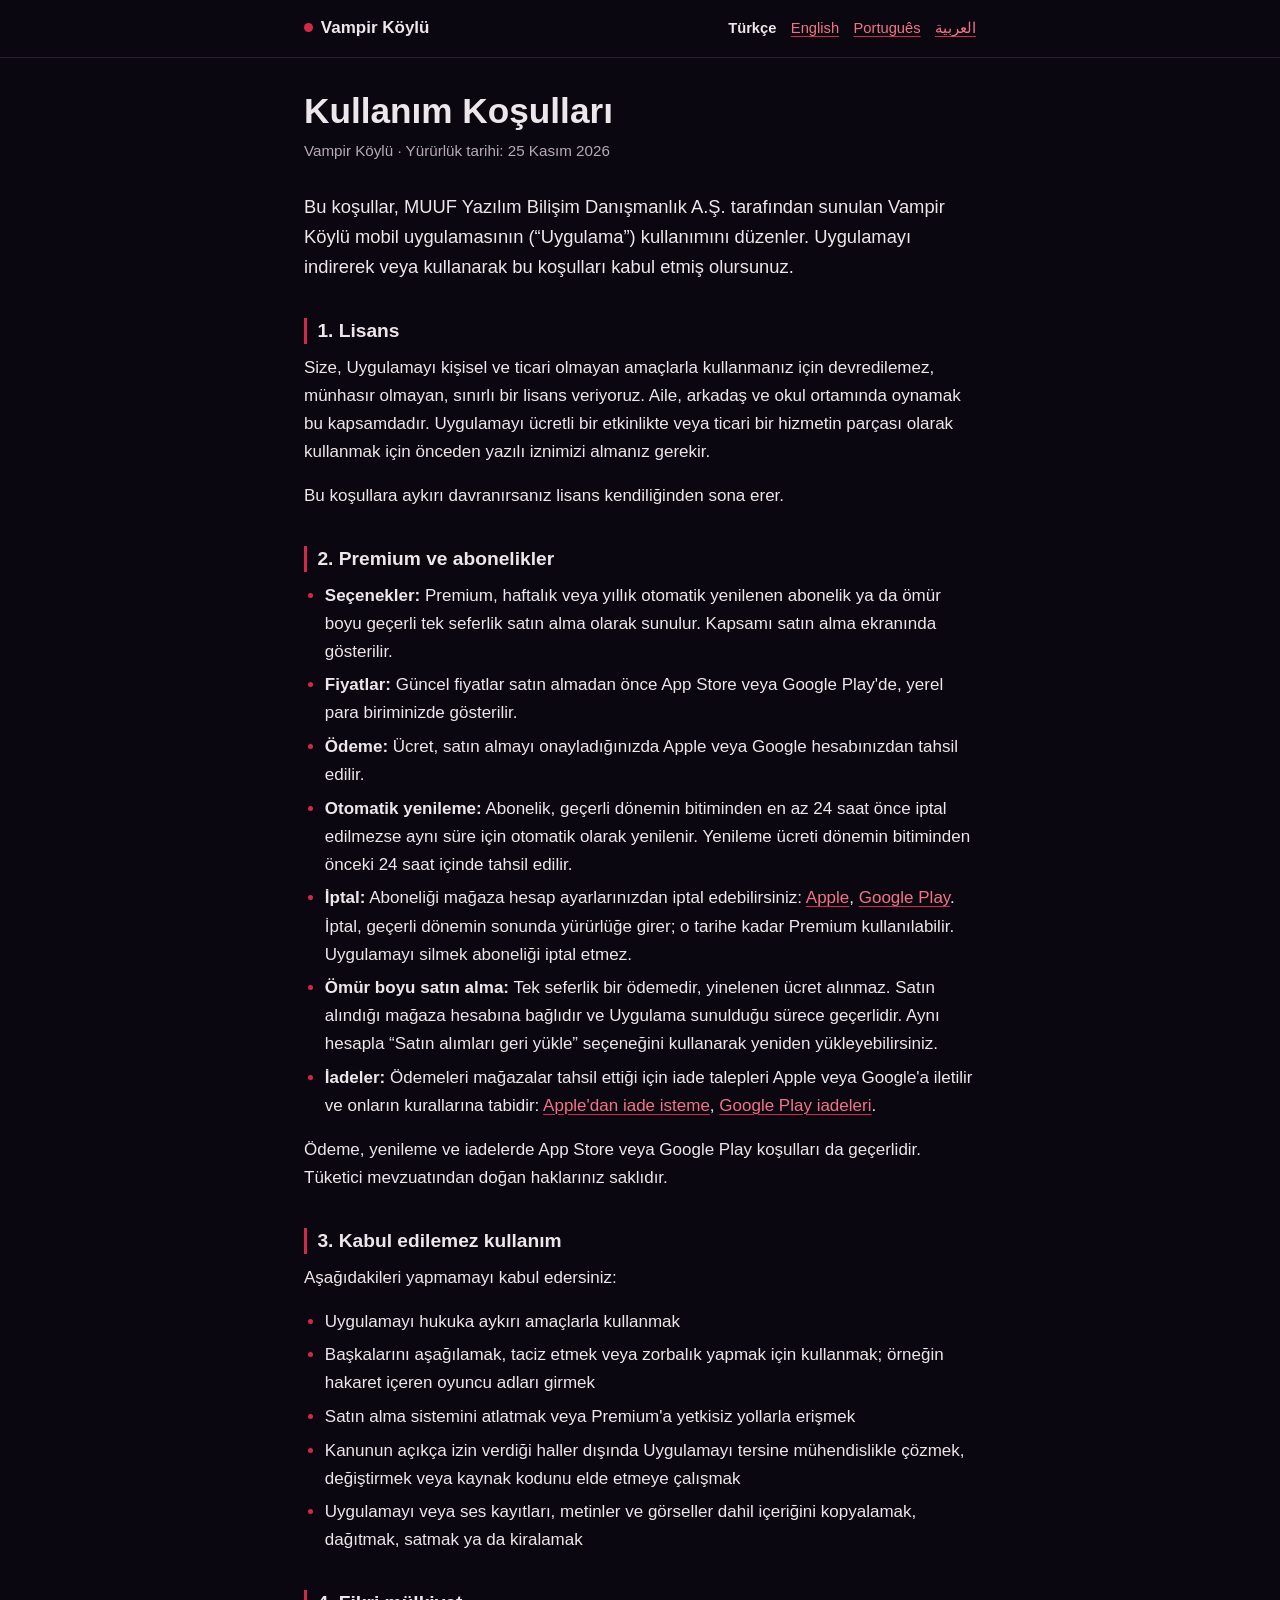
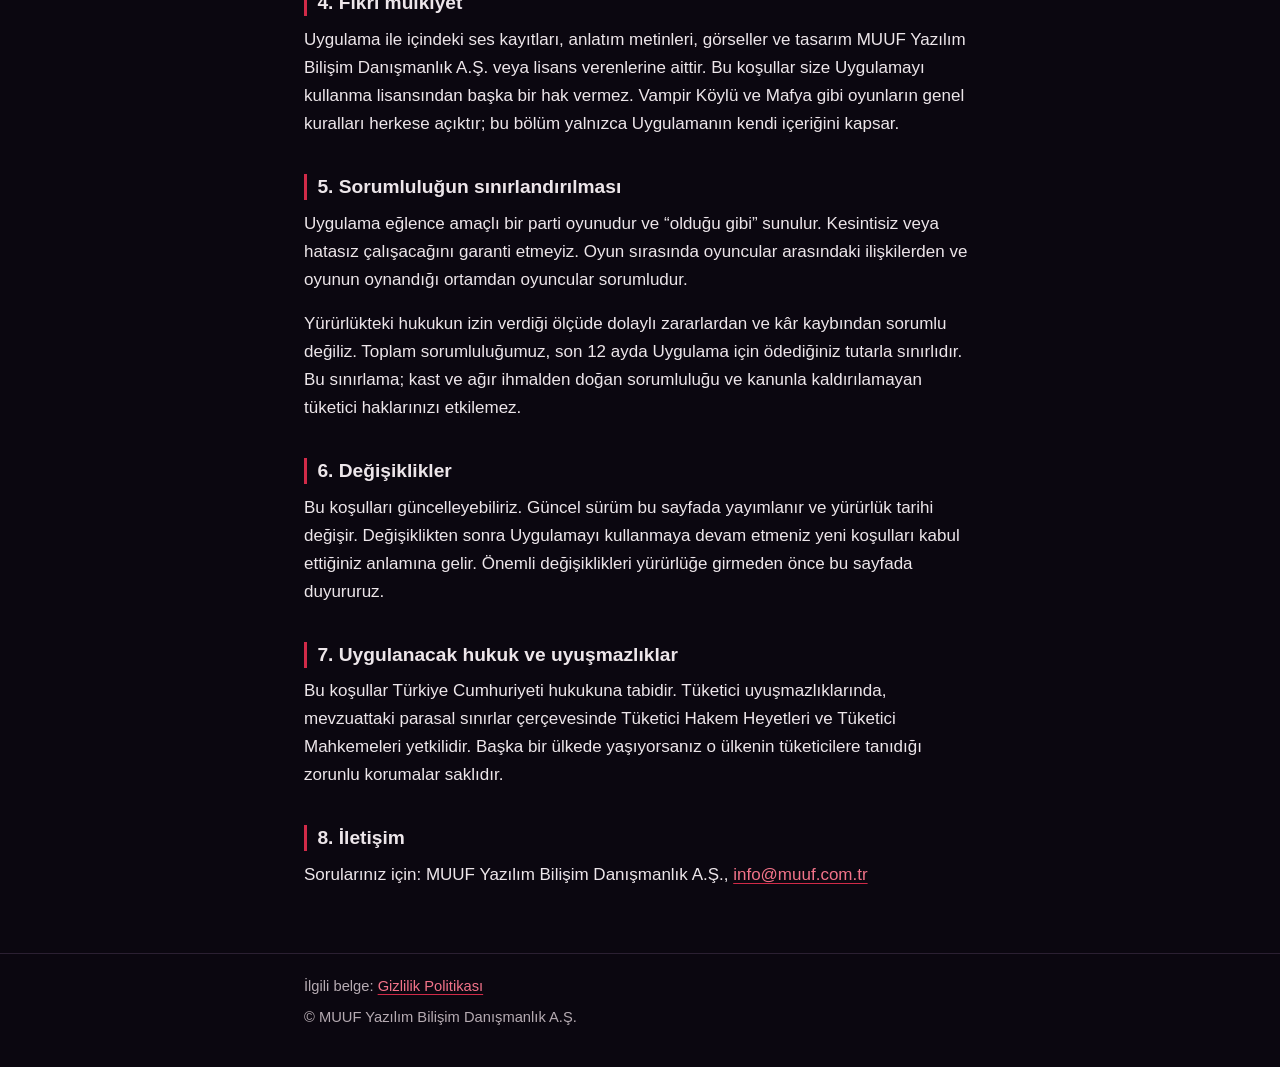
<file: tr/terms.html>
<!doctype html>
<html lang="tr">
<head>
<meta charset="utf-8">
<meta name="viewport" content="width=device-width, initial-scale=1">
<meta http-equiv="Content-Security-Policy" content="default-src 'none'; style-src 'self'; img-src 'self'; base-uri 'none'; form-action 'none'">
<meta name="referrer" content="no-referrer">
<meta name="color-scheme" content="dark">
<title>Kullanım Koşulları · Vampir Köylü</title>
<meta name="description" content="Vampir Köylü kullanım koşulları, Premium ve abonelik şartları.">
<link rel="stylesheet" href="../style.css">
</head>
<body>
<header class="site-header">
<div class="wrap">
<a class="brand" href="index.html">Vampir Köylü</a>
<nav aria-label="Dil">
<ul class="langs">
<li><a href="terms.html" aria-current="page">Türkçe</a></li>
<li><a href="../en/terms.html" lang="en" hreflang="en">English</a></li>
<li><a href="../pt/terms.html" lang="pt-BR" hreflang="pt-BR">Português</a></li>
<li><a href="../ar/terms.html" lang="ar" hreflang="ar" dir="rtl">العربية</a></li>
</ul>
</nav>
</div>
</header>

<main>
<div class="wrap">
<h1>Kullanım Koşulları</h1>
<p class="meta">Vampir Köylü · Yürürlük tarihi: 25 Kasım 2026</p>

<p class="lead">Bu koşullar, MUUF Yazılım Bilişim Danışmanlık A.Ş. tarafından sunulan Vampir Köylü mobil uygulamasının (“Uygulama”) kullanımını düzenler. Uygulamayı indirerek veya kullanarak bu koşulları kabul etmiş olursunuz.</p>

<h2 id="lisans">1. Lisans</h2>
<p>Size, Uygulamayı kişisel ve ticari olmayan amaçlarla kullanmanız için devredilemez, münhasır olmayan, sınırlı bir lisans veriyoruz. Aile, arkadaş ve okul ortamında oynamak bu kapsamdadır. Uygulamayı ücretli bir etkinlikte veya ticari bir hizmetin parçası olarak kullanmak için önceden yazılı iznimizi almanız gerekir.</p>
<p>Bu koşullara aykırı davranırsanız lisans kendiliğinden sona erer.</p>

<h2 id="premium">2. Premium ve abonelikler</h2>
<ul>
<li><strong>Seçenekler:</strong> Premium, haftalık veya yıllık otomatik yenilenen abonelik ya da ömür boyu geçerli tek seferlik satın alma olarak sunulur. Kapsamı satın alma ekranında gösterilir.</li>
<li><strong>Fiyatlar:</strong> Güncel fiyatlar satın almadan önce App Store veya Google Play'de, yerel para biriminizde gösterilir.</li>
<li><strong>Ödeme:</strong> Ücret, satın almayı onayladığınızda Apple veya Google hesabınızdan tahsil edilir.</li>
<li><strong>Otomatik yenileme:</strong> Abonelik, geçerli dönemin bitiminden en az 24 saat önce iptal edilmezse aynı süre için otomatik olarak yenilenir. Yenileme ücreti dönemin bitiminden önceki 24 saat içinde tahsil edilir.</li>
<li><strong>İptal:</strong> Aboneliği mağaza hesap ayarlarınızdan iptal edebilirsiniz: <a href="https://support.apple.com/118428" rel="noopener noreferrer">Apple</a>, <a href="https://support.google.com/googleplay/answer/7018481?hl=tr" rel="noopener noreferrer">Google Play</a>. İptal, geçerli dönemin sonunda yürürlüğe girer; o tarihe kadar Premium kullanılabilir. Uygulamayı silmek aboneliği iptal etmez.</li>
<li><strong>Ömür boyu satın alma:</strong> Tek seferlik bir ödemedir, yinelenen ücret alınmaz. Satın alındığı mağaza hesabına bağlıdır ve Uygulama sunulduğu sürece geçerlidir. Aynı hesapla “Satın alımları geri yükle” seçeneğini kullanarak yeniden yükleyebilirsiniz.</li>
<li><strong>İadeler:</strong> Ödemeleri mağazalar tahsil ettiği için iade talepleri Apple veya Google'a iletilir ve onların kurallarına tabidir: <a href="https://support.apple.com/118223" rel="noopener noreferrer">Apple'dan iade isteme</a>, <a href="https://support.google.com/googleplay/answer/2479637?hl=tr" rel="noopener noreferrer">Google Play iadeleri</a>.</li>
</ul>
<p>Ödeme, yenileme ve iadelerde App Store veya Google Play koşulları da geçerlidir. Tüketici mevzuatından doğan haklarınız saklıdır.</p>

<h2 id="kullanim">3. Kabul edilemez kullanım</h2>
<p>Aşağıdakileri yapmamayı kabul edersiniz:</p>
<ul>
<li>Uygulamayı hukuka aykırı amaçlarla kullanmak</li>
<li>Başkalarını aşağılamak, taciz etmek veya zorbalık yapmak için kullanmak; örneğin hakaret içeren oyuncu adları girmek</li>
<li>Satın alma sistemini atlatmak veya Premium'a yetkisiz yollarla erişmek</li>
<li>Kanunun açıkça izin verdiği haller dışında Uygulamayı tersine mühendislikle çözmek, değiştirmek veya kaynak kodunu elde etmeye çalışmak</li>
<li>Uygulamayı veya ses kayıtları, metinler ve görseller dahil içeriğini kopyalamak, dağıtmak, satmak ya da kiralamak</li>
</ul>

<h2 id="fikri-mulkiyet">4. Fikri mülkiyet</h2>
<p>Uygulama ile içindeki ses kayıtları, anlatım metinleri, görseller ve tasarım MUUF Yazılım Bilişim Danışmanlık A.Ş. veya lisans verenlerine aittir. Bu koşullar size Uygulamayı kullanma lisansından başka bir hak vermez. Vampir Köylü ve Mafya gibi oyunların genel kuralları herkese açıktır; bu bölüm yalnızca Uygulamanın kendi içeriğini kapsar.</p>

<h2 id="sorumluluk">5. Sorumluluğun sınırlandırılması</h2>
<p>Uygulama eğlence amaçlı bir parti oyunudur ve “olduğu gibi” sunulur. Kesintisiz veya hatasız çalışacağını garanti etmeyiz. Oyun sırasında oyuncular arasındaki ilişkilerden ve oyunun oynandığı ortamdan oyuncular sorumludur.</p>
<p>Yürürlükteki hukukun izin verdiği ölçüde dolaylı zararlardan ve kâr kaybından sorumlu değiliz. Toplam sorumluluğumuz, son 12 ayda Uygulama için ödediğiniz tutarla sınırlıdır. Bu sınırlama; kast ve ağır ihmalden doğan sorumluluğu ve kanunla kaldırılamayan tüketici haklarınızı etkilemez.</p>

<h2 id="degisiklikler">6. Değişiklikler</h2>
<p>Bu koşulları güncelleyebiliriz. Güncel sürüm bu sayfada yayımlanır ve yürürlük tarihi değişir. Değişiklikten sonra Uygulamayı kullanmaya devam etmeniz yeni koşulları kabul ettiğiniz anlamına gelir. Önemli değişiklikleri yürürlüğe girmeden önce bu sayfada duyururuz.</p>

<h2 id="hukuk">7. Uygulanacak hukuk ve uyuşmazlıklar</h2>
<p>Bu koşullar Türkiye Cumhuriyeti hukukuna tabidir. Tüketici uyuşmazlıklarında, mevzuattaki parasal sınırlar çerçevesinde Tüketici Hakem Heyetleri ve Tüketici Mahkemeleri yetkilidir. Başka bir ülkede yaşıyorsanız o ülkenin tüketicilere tanıdığı zorunlu korumalar saklıdır.</p>

<h2 id="iletisim">8. İletişim</h2>
<p>Sorularınız için: MUUF Yazılım Bilişim Danışmanlık A.Ş., <a href="mailto:info@muuf.com.tr">info@muuf.com.tr</a></p>
</div>
</main>

<footer class="site-footer">
<div class="wrap">
<p>İlgili belge: <a href="privacy.html">Gizlilik Politikası</a></p>
<p>© MUUF Yazılım Bilişim Danışmanlık A.Ş.</p>
</div>
</footer>
</body>
</html>
</file>
<file: style.css>
/* Ortak stil. Harici font, script veya izleyici yok. */

:root {
  --bg: #0B0710;
  --surface: #150E1B;
  --border: #2B2032;
  --text: #EDE6EA;
  --muted: #B6ABB2;
  --accent: #D12A48;
  /* #D12A48 koyu zeminde gövde metni için yeterli kontrast vermez;
     bağlantı metni için açık tonu kullanılır, alt çizgi vurgu rengindedir. */
  --link: #F27389;
  color-scheme: dark;
}

*,
*::before,
*::after {
  box-sizing: border-box;
}

html {
  -webkit-text-size-adjust: 100%;
  text-size-adjust: 100%;
}

body {
  margin: 0;
  background: var(--bg);
  color: var(--text);
  font-family: -apple-system, BlinkMacSystemFont, "Segoe UI", Roboto, "Helvetica Neue", Arial, "Noto Sans", sans-serif;
  font-size: 1.0625rem;
  line-height: 1.65;
  overflow-wrap: break-word;
}

html:lang(ar) body {
  font-family: "Geeza Pro", "Noto Naskh Arabic", "Noto Sans Arabic", "Segoe UI", Tahoma, sans-serif;
  font-size: 1.125rem;
  line-height: 1.85;
}

.wrap {
  max-width: 44rem;
  margin: 0 auto;
  padding: 0 1rem;
}

/* Üst bar */

.site-header {
  border-bottom: 1px solid var(--border);
}

.site-header .wrap {
  display: flex;
  flex-wrap: wrap;
  align-items: center;
  justify-content: space-between;
  gap: 0.5rem 1.25rem;
  padding-block: 0.9rem;
}

.brand {
  color: var(--text);
  font-weight: 700;
  text-decoration: none;
}

.brand::before {
  content: "";
  display: inline-block;
  width: 0.55rem;
  height: 0.55rem;
  margin-inline-end: 0.5rem;
  border-radius: 50%;
  background: var(--accent);
  vertical-align: 0.1em;
}

.langs {
  display: flex;
  flex-wrap: wrap;
  gap: 0.25rem 0.9rem;
  margin: 0;
  padding: 0;
  list-style: none;
  font-size: 0.92rem;
}

.langs li {
  margin: 0;
}

.langs a[aria-current="page"] {
  color: var(--text);
  font-weight: 600;
  text-decoration: none;
}

/* İçerik */

main {
  padding-block: 2rem 3rem;
}

h1 {
  margin: 0 0 0.4rem;
  font-size: clamp(1.7rem, 6vw, 2.2rem);
  line-height: 1.2;
}

h2 {
  margin: 2.25rem 0 0.6rem;
  padding-inline-start: 0.65rem;
  border-inline-start: 3px solid var(--accent);
  font-size: 1.2rem;
  line-height: 1.35;
}

h3 {
  margin: 1.5rem 0 0.4rem;
  font-size: 1.02rem;
}

p,
ul,
ol,
dl {
  margin: 0 0 1rem;
}

ul,
ol {
  padding-inline-start: 1.3rem;
}

li {
  margin-bottom: 0.35rem;
}

li::marker {
  color: var(--accent);
}

strong {
  font-weight: 650;
}

.meta {
  margin: 0 0 1.75rem;
  color: var(--muted);
  font-size: 0.95rem;
}

.lead {
  font-size: 1.08em;
}

a {
  color: var(--link);
  text-decoration: underline;
  text-decoration-color: var(--accent);
  text-decoration-thickness: 1px;
  text-underline-offset: 0.2em;
  overflow-wrap: anywhere;
}

a:hover {
  text-decoration-thickness: 2px;
}

a:focus-visible {
  outline: 2px solid var(--link);
  outline-offset: 2px;
  border-radius: 2px;
}

.summary {
  margin: 0 0 2rem;
  padding: 1rem 1.25rem;
  background: var(--surface);
  border: 1px solid var(--border);
  border-inline-start: 3px solid var(--accent);
  border-radius: 0.5rem;
}

.summary h2 {
  margin: 0 0 0.5rem;
  padding: 0;
  border: 0;
  font-size: 1.05rem;
}

.summary ul {
  margin: 0;
}

.facts {
  display: grid;
  grid-template-columns: max-content 1fr;
  gap: 0.3rem 1.25rem;
}

.facts dt {
  color: var(--muted);
}

.facts dd {
  margin: 0;
}

@media (max-width: 30rem) {
  .facts {
    grid-template-columns: 1fr;
    gap: 0;
  }

  .facts dd {
    margin-bottom: 0.6rem;
  }
}

/* Dil ve belge kartları */

.cards {
  display: grid;
  gap: 0.75rem;
  margin: 1.5rem 0;
  padding: 0;
  list-style: none;
}

.cards li {
  margin: 0;
}

.cards a {
  display: block;
  padding: 1rem 1.25rem;
  background: var(--surface);
  border: 1px solid var(--border);
  border-radius: 0.6rem;
  color: var(--text);
  font-weight: 600;
  text-decoration: none;
}

.cards a:hover,
.cards a:focus-visible {
  border-color: var(--accent);
}

.cards small {
  display: block;
  margin-top: 0.15rem;
  color: var(--muted);
  font-size: 0.93rem;
  font-weight: 400;
}

@media (min-width: 36rem) {
  .cards.two {
    grid-template-columns: 1fr 1fr;
  }
}

/* Alt bilgi */

.site-footer {
  border-top: 1px solid var(--border);
  color: var(--muted);
  font-size: 0.92rem;
}

.site-footer .wrap {
  padding-block: 1.25rem 2rem;
}

.site-footer p {
  margin: 0 0 0.4rem;
}

::selection {
  background: var(--accent);
  color: #fff;
}

@media print {
  body {
    background: #fff;
    color: #000;
  }

  a {
    color: #000;
  }

  .site-header nav,
  .summary {
    background: none;
  }
}
</file>
